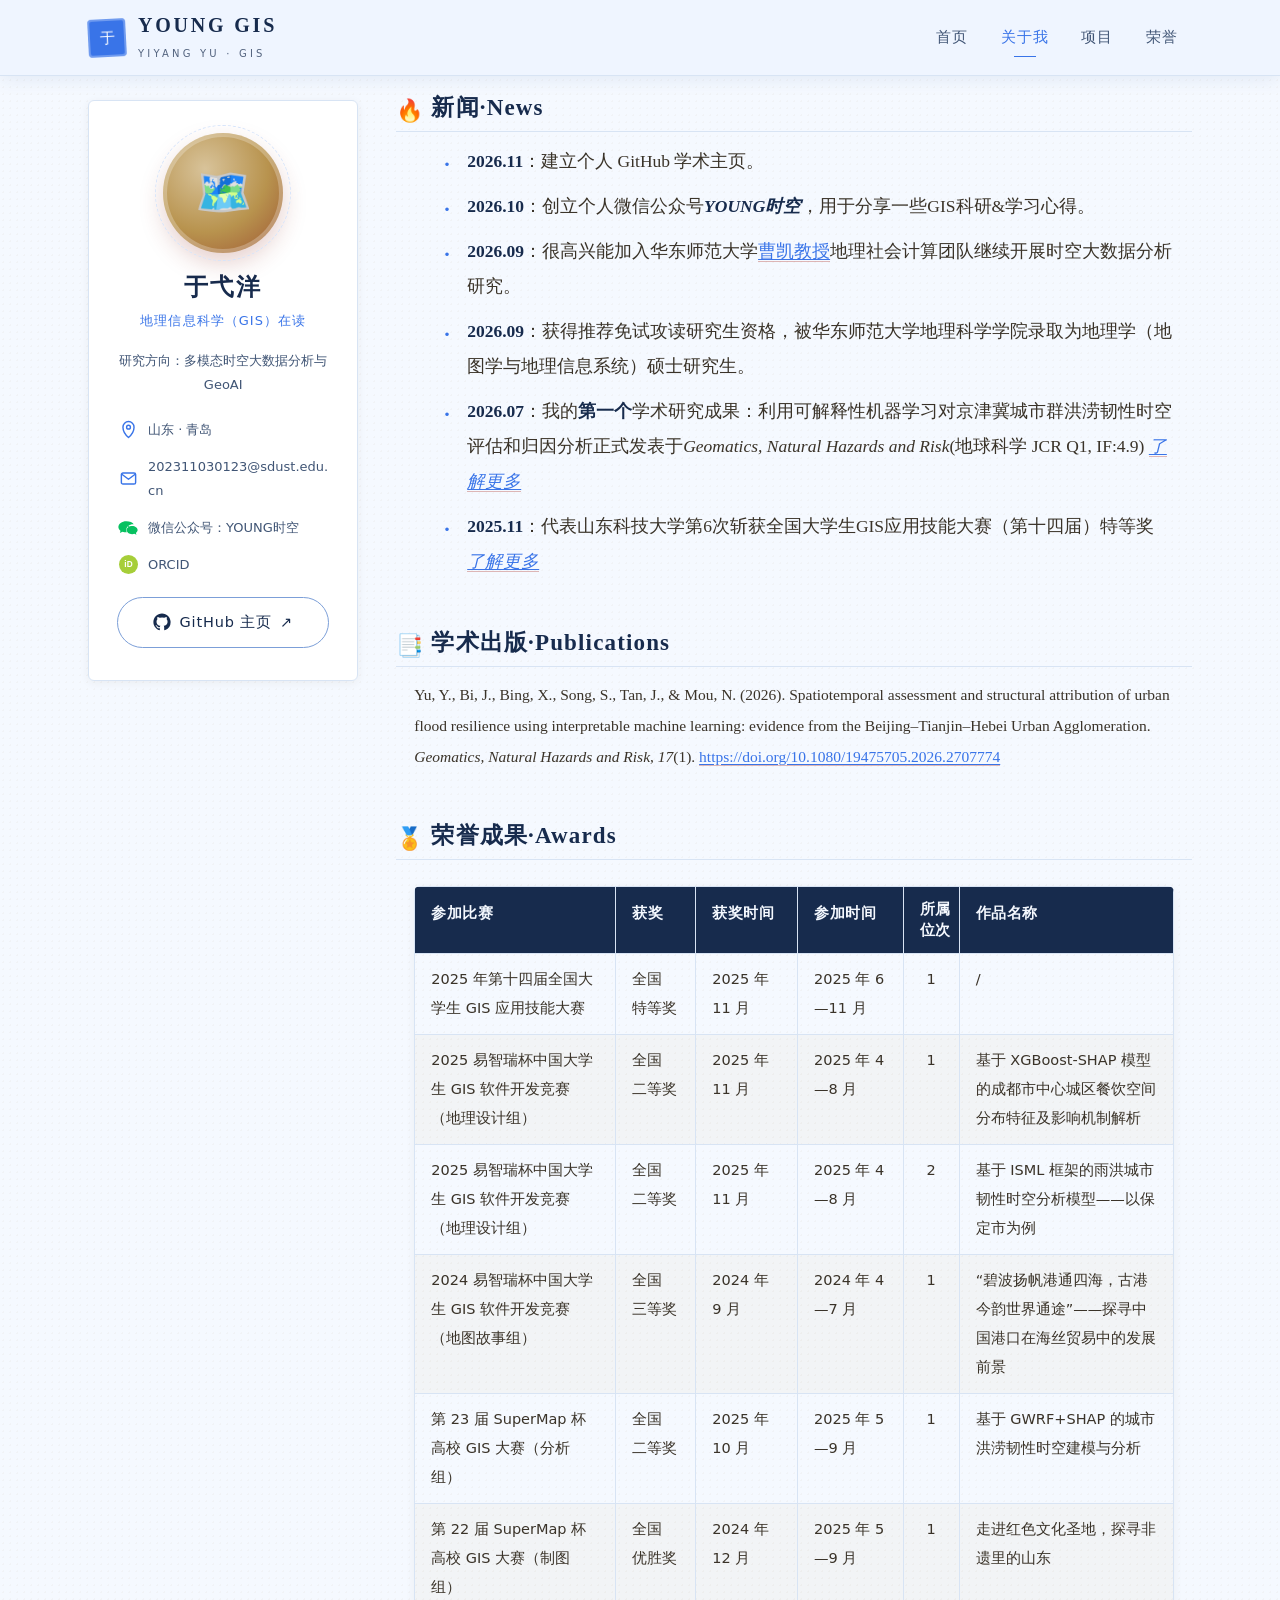
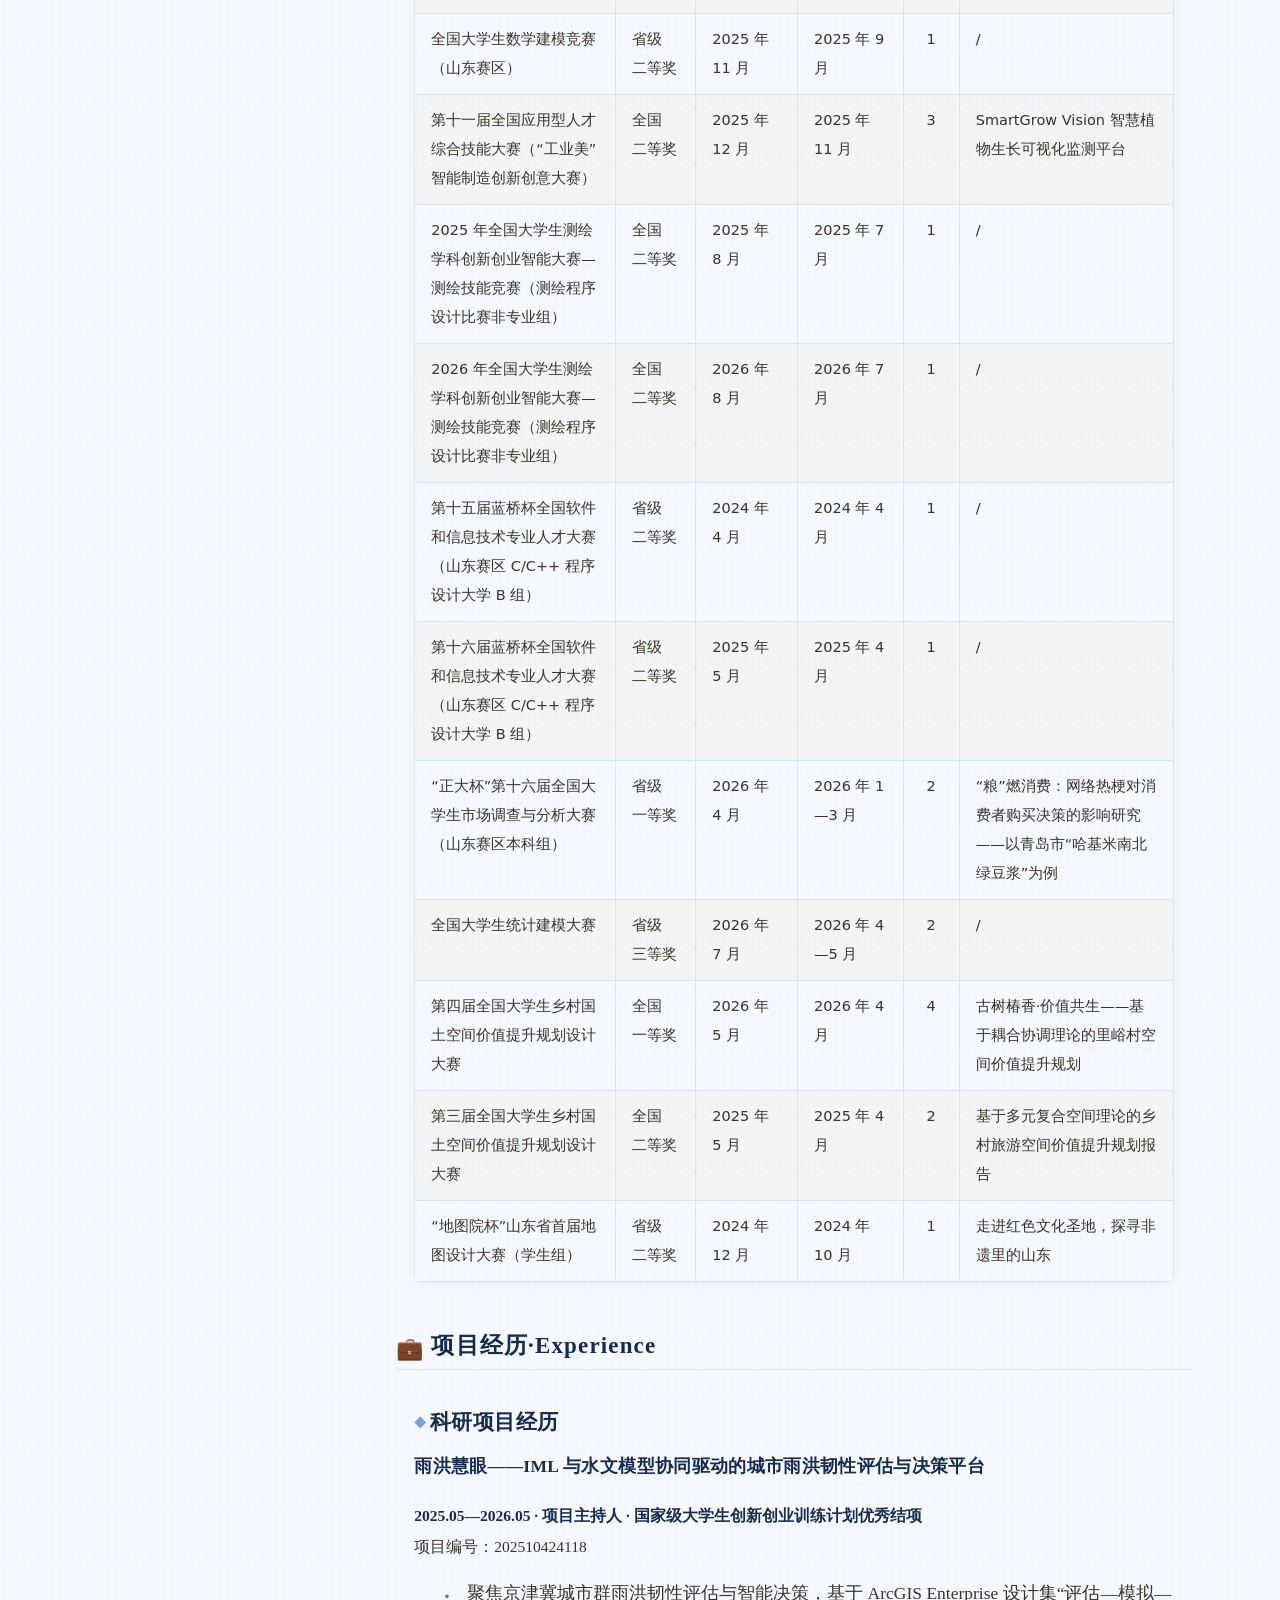
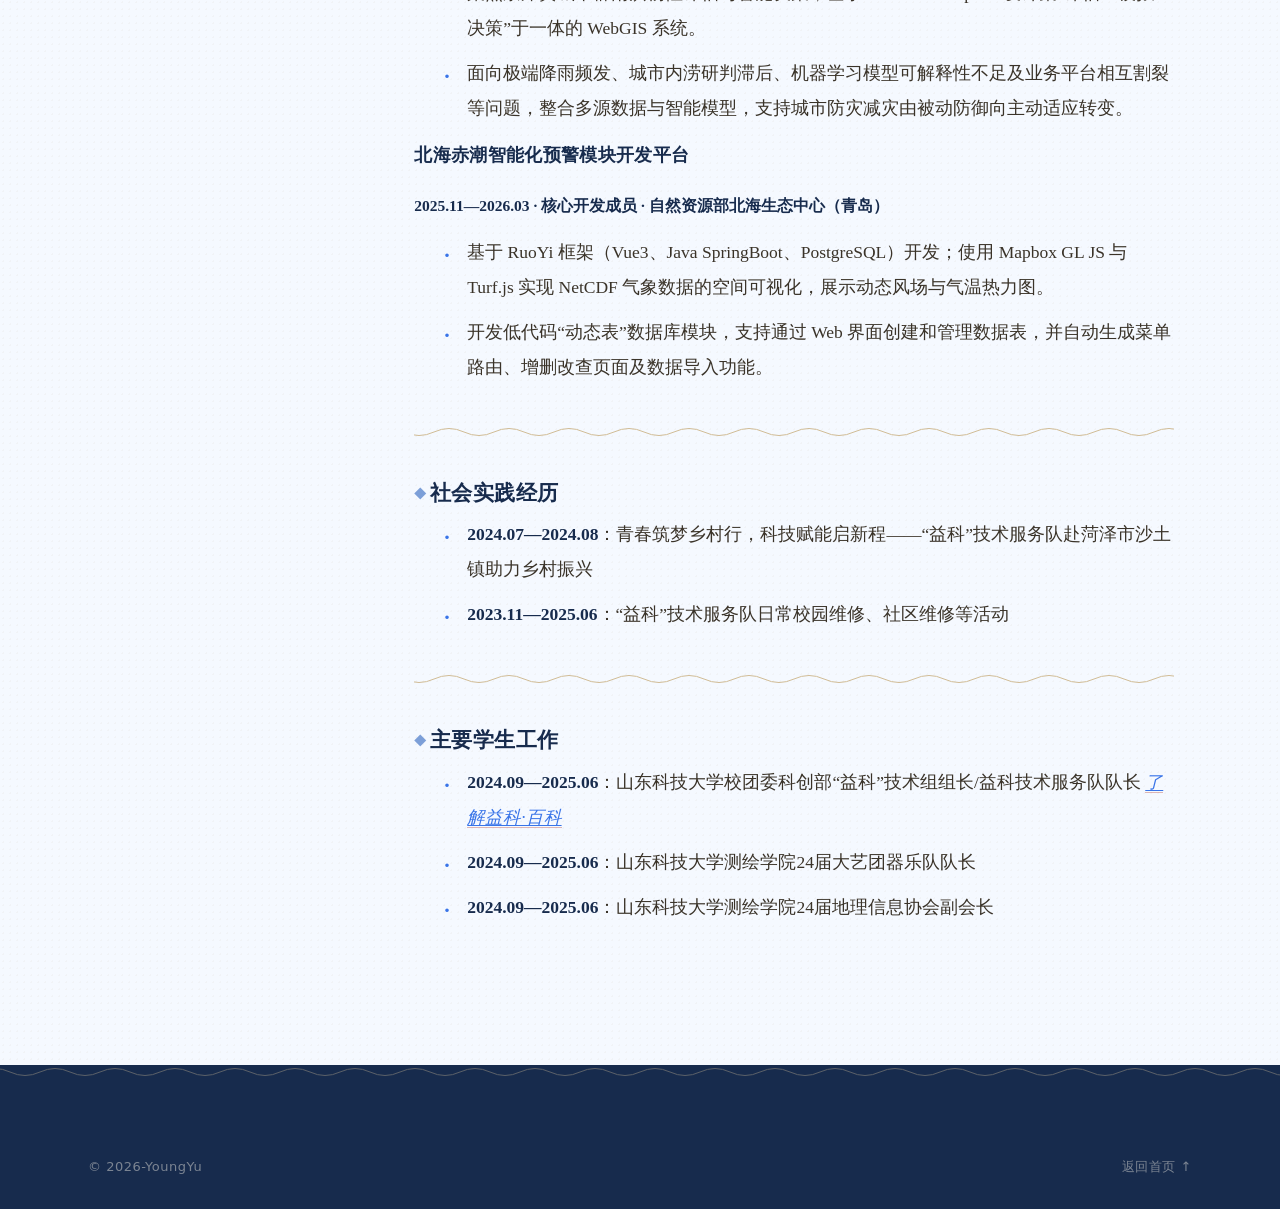
<file: about.html>
<!DOCTYPE html>
<html lang="zh-CN">
<head>
    <meta charset="UTF-8">
    <meta name="viewport" content="width=device-width, initial-scale=1.0">
    <title>关于我·About Me</title>
    <meta name="description" content="于弋洋，山东科技大学GIS专业在读大四学生">
    <link rel="stylesheet" href="css/style.css">
</head>
<body class="nav-solid">
    <nav class="nav">
        <div class="nav-wrap">
            <a class="brand" href="index.html"><span class="seal">于</span><span><span class="brand-name">YOUNG GIS</span><span class="brand-sub">Yiyang Yu · GIS</span></span></a>
            <button class="nav-toggle" aria-label="打开菜单"><span></span><span></span><span></span></button>
            <div class="nav-links"><a href="index.html">首页</a><a href="about.html" class="active">关于我</a><a href="index.html#projects">项目</a><a href="index.html#featured">荣誉</a></div>
        </div>
    </nav>
    <main class="section">
        <div class="container">
            <div class="about-grid about-public-profile">
                <aside class="profile-card reveal">
                    <div class="avatar">🗺️</div>
                    <h2>于弋洋</h2>
                    <div class="role">地理信息科学（GIS）在读</div>
                    <p class="profile-note">研究方向：多模态时空大数据分析与GeoAI</p>
                    <div class="profile-links">
                        <div><span class="profile-icon" aria-hidden="true"><svg viewBox="0 0 24 24"><path d="M12 22s7-6.1 7-13a7 7 0 1 0-14 0c0 6.9 7 13 7 13Z"/><circle cx="12" cy="9" r="2.4"/></svg></span><span>山东 · 青岛</span></div>
                        <a href="mailto:202311030123@sdust.edu.cn"><span class="profile-icon" aria-hidden="true"><svg viewBox="0 0 24 24"><rect x="3" y="5" width="18" height="14" rx="2"/><path d="m4 7 8 6 8-6"/></svg></span><span>202311030123@sdust.edu.cn</span></a>
                        <div><span class="profile-icon wechat-icon" aria-hidden="true"><svg viewBox="0 0 32 24"><path d="M13.5 2C7.2 2 2 5.8 2 10.5c0 2.1 1.2 4 3.1 5.4l-.9 3.2 3.8-1.8c1.6.6 3.5 1 5.5 1h.8a7.7 7.7 0 0 1-.8-3.4c0-4.6 4.5-8.4 10-8.4h.8C22.9 3.8 18.6 2 13.5 2Z"/><circle cx="9" cy="10" r="1"/><circle cx="17" cy="10" r="1"/><path d="M22 9c-4.4 0-8 2.7-8 6s3.6 6 8 6c1.2 0 2.3-.2 3.2-.6l3.1 1.4-.8-2.6c1.5-1.1 2.5-2.5 2.5-4.2 0-3.3-3.6-6-8-6Z"/><circle cx="19.5" cy="14.5" r=".8"/><circle cx="25" cy="14.5" r=".8"/></svg></span><span>微信公众号：YOUNG时空</span></div>
                        <a href="https://orcid.org/0009-0006-3361-9821" target="_blank" rel="noopener"><span class="profile-icon orcid-icon" aria-hidden="true"><svg viewBox="0 0 32 32"><circle cx="16" cy="16" r="16"/><text x="16" y="21" text-anchor="middle">iD</text></svg></span><span>ORCID</span></a>
                    </div>
                    <a class="btn btn--ghost profile-github" href="https://github.com/youngyu1219" target="_blank" rel="noopener"><svg class="github-icon" aria-hidden="true" viewBox="0 0 24 24"><path d="M12 .5C5.65.5.5 5.65.5 12c0 5.08 3.29 9.39 7.86 10.91.58.11.79-.25.79-.56v-2.1c-3.2.7-3.88-1.36-3.88-1.36-.52-1.33-1.28-1.69-1.28-1.69-1.05-.72.08-.71.08-.71 1.16.08 1.77 1.19 1.77 1.19 1.03 1.77 2.7 1.26 3.36.96.1-.75.4-1.26.73-1.55-2.55-.29-5.23-1.28-5.23-5.69 0-1.26.45-2.29 1.19-3.1-.12-.29-.52-1.47.11-3.06 0 0 .97-.31 3.17 1.18a11 11 0 0 1 5.77 0c2.2-1.49 3.16-1.18 3.16-1.18.63 1.59.24 2.77.12 3.06.74.81 1.18 1.84 1.18 3.1 0 4.42-2.69 5.39-5.25 5.68.41.36.77 1.06.77 2.14v3.18c0 .31.21.68.8.56A11.51 11.51 0 0 0 23.5 12C23.5 5.65 18.35.5 12 .5Z"/></svg><span>GitHub 主页</span><span aria-hidden="true">↗</span></a>
                </aside>
                <div class="about-body about-sections">
                    <section class="reveal">
                        <div class="about-section-title"><span>🔥</span><h2>新闻·News</h2></div>
                        <div class="prose content-markdown" id="news-md"></div>
                    </section>
                    <section class="reveal">
                        <div class="about-section-title"><span>📑</span><h2>学术出版·Publications</h2></div>
                        <div class="prose content-markdown" id="publications-md"></div>
                    </section>
                    <section class="reveal">
                        <div class="about-section-title"><span>🏅</span><h2>荣誉成果·Awards</h2></div>
                        <div class="prose content-markdown" id="awards-md"></div>
                    </section>
                    <section class="reveal" id="experience">
                        <div class="about-section-title"><span>💼</span><h2>项目经历·Experience </h2></div>
                        <div class="prose content-markdown" id="experience-md"></div>
                    </section>
                </div>
            </div>
        </div>
    </main>
    <footer class="footer"><div class="container"><div class="footer-bottom"><span>© 2026-YoungYu</span><a href="index.html">返回首页 ↑</a></div></div></footer>
    <script src="js/marked.min.js"></script>
    <script src="js/js-yaml.min.js"></script>
    <script src="js/main.js"></script>
    <script src="js/content-loader.js"></script>
</body>
</html>
</file>
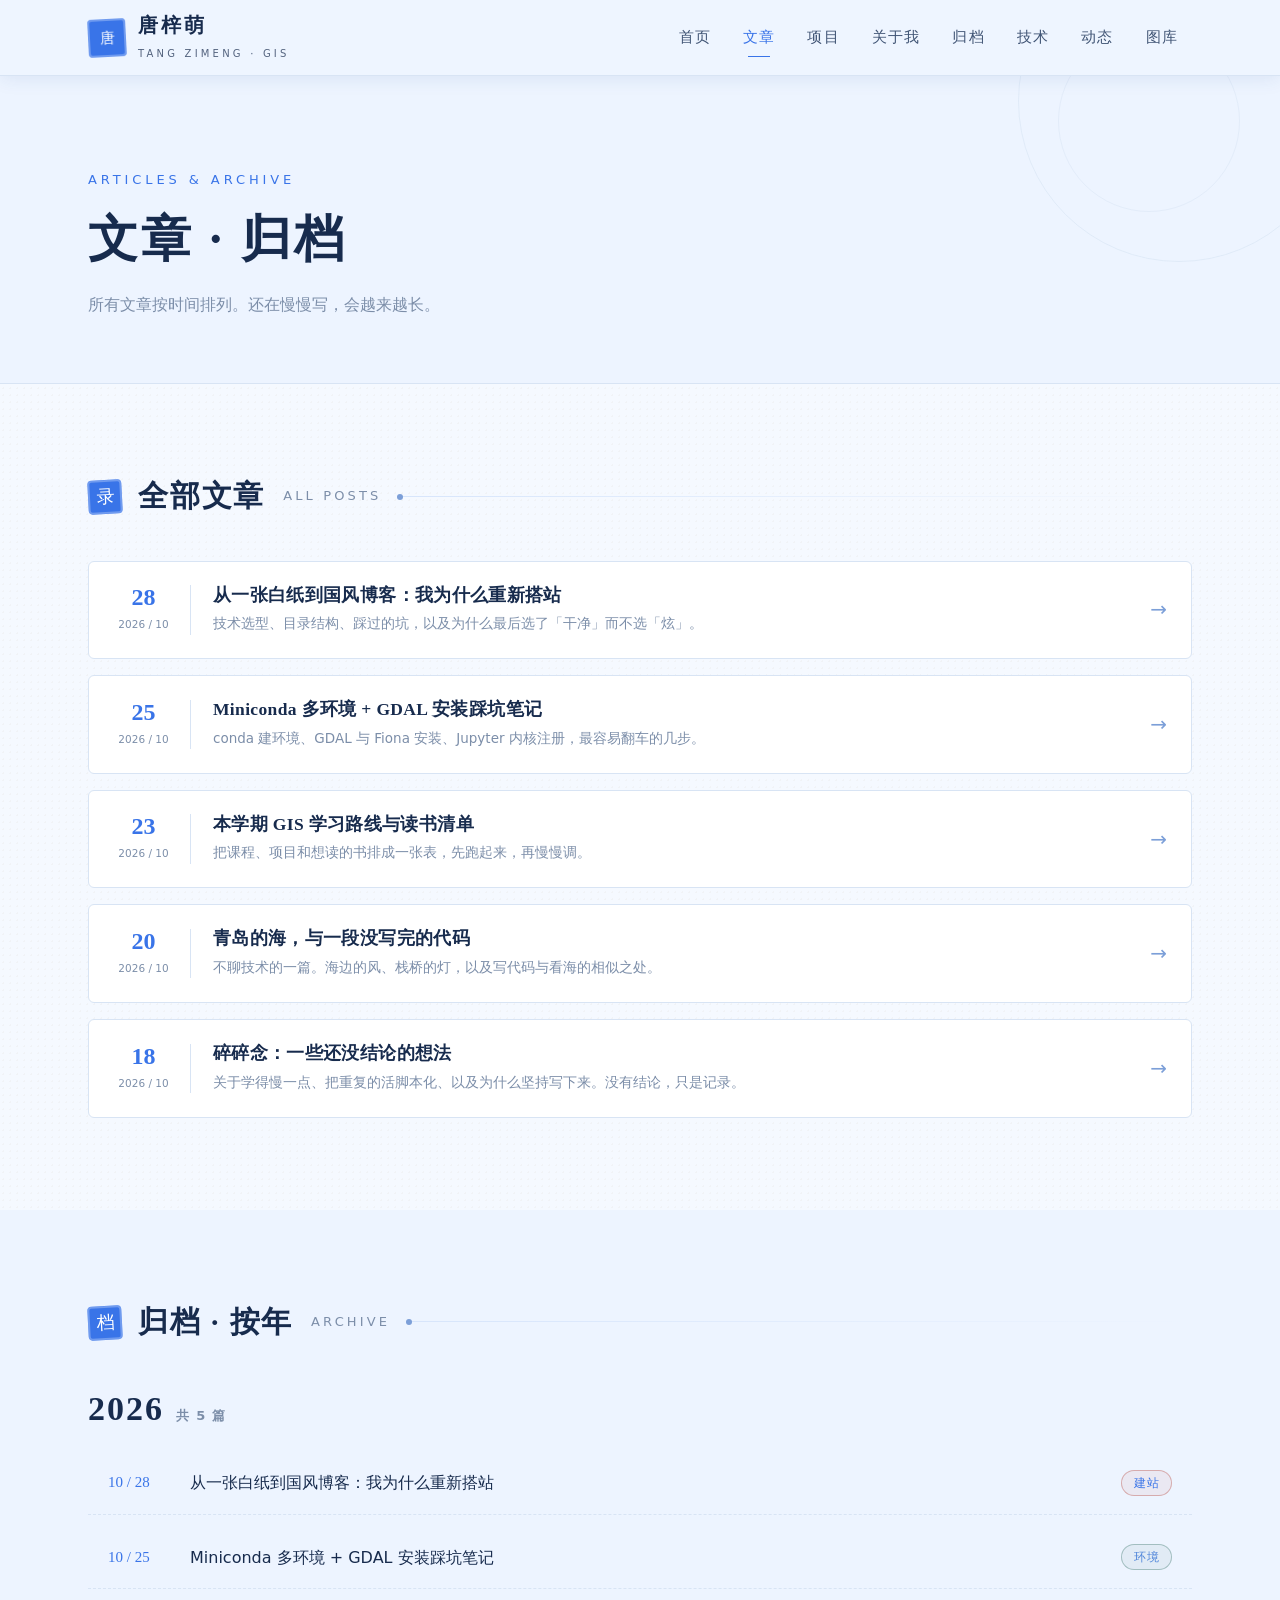
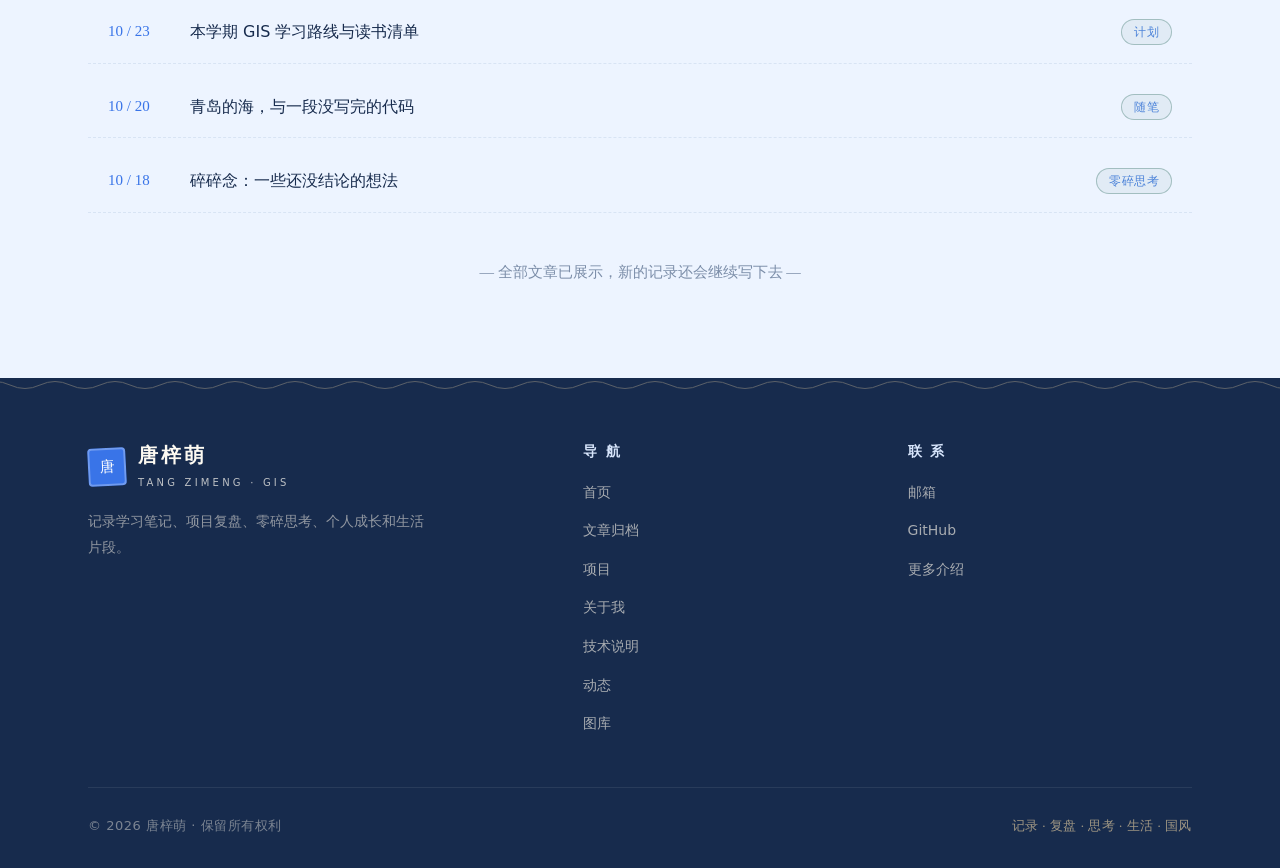
<file: archives.html>
<!DOCTYPE html>
<html lang="zh-CN">
<head>
    <meta charset="UTF-8">
    <meta name="viewport" content="width=device-width, initial-scale=1.0">
    <title>文章 · 归档 · 唐梓萌</title>
    <meta name="description" content="唐梓萌博客的全部文章与按时间归档。">
    <link rel="stylesheet" href="css/style.css">
</head>
<body class="nav-solid">

    <nav class="nav">
        <div class="nav-wrap">
            <a class="brand" href="index.html">
                <span class="seal">唐</span>
                <span>
                    <span class="brand-name">唐梓萌</span>
                    <span class="brand-sub">Tang Zimeng · GIS</span>
                </span>
            </a>
            <button class="nav-toggle" aria-label="打开菜单">
                <span></span><span></span><span></span>
            </button>
            <div class="nav-links">
                <a href="index.html">首页</a>
                <a href="archives.html">文章</a>
                <a href="projects.html">项目</a>
                <a href="about.html">关于我</a>
                <a href="archives.html#timeline">归档</a>
                <a href="tech.html">技术</a>
                <a href="moments.html">动态</a>
                <a href="gallery.html">图库</a>
            </div>
        </div>
    </nav>

    <header class="page-hero">
        <div class="container">
            <div class="eyebrow">Articles &amp; Archive</div>
            <h1>文章 · 归档</h1>
            <p>所有文章按时间排列。还在慢慢写，会越来越长。</p>
        </div>
    </header>

    <!-- 全部文章 -->
    <section class="section" id="all">
        <div class="container">
            <div class="sec-head reveal">
                <span class="seal">录</span>
                <h2>全部文章</h2>
                <span class="sec-sub">All Posts</span>
                <span class="line"></span>
            </div>

            <div class="grid" style="gap:16px">
                <a class="post-row reveal d1" href="posts/build-log.html">
                    <div class="date-box"><div class="d">28</div><div class="ym">2026 / 10</div></div>
                    <div class="info">
                        <h3>从一张白纸到国风博客：我为什么重新搭站</h3>
                        <p>技术选型、目录结构、踩过的坑，以及为什么最后选了「干净」而不选「炫」。</p>
                    </div>
                    <span class="arrow">→</span>
                </a>

                <a class="post-row reveal d2" href="posts/env-config.html">
                    <div class="date-box"><div class="d">25</div><div class="ym">2026 / 10</div></div>
                    <div class="info">
                        <h3>Miniconda 多环境 + GDAL 安装踩坑笔记</h3>
                        <p>conda 建环境、GDAL 与 Fiona 安装、Jupyter 内核注册，最容易翻车的几步。</p>
                    </div>
                    <span class="arrow">→</span>
                </a>

                <a class="post-row reveal d3" href="posts/study-plan.html">
                    <div class="date-box"><div class="d">23</div><div class="ym">2026 / 10</div></div>
                    <div class="info">
                        <h3>本学期 GIS 学习路线与读书清单</h3>
                        <p>把课程、项目和想读的书排成一张表，先跑起来，再慢慢调。</p>
                    </div>
                    <span class="arrow">→</span>
                </a>

                <a class="post-row reveal d1" href="posts/essay.html">
                    <div class="date-box"><div class="d">20</div><div class="ym">2026 / 10</div></div>
                    <div class="info">
                        <h3>青岛的海，与一段没写完的代码</h3>
                        <p>不聊技术的一篇。海边的风、栈桥的灯，以及写代码与看海的相似之处。</p>
                    </div>
                    <span class="arrow">→</span>
                </a>

                <a class="post-row reveal d2" href="posts/test.html">
                    <div class="date-box"><div class="d">18</div><div class="ym">2026 / 10</div></div>
                    <div class="info">
                        <h3>碎碎念：一些还没结论的想法</h3>
                        <p>关于学得慢一点、把重复的活脚本化、以及为什么坚持写下来。没有结论，只是记录。</p>
                    </div>
                    <span class="arrow">→</span>
                </a>
            </div>
        </div>
    </section>

    <!-- 归档时间线 -->
    <section class="section section--paper2" id="timeline">
        <div class="container">
            <div class="sec-head reveal">
                <span class="seal">档</span>
                <h2>归档 · 按年</h2>
                <span class="sec-sub">Archive</span>
                <span class="line"></span>
            </div>

            <div class="archive-year reveal">
                <h2>2026 <small>共 5 篇</small></h2>
                <div class="archive-list">
                    <a class="archive-item" href="posts/build-log.html">
                        <span class="a-date">10 / 28</span>
                        <span class="a-title">从一张白纸到国风博客：我为什么重新搭站</span>
                        <span class="a-cat tag tag--red">建站</span>
                    </a>
                    <a class="archive-item" href="posts/env-config.html">
                        <span class="a-date">10 / 25</span>
                        <span class="a-title">Miniconda 多环境 + GDAL 安装踩坑笔记</span>
                        <span class="a-cat tag">环境</span>
                    </a>
                    <a class="archive-item" href="posts/study-plan.html">
                        <span class="a-date">10 / 23</span>
                        <span class="a-title">本学期 GIS 学习路线与读书清单</span>
                        <span class="a-cat tag">计划</span>
                    </a>
                    <a class="archive-item" href="posts/essay.html">
                        <span class="a-date">10 / 20</span>
                        <span class="a-title">青岛的海，与一段没写完的代码</span>
                        <span class="a-cat tag">随笔</span>
                    </a>
                    <a class="archive-item" href="posts/test.html">
                        <span class="a-date">10 / 18</span>
                        <span class="a-title">碎碎念：一些还没结论的想法</span>
                        <span class="a-cat tag">零碎思考</span>
                    </a>
                </div>
            </div>

            <p class="reveal" style="text-align:center;color:var(--ink-faint);font-family:var(--font-serif);font-size:14.5px;margin-top:10px">
                — 全部文章已展示，新的记录还会继续写下去 —
            </p>
        </div>
    </section>

    <footer class="footer">
        <div class="container">
            <div class="footer-top">
                <div class="footer-brand">
                    <a class="brand" href="index.html">
                        <span class="seal">唐</span>
                        <span>
                            <span class="brand-name">唐梓萌</span>
                            <span class="brand-sub">Tang Zimeng · GIS</span>
                        </span>
                    </a>
                    <p>记录学习笔记、项目复盘、零碎思考、个人成长和生活片段。</p>
                </div>
                <div class="footer-col">
                    <h4>导 航</h4>
                    <ul>
                        <li><a href="index.html">首页</a></li>
                        <li><a href="archives.html">文章归档</a></li>
                        <li><a href="projects.html">项目</a></li>
                        <li><a href="about.html">关于我</a></li>
                        <li><a href="tech.html">技术说明</a></li>
                        <li><a href="moments.html">动态</a></li>
                        <li><a href="gallery.html">图库</a></li>
                    </ul>
                </div>
                <div class="footer-col">
                    <h4>联 系</h4>
                    <ul>
                        <li><a href="mailto:tangzimeng@sdust.edu.cn">邮箱</a></li>
                        <li><a href="https://github.com/" target="_blank" rel="noopener">GitHub</a></li>
                        <li><a href="about.html">更多介绍</a></li>
                    </ul>
                </div>
            </div>
            <div class="footer-bottom">
                <span>© 2026 唐梓萌 · 保留所有权利</span>
                <span class="kai">记录 · 复盘 · 思考 · 生活 · 国风</span>
            </div>
        </div>
    </footer>

    <script src="js/main.js"></script>
</body>
</html>
</file>
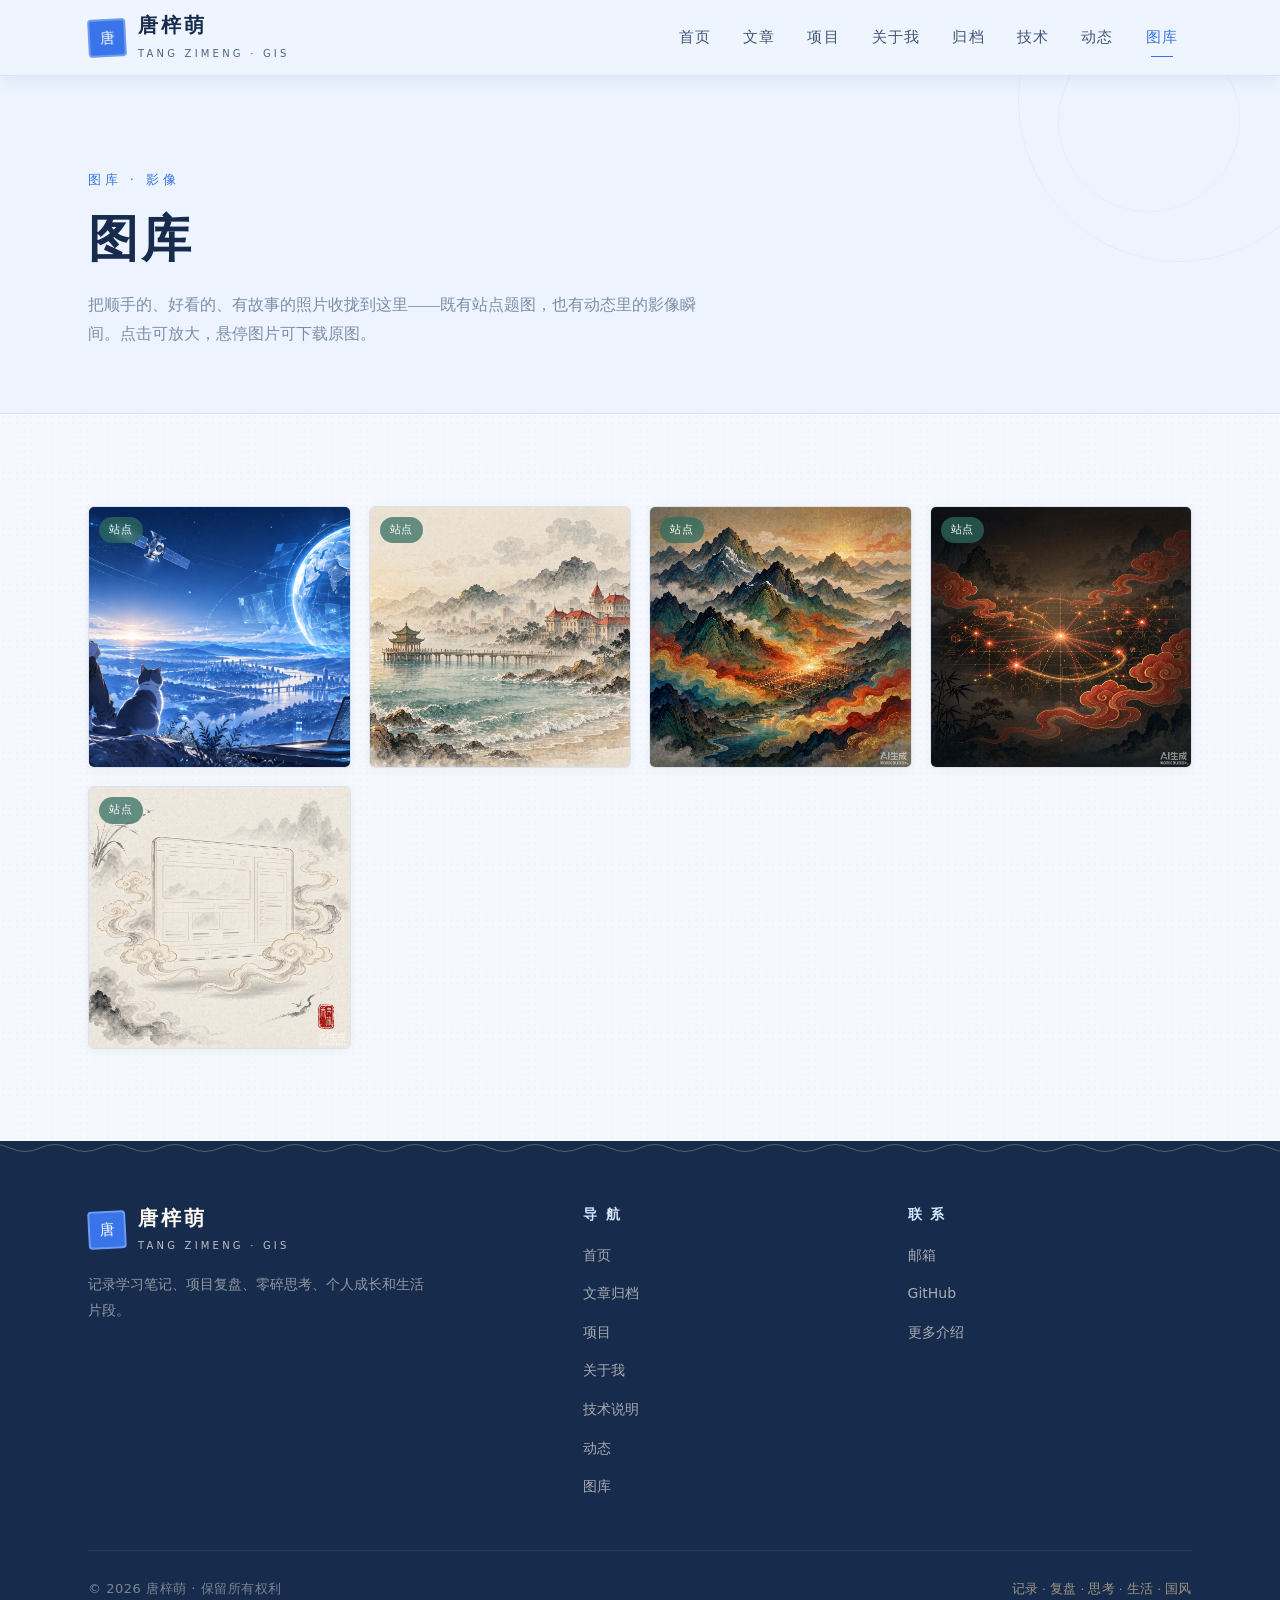
<file: gallery.html>
<!DOCTYPE html>
<html lang="zh-CN">
<head>
    <meta charset="UTF-8">
    <meta name="viewport" content="width=device-width, initial-scale=1.0">
    <title>图库 | 唐梓萌</title>
    <meta name="description" content="唐梓萌的图库：站点题图与动态里上传的影像，按网格陈列，点击可放大。">
    <link rel="stylesheet" href="css/style.css">
</head>
<body class="nav-solid">

    <!-- 导航 -->
    <nav class="nav">
        <div class="nav-wrap">
            <a class="brand" href="index.html">
                <span class="seal">唐</span>
                <span>
                    <span class="brand-name">唐梓萌</span>
                    <span class="brand-sub">Tang Zimeng · GIS</span>
                </span>
            </a>
            <button class="nav-toggle" aria-label="打开菜单">
                <span></span><span></span><span></span>
            </button>
            <div class="nav-links">
                <a href="index.html">首页</a>
                <a href="archives.html">文章</a>
                <a href="projects.html">项目</a>
                <a href="about.html">关于我</a>
                <a href="archives.html#timeline">归档</a>
                <a href="tech.html">技术</a>
                <a href="moments.html">动态</a>
                <a href="gallery.html" class="active">图库</a>
            </div>
        </div>
    </nav>

    <!-- 页头 -->
    <header class="page-hero">
        <div class="container">
            <div class="eyebrow">图库 · 影像</div>
            <h1>图库</h1>
            <p>把顺手的、好看的、有故事的照片收拢到这里——既有站点题图，也有动态里的影像瞬间。点击可放大，悬停图片可下载原图。</p>
        </div>
    </header>

    <!-- 主体 -->
    <main class="section">
        <div class="container">
            <div class="notice" id="notice" style="display:none">
                <span class="ico">⚠</span>
                <span>静态图库：图片来自站点本地资源，可直接打开浏览。</span>
            </div>
            <div class="gallery-grid" id="grid"></div>
        </div>
    </main>

    <!-- 页脚 -->
    <footer class="footer">
        <div class="container">
            <div class="footer-top">
                <div class="footer-brand">
                    <a class="brand" href="index.html">
                        <span class="seal">唐</span>
                        <span>
                            <span class="brand-name">唐梓萌</span>
                            <span class="brand-sub">Tang Zimeng · GIS</span>
                        </span>
                    </a>
                    <p>记录学习笔记、项目复盘、零碎思考、个人成长和生活片段。</p>
                </div>
                <div class="footer-col">
                    <h4>导 航</h4>
                    <ul>
                        <li><a href="index.html">首页</a></li>
                        <li><a href="archives.html">文章归档</a></li>
                        <li><a href="projects.html">项目</a></li>
                        <li><a href="about.html">关于我</a></li>
                        <li><a href="tech.html">技术说明</a></li>
                        <li><a href="moments.html">动态</a></li>
                        <li><a href="gallery.html">图库</a></li>
                    </ul>
                </div>
                <div class="footer-col">
                    <h4>联 系</h4>
                    <ul>
                        <li><a href="mailto:tangzimeng@sdust.edu.cn">邮箱</a></li>
                        <li><a href="https://github.com/" target="_blank" rel="noopener">GitHub</a></li>
                        <li><a href="about.html">更多介绍</a></li>
                    </ul>
                </div>
            </div>
            <div class="footer-bottom">
                <span>© 2026 唐梓萌 · 保留所有权利</span>
                <span class="kai">记录 · 复盘 · 思考 · 生活 · 国风</span>
            </div>
        </div>
    </footer>

    <!-- 灯箱 -->
    <div class="lightbox" id="lightbox">
        <button class="lb-close" id="lbClose" aria-label="关闭">×</button>
        <a class="lb-dl" id="lbDl" href="#" download>⬇ 下载原图</a>
        <img id="lbImg" alt="放大查看">
        <div class="lb-cap" id="lbCap"></div>
    </div>

    <script src="js/main.js"></script>
    <script>
    (function () {
        var grid = document.getElementById('grid');
        var notice = document.getElementById('notice');
        var lb = document.getElementById('lightbox');
        var lbImg = document.getElementById('lbImg');
        var lbCap = document.getElementById('lbCap');
        var lbClose = document.getElementById('lbClose');

        function esc(s) {
            return (s || '').replace(/[&<>"']/g, function (c) {
                return { '&': '&amp;', '<': '&lt;', '>': '&gt;', '"': '&quot;', "'": '&#39;' }[c];
            });
        }

        function fname(path) { return (path || 'image').split('/').pop() || 'image'; }

        Promise.resolve({ images: [
            { path: 'img/hero-home.png', title: '水墨山河 · 首页题图', source: 'site', author: '唐梓萌' },
            { path: 'img/essay-qingdao.png', title: '青岛海岸 · 随笔配图', source: 'site', author: '唐梓萌' },
            { path: 'img/project-landsat.png', title: 'Landsat 地表温度反演', source: 'site', author: '唐梓萌' },
            { path: 'img/project-postgis.png', title: 'PostGIS 空间数据库建库', source: 'site', author: '唐梓萌' },
            { path: 'img/project-blog.png', title: '个人博客搭建记录', source: 'site', author: '唐梓萌' }
        ] }).then(function (data) {
            var imgs = data.images || [];
            if (!imgs.length) {
                grid.innerHTML = '<p style="color:var(--ink-faint)">图库还是空的。</p>';
                return;
            }
            imgs.forEach(function (it) {
                var item = document.createElement('div');
                item.className = 'gallery-item reveal';
                var badge = it.source === 'site'
                    ? '<span class="src-badge site">站点</span>'
                    : '<span class="src-badge moment">动态</span>';
                item.innerHTML = badge +
                    '<img src="' + esc(it.path) + '" alt="' + esc(it.title) + '" loading="lazy">' +
                    '<a class="dl-btn" href="' + esc(it.path) + '" download="' + esc(fname(it.path)) + '">⬇ 下载</a>' +
                    '<div class="gallery-cap">' + esc(it.title) +
                        '<span class="g-author">' + esc(it.author || '') + '</span></div>';
                item.querySelector('.dl-btn').addEventListener('click', function (e) {
                    e.stopPropagation();
                });
                item.addEventListener('click', function () {
                    lbImg.src = it.path;
                    lbDl.href = it.path;
                    lbDl.setAttribute('download', fname(it.path));
                    lbCap.textContent = (it.title || '') + (it.author ? ' · ' + it.author : '');
                    lb.classList.add('show');
                });
                grid.appendChild(item);
            });
            setTimeout(function () {
                grid.querySelectorAll('.reveal').forEach(function (e) { e.classList.add('in'); });
            }, 60);
        });

        function closeLb() { lb.classList.remove('show'); lbImg.src = ''; }
        lbClose.addEventListener('click', closeLb);
        lb.addEventListener('click', function (e) { if (e.target === lb) closeLb(); });
        document.addEventListener('keydown', function (e) { if (e.key === 'Escape') closeLb(); });
    })();
    </script>
</body>
</html>
</file>
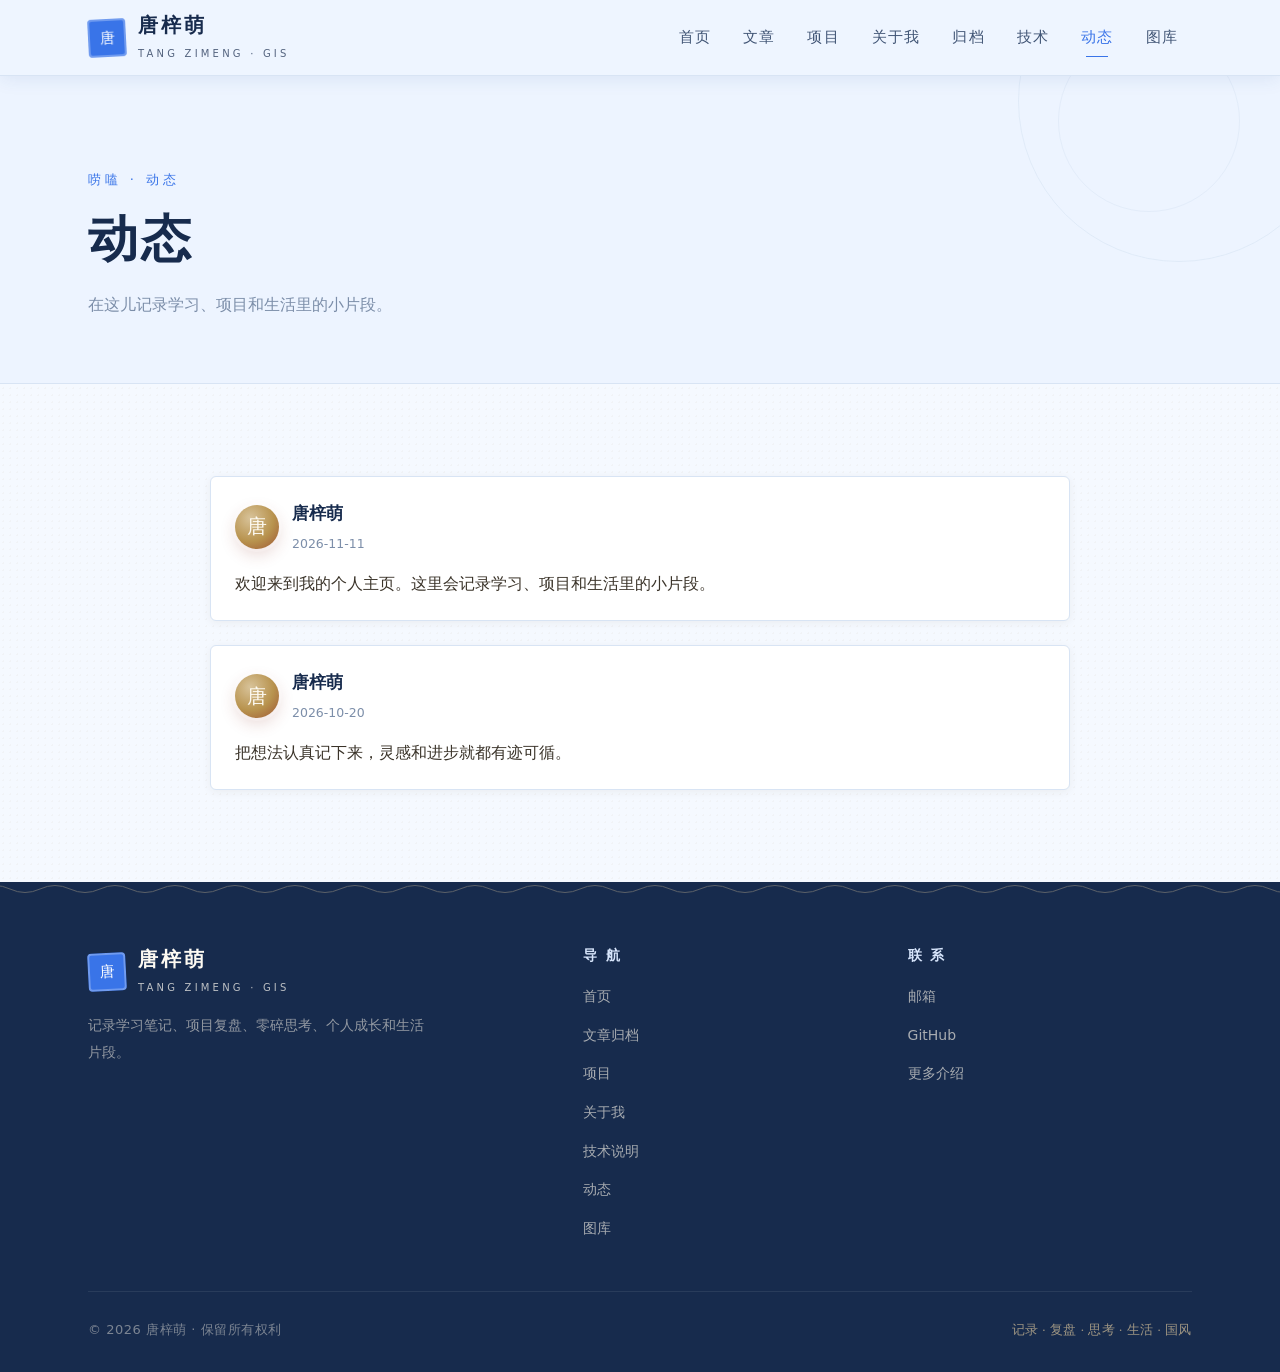
<file: moments.html>
<!DOCTYPE html>
<html lang="zh-CN">
<head>
    <meta charset="UTF-8">
    <meta name="viewport" content="width=device-width, initial-scale=1.0">
    <title>动态 · 唠嗑 | 唐梓萌</title>
    <meta name="description" content="唐梓萌的动态（朋友圈）：随手拍、零碎思考，也欢迎你留言、点赞、接话。">
    <link rel="stylesheet" href="css/style.css">
</head>
<body class="nav-solid">

    <!-- 导航 -->
    <nav class="nav">
        <div class="nav-wrap">
            <a class="brand" href="index.html">
                <span class="seal">唐</span>
                <span>
                    <span class="brand-name">唐梓萌</span>
                    <span class="brand-sub">Tang Zimeng · GIS</span>
                </span>
            </a>
            <button class="nav-toggle" aria-label="打开菜单">
                <span></span><span></span><span></span>
            </button>
            <div class="nav-links">
                <a href="index.html">首页</a>
                <a href="archives.html">文章</a>
                <a href="projects.html">项目</a>
                <a href="about.html">关于我</a>
                <a href="archives.html#timeline">归档</a>
                <a href="tech.html">技术</a>
                <a href="moments.html" class="active">动态</a>
                <a href="gallery.html">图库</a>
            </div>
        </div>
    </nav>

    <!-- 页头 -->
    <header class="page-hero">
        <div class="container">
            <div class="eyebrow">唠嗑 · 动态</div>
            <h1>动态</h1>
            <p>在这儿记录学习、项目和生活里的小片段。</p>
        </div>
    </header>

    <!-- 主体 -->
    <main class="section">
        <div class="container">
            <div class="narrow">
                <div class="notice" id="notice" style="display:none">
                    <span class="ico">⚠</span>
                    <span>这里收录个人动态与生活记录。</span>
                </div>

                <!-- 管理员操作条（未登录时显示） -->
                <div class="admin-bar" id="adminBar" style="display:none">
                    <span class="admin-tip">✍️ 动态仅博主可发布，访客可以评论和点赞。</span>
                    <button class="admin-login-btn" id="loginBtn" type="button">管理员登录</button>
                </div>

                <!-- 发布框（仅管理员登录后可见） -->
                <div class="composer reveal" id="composer" style="display:none">
                    <div class="composer-top">
                        <div class="m-avatar" id="meAvatar">唐</div>
                        <div class="composer-main">
                            <textarea id="momentText" placeholder="此刻在想什么？写点什么吧……"></textarea>
                            <div class="img-preview" id="imgPreview">
                                <button class="rm" id="imgRemove" type="button" aria-label="移除图片">×</button>
                                <img id="imgPreviewImg" alt="预览">
                            </div>
                        </div>
                    </div>
                    <div class="composer-foot">
                        <label class="img-btn">🖼 图片<input type="file" id="imgInput" accept="image/*"></label>
                        <div class="nick">昵称 <input type="text" id="nick" maxlength="20" placeholder="匿名"></div>
                        <button class="publish" id="publishBtn" type="button">发 布</button>
                        <button class="logout-btn" id="logoutBtn" type="button">退出登录</button>
                    </div>
                </div>

                <!-- 信息流 -->
                <div class="feed" id="feed"></div>
            </div>
        </div>
    </main>

    <!-- 管理员登录弹窗 -->
    <div class="modal-mask" id="loginModal">
        <div class="modal-box">
            <h3>管理员登录</h3>
            <p>动态仅博主本人可发布，请输入管理密码。</p>
            <input type="password" id="loginPw" placeholder="管理密码" autocomplete="current-password">
            <div class="modal-err" id="loginErr"></div>
            <div class="modal-btns">
                <button type="button" class="mb-cancel" id="loginCancel">取消</button>
                <button type="button" class="mb-ok" id="loginOk">登 录</button>
            </div>
        </div>
    </div>

    <!-- 页脚 -->
    <footer class="footer">
        <div class="container">
            <div class="footer-top">
                <div class="footer-brand">
                    <a class="brand" href="index.html">
                        <span class="seal">唐</span>
                        <span>
                            <span class="brand-name">唐梓萌</span>
                            <span class="brand-sub">Tang Zimeng · GIS</span>
                        </span>
                    </a>
                    <p>记录学习笔记、项目复盘、零碎思考、个人成长和生活片段。</p>
                </div>
                <div class="footer-col">
                    <h4>导 航</h4>
                    <ul>
                        <li><a href="index.html">首页</a></li>
                        <li><a href="archives.html">文章归档</a></li>
                        <li><a href="projects.html">项目</a></li>
                        <li><a href="about.html">关于我</a></li>
                        <li><a href="tech.html">技术说明</a></li>
                        <li><a href="moments.html">动态</a></li>
                        <li><a href="gallery.html">图库</a></li>
                    </ul>
                </div>
                <div class="footer-col">
                    <h4>联 系</h4>
                    <ul>
                        <li><a href="mailto:tangzimeng@sdust.edu.cn">邮箱</a></li>
                        <li><a href="https://github.com/" target="_blank" rel="noopener">GitHub</a></li>
                        <li><a href="about.html">更多介绍</a></li>
                    </ul>
                </div>
            </div>
            <div class="footer-bottom">
                <span>© 2026 唐梓萌 · 保留所有权利</span>
                <span class="kai">记录 · 复盘 · 思考 · 生活 · 国风</span>
            </div>
        </div>
    </footer>

    <script src="js/main.js"></script>
    <script src="js/moments-static.js"></script>
</body>
</html>
</file>
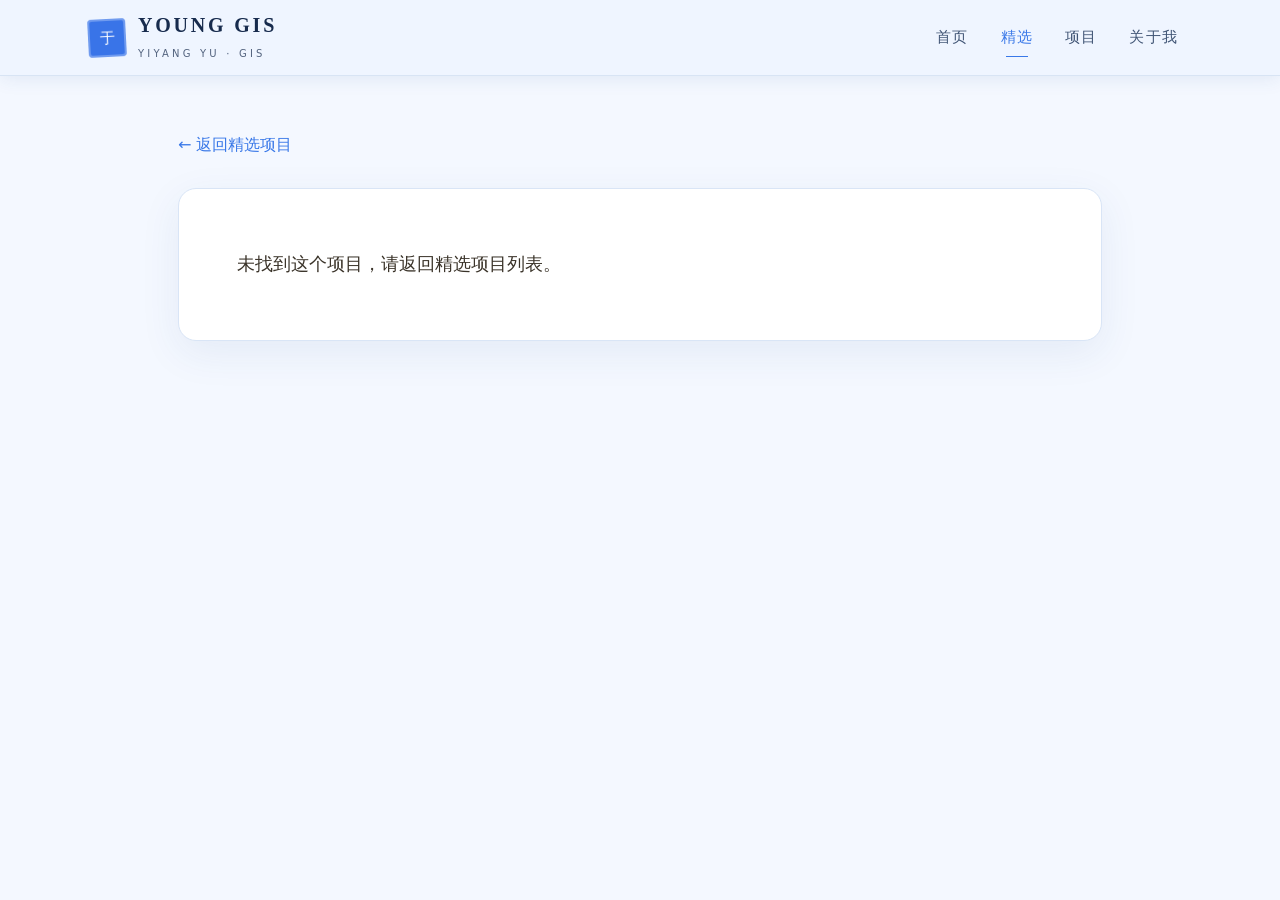
<file: project.html>
<!DOCTYPE html>
<html lang="zh-CN">
<head>
  <meta charset="UTF-8"><meta name="viewport" content="width=device-width, initial-scale=1.0">
  <meta name="description" content="于弋洋的项目介绍"><title>项目详情 · YOUNG GIS</title>
  <link rel="stylesheet" href="css/style.css">
  <style>
    .project-detail { min-height:100vh; padding:130px 0 90px; background:var(--paper2,#f4f8ff); }
    .project-detail .container { max-width:980px; }
    .project-back { display:inline-flex; margin-bottom:28px; color:var(--blue,#3978e8); text-decoration:none; }
    .project-article { padding:clamp(24px,5vw,58px); background:#fff; border:1px solid #d9e5f6; border-radius:18px; box-shadow:0 12px 40px rgba(37,82,145,.08); }
    .project-article .prose { max-width:none; }
    .project-error { color:#667085; }
    .project-article img { max-width:100%; height:auto; border-radius:12px; }
    .project-cover { width:100%; max-height:430px; object-fit:cover; border-radius:14px; margin-bottom:30px; }
    .nav.solid .nav-links a.active, .nav.solid .nav-links a:hover { color:#3978e8; }
    .nav.solid .nav-links a::after { background:#3978e8; }
  </style>
</head>
<body class="nav-solid">
  <nav class="nav solid"><div class="nav-wrap">
    <a class="brand" href="index.html"><span class="seal">于</span><span><span class="brand-name">YOUNG GIS</span><span class="brand-sub">Yiyang Yu · GIS</span></span></a>
    <button class="nav-toggle" aria-label="打开菜单"><span></span><span></span><span></span></button>
    <div class="nav-links"><a href="index.html">首页</a><a href="index.html#featured" class="active">精选</a><a href="index.html#projects">项目</a><a href="about.html">关于我</a></div>
  </div></nav>
  <main class="project-detail"><div class="container">
    <a class="project-back" href="index.html#featured">← 返回精选项目</a>
    <article class="project-article"><div id="project-content" class="prose"><p class="project-error">正在读取项目内容…</p></div></article>
  </div></main>
  <script src="js/marked.min.js"></script><script src="js/project-detail.js"></script>
</body>
</html>
</file>
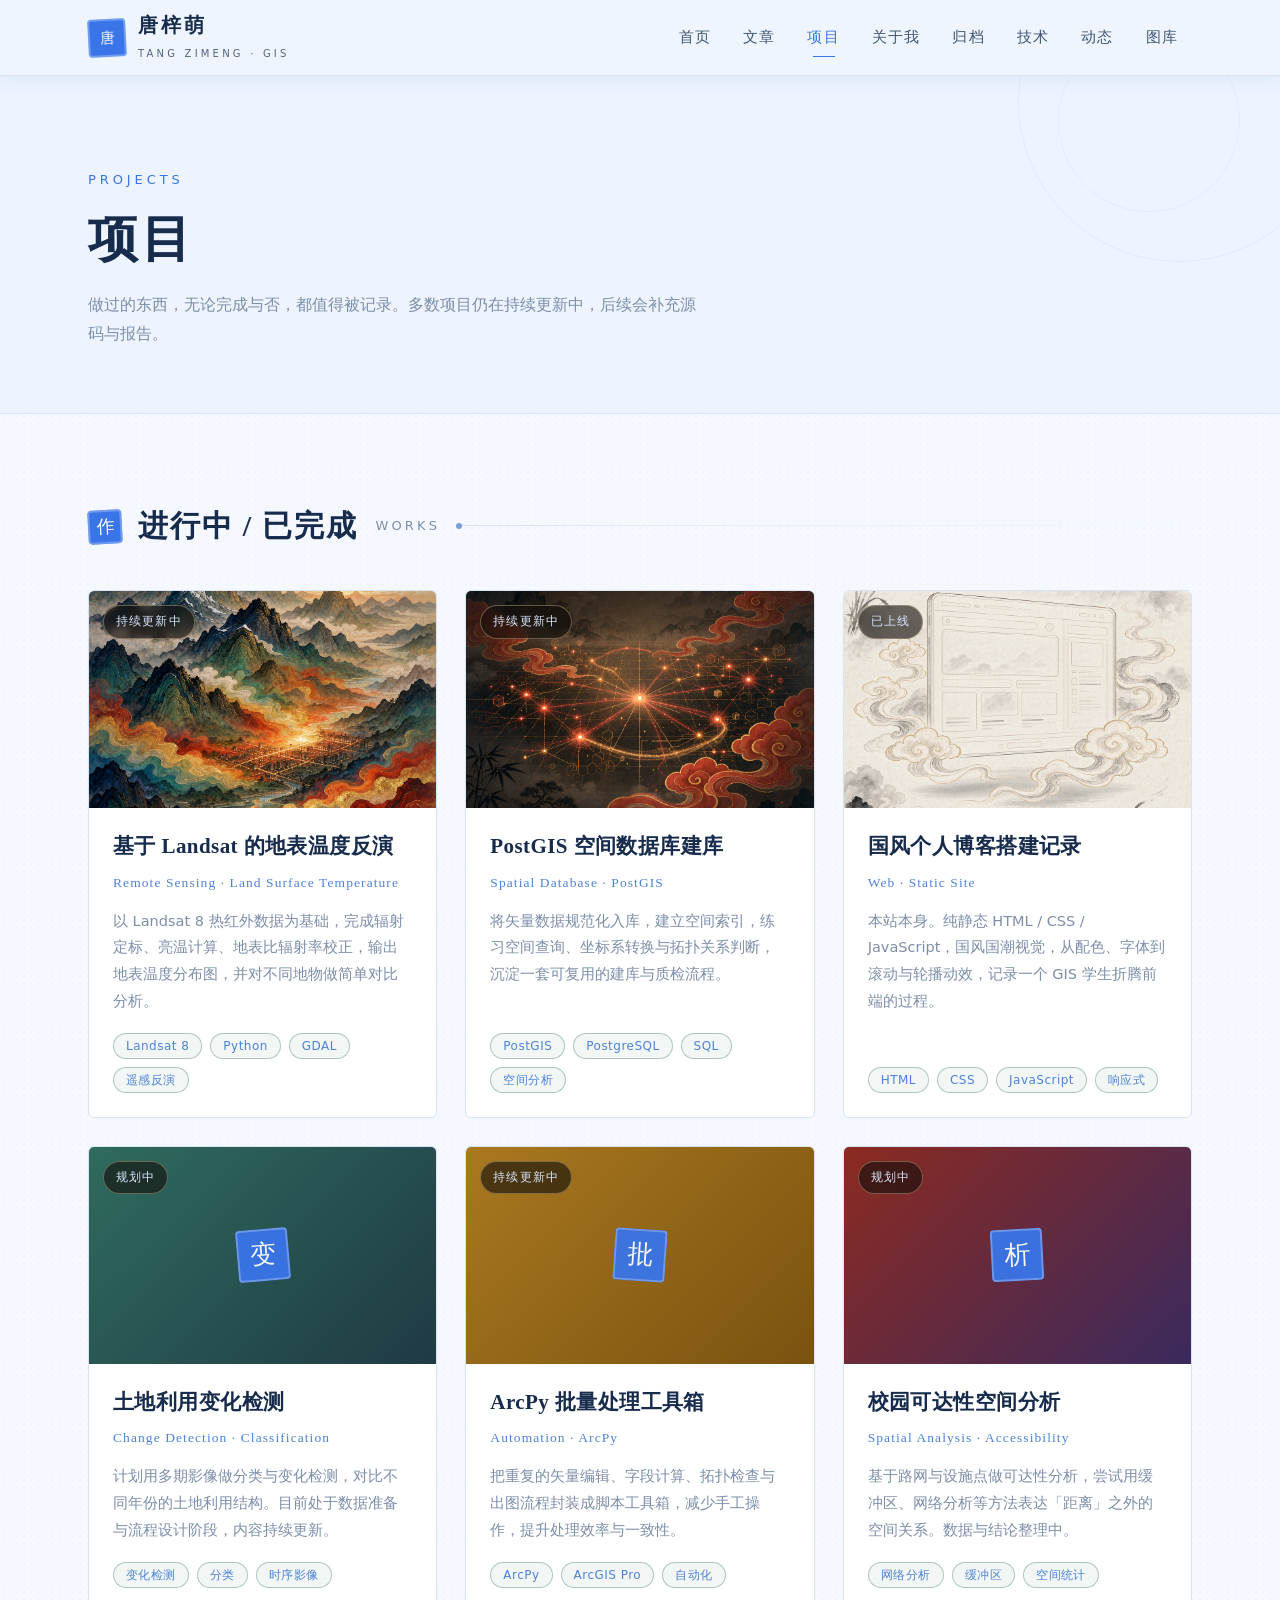
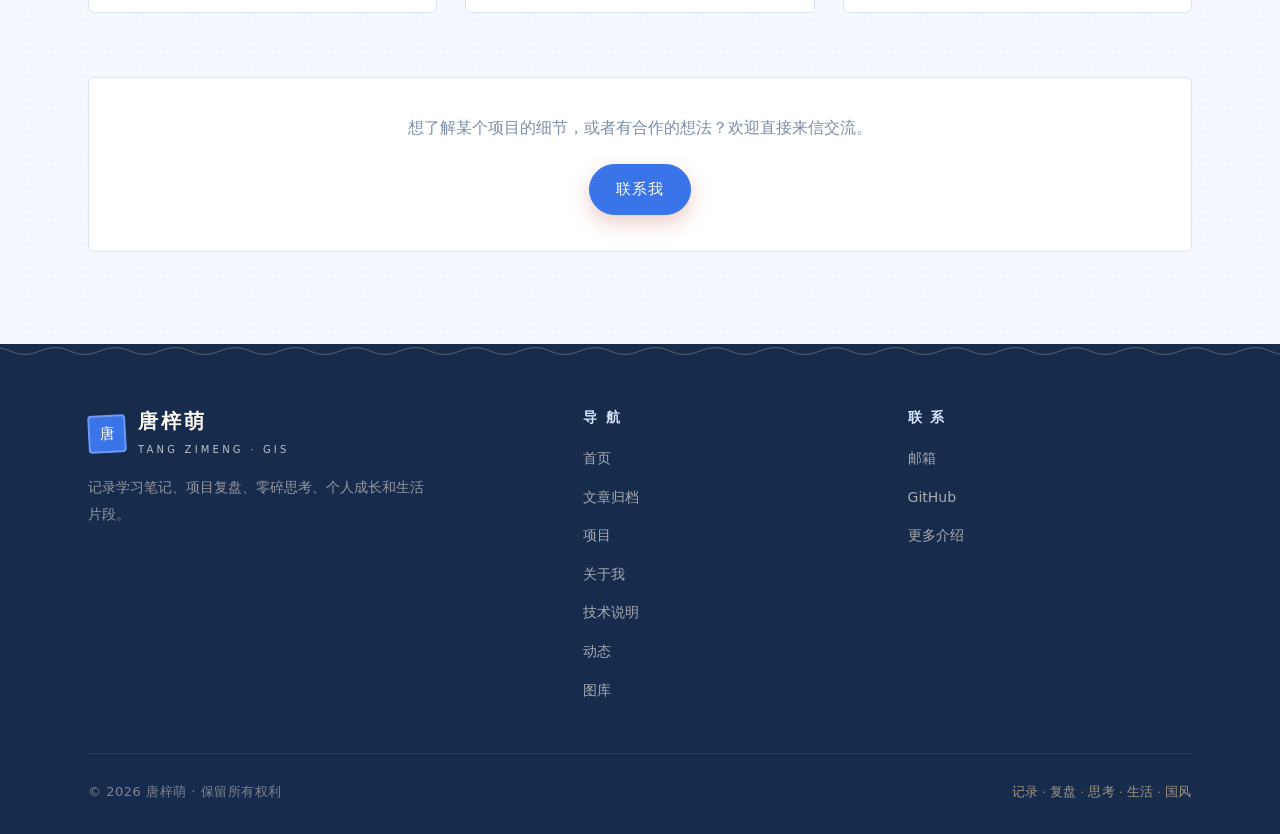
<file: projects.html>
<!DOCTYPE html>
<html lang="zh-CN" data-page-node-id="lMAQrRIO9D1bVtE2Qoz2Xy">
<head data-page-node-id="Nqu3et9rD1vjoGaO1psxK8">
    <meta charset="UTF-8" data-page-node-id="QFoMB6bCb78rGeDHqVZJxA">
    <meta name="viewport" content="width=device-width, initial-scale=1.0" data-page-node-id="FxHIqtbd3ZifWCb0ZA369m">
    <title>项目 · 唐梓萌</title>
    <meta name="description" content="唐梓萌的 GIS / 遥感 / 开发项目记录：地表温度反演、PostGIS 建库、个人博客等，持续更新。" data-page-node-id="UhQlVNdPvVADmz8iz325oz">
    <link rel="stylesheet" href="css/style.css" data-page-node-id="07tgXbJSzNFkKRJLEko8Yj">
</head>
<body class="nav-solid" data-page-node-id="JV3tdqc7Unjl3ALFX8n7qb">

    <nav class="nav" data-page-node-id="o9IrLfDkmQxY3unsevHqmZ">
        <div class="nav-wrap" data-page-node-id="6KFCCH4mlgPyyjwdkTLkCH">
            <a class="brand" href="index.html" data-page-node-id="B3OtTz0w4FxWGvUgR9o4gy">
                <span class="seal" data-page-node-id="0oQHKBIgmeVGBdAIiBCMzJ">唐</span>
                <span data-page-node-id="DQcw0UxJ305k9GMxDD240C">
                    <span class="brand-name" data-page-node-id="xoWVg4xpgYKL2zHzZFgwud">唐梓萌</span>
                    <span class="brand-sub" data-page-node-id="UlOy1c6VN07wlP0N5Bjo5a">Tang Zimeng · GIS</span>
                </span>
            </a>
            <button class="nav-toggle" aria-label="打开菜单" data-page-node-id="dvIaUG5noIHtOHKwArbPG9">
                <span data-page-node-id="p7mOvP9urkfEypOfGG3Nq8"></span><span data-page-node-id="yXCW4jAOqsaFTwpoGJ7QxS"></span><span data-page-node-id="buH8BpjXeQGsXqwjwWEaZA"></span>
            </button>
            <div class="nav-links" data-page-node-id="otbjDQhcGyKzR0RIDIkkAt">
                <a href="index.html" data-page-node-id="SoANc10Usxt7v8meHrPPRz">首页</a>
                <a href="archives.html" data-page-node-id="GJCYjACdiD9FA93YEVulVJ">文章</a>
                <a href="projects.html" data-page-node-id="u6k0Rk8AjD1fIiH4JDrpCd">项目</a>
                <a href="about.html" data-page-node-id="mlBeNrF3dnAz73MDgENzyQ">关于我</a>
                <a href="archives.html#timeline" data-page-node-id="Rv8ZA5vyxYH2dDiJhO5tTi">归档</a>
                <a href="tech.html" data-page-node-id="rZwy6s1ipy2q1gjW6oHC3W">技术</a>
                <a href="moments.html">动态</a>
                <a href="gallery.html">图库</a>
            </div>
        </div>
    </nav>

    <header class="page-hero" data-page-node-id="aR92zKxNd5ZOHsDUuvYiqE">
        <div class="container" data-page-node-id="ILizX3McQ6W645Cw1kbIDX">
            <div class="eyebrow" data-page-node-id="E5AW9OgYzkPbAZsLNM3Q5H">Projects</div>
            <h1 data-page-node-id="ElRwJYA4YOOcTN19kXdG84">项目</h1>
            <p data-page-node-id="d6s6GJEY9C54SLeqbNG5HT">做过的东西，无论完成与否，都值得被记录。多数项目仍在持续更新中，后续会补充源码与报告。</p>
        </div>
    </header>

    <main class="section" data-page-node-id="Bd5BwYthCtCo1E6gfKsM69">
        <div class="container" data-page-node-id="UU7rhF8JqSZNgekfKKWeAX">

            <div class="sec-head reveal" data-page-node-id="vfvwUuwod1BAx9U68QfoFn">
                <span class="seal" data-page-node-id="SezGRyEb45P4bisUq6reDJ">作</span>
                <h2 data-page-node-id="dLWqehxHmC71VbEOAJ3Uar">进行中 / 已完成</h2>
                <span class="sec-sub" data-page-node-id="QxPR2ajUhkTSGr7XLyGHT3">Works</span>
                <span class="line" data-page-node-id="FiAzK5Q5mZbOVBSOFTqu9C"></span>
            </div>

            <div class="grid grid--3" data-page-node-id="6s2uhESaPzBcjIu7ucFm53">

                <!-- 1 -->
                <article class="project-card reveal d1" data-page-node-id="z2vird0pYypoVnDYfVTcIS">
                    <div class="project-media" data-page-node-id="GzCwZDAP6WJfWA9PYgjgCF">
                        <img src="img/project-landsat.png" alt="地表温度反演" data-page-node-id="PcVLGopACxTYuwDtTWrDQu">
                        <span class="status" data-page-node-id="XGf7h3DgD2OqHL1pbqDdXn">持续更新中</span>
                    </div>
                    <div class="project-body" data-page-node-id="CzBAehmWhB59IDzqHyq2xT">
                        <h3 data-page-node-id="KO4ULNEnekked9V7zNttNt">基于 Landsat 的地表温度反演</h3>
                        <div class="sub" data-page-node-id="5sJLWhvKpkPHBlEClR3gtB">Remote Sensing · Land Surface Temperature</div>
                        <p data-page-node-id="pdQ2GsdG1WUBIyCbvdYtwK">以 Landsat 8 热红外数据为基础，完成辐射定标、亮温计算、地表比辐射率校正，输出地表温度分布图，并对不同地物做简单对比分析。</p>
                        <div class="project-tags" data-page-node-id="p2IoJEvfAW7LLMRdqIhSU4">
                            <span class="tag" data-page-node-id="wNpHHnjMlhkMUImaLFzBbl">Landsat 8</span>
                            <span class="tag" data-page-node-id="SDiARza0TDDdxW1ia6FyU7">Python</span>
                            <span class="tag" data-page-node-id="we6LGQmmndz3TVFNAwHgcQ">GDAL</span>
                            <span class="tag" data-page-node-id="t4wiEAZnHyqu32sNCAao1u">遥感反演</span>
                        </div>
                    </div>
                </article>

                <!-- 2 -->
                <article class="project-card reveal d2" data-page-node-id="TH9ex3aF3zkJiFukVS7DiG">
                    <div class="project-media" data-page-node-id="DDO9uZHEBC19pn9kxm3BUP">
                        <img src="img/project-postgis.png" alt="PostGIS 建库" data-page-node-id="RCzLNcJpEJTRj71njj4eTf">
                        <span class="status" data-page-node-id="rbHtxNjkH5ZQDBzNW0s8XC">持续更新中</span>
                    </div>
                    <div class="project-body" data-page-node-id="6OjJhm43j5yBCDkBEBcYr3">
                        <h3 data-page-node-id="bLOiQyC4ZuNO1BZ5W28e2A">PostGIS 空间数据库建库</h3>
                        <div class="sub" data-page-node-id="VvpWXas0U7v4d8nMG6dFwY">Spatial Database · PostGIS</div>
                        <p data-page-node-id="iB3zDSHEQFtWiqMMdDFCEj">将矢量数据规范化入库，建立空间索引，练习空间查询、坐标系转换与拓扑关系判断，沉淀一套可复用的建库与质检流程。</p>
                        <div class="project-tags" data-page-node-id="sQ2oISLqRlQHKGXmakSftN">
                            <span class="tag" data-page-node-id="jTh0NErbZULLVCl5782Lgs">PostGIS</span>
                            <span class="tag" data-page-node-id="OUZPVOm80Bd5O4iHAgtAhs">PostgreSQL</span>
                            <span class="tag" data-page-node-id="4ccYnWKnsheD7DGwcR04Rx">SQL</span>
                            <span class="tag" data-page-node-id="Y9rOHVvkRDJ6dqj3DDdFSO">空间分析</span>
                        </div>
                    </div>
                </article>

                <!-- 3 -->
                <article class="project-card reveal d3" data-page-node-id="W7PzgV2jwZHC6JWWfGuBMM">
                    <div class="project-media" data-page-node-id="4ZVTmLsTDAbFFrSd1v1xa8">
                        <img src="img/project-blog.png" alt="个人博客" data-page-node-id="d2PPjY5TqwYCwEqTw2JPj3">
                        <span class="status" data-page-node-id="y41V3i8oEcw9XuWuyozDWG">已上线</span>
                    </div>
                    <div class="project-body" data-page-node-id="1JlHuSeLqoANtxIxcVOdEh">
                        <h3 data-page-node-id="n1DKf5lGA2lCyH4jjoax5s">国风个人博客搭建记录</h3>
                        <div class="sub" data-page-node-id="XKSUyFM1lYLaVFwthm341l">Web · Static Site</div>
                        <p data-page-node-id="5eB1JmPhCz5bOFRFCxB0RK">本站本身。纯静态 HTML / CSS / JavaScript，国风国潮视觉，从配色、字体到滚动与轮播动效，记录一个 GIS 学生折腾前端的过程。</p>
                        <div class="project-tags" data-page-node-id="KuPAUDxlQIvOWHWArKmZGh">
                            <span class="tag" data-page-node-id="vHXd4CXL8RwvrOdBEzjbqF">HTML</span>
                            <span class="tag" data-page-node-id="BsKzEicQCJ3YGHcjnd9Ho8">CSS</span>
                            <span class="tag" data-page-node-id="ttydbFLZFVbtxTiqHGv4Rl">JavaScript</span>
                            <span class="tag" data-page-node-id="wZjEvPZEFu4YsJl2Jkm73K">响应式</span>
                        </div>
                    </div>
                </article>

                <!-- 4 -->
                <article class="project-card reveal d1" data-page-node-id="RbCd4KhDLhkYl8H41FkzjL">
                    <div class="project-media" style="background:linear-gradient(135deg,#2f6b5e,#1f3a44);display:flex;align-items:center;justify-content:center" data-page-node-id="0tDxP1ERA7UC80rrDcMIXc">
                        <span class="seal seal--lg" style="position:absolute;top:50%;left:50%;transform:translate(-50%,-50%) rotate(-5deg);opacity:.95" data-page-node-id="Qb1UTxIRv6t2njLelGmEdE">变</span>
                        <span class="status" data-page-node-id="7OP3sCngGB5rNHnU5ts5H2">规划中</span>
                    </div>
                    <div class="project-body" data-page-node-id="z46MsIc8gSfg4XIZGEg8Fr">
                        <h3 data-page-node-id="HzRRNz1Bt94pflZTmx5MHu">土地利用变化检测</h3>
                        <div class="sub" data-page-node-id="38WqblIBuU5vSb0mAYEgNQ">Change Detection · Classification</div>
                        <p data-page-node-id="gaoE1olxhYLZXhCI01xfWv">计划用多期影像做分类与变化检测，对比不同年份的土地利用结构。目前处于数据准备与流程设计阶段，内容持续更新。</p>
                        <div class="project-tags" data-page-node-id="CBOd0SuKAABPRXNjsYzx20">
                            <span class="tag" data-page-node-id="pKh5CM1ACHg4gkjdIYAxn5">变化检测</span>
                            <span class="tag" data-page-node-id="c1f2Rkq9D3URF5FsZBOKaa">分类</span>
                            <span class="tag" data-page-node-id="ZmidSWEXq0tOeEDtRGwwHI">时序影像</span>
                        </div>
                    </div>
                </article>

                <!-- 5 -->
                <article class="project-card reveal d2" data-page-node-id="g7XLwPfCNvb5yLzeAf4QW9">
                    <div class="project-media" style="background:linear-gradient(135deg,#a9791f,#7a5210);display:flex;align-items:center;justify-content:center" data-page-node-id="KGbU0hURBEnSxP10YrnJEw">
                        <span class="seal seal--lg" style="position:absolute;top:50%;left:50%;transform:translate(-50%,-50%) rotate(4deg);opacity:.95" data-page-node-id="Yk9lFgZOD4mVAyhWIG6kRO">批</span>
                        <span class="status" data-page-node-id="PZJ8wrMf4Epyw07UfFwYnY">持续更新中</span>
                    </div>
                    <div class="project-body" data-page-node-id="0c1rxie2xERqpSPfIBlExJ">
                        <h3 data-page-node-id="Qhnx9RteEM6CE773cXWS2m">ArcPy 批量处理工具箱</h3>
                        <div class="sub" data-page-node-id="I95xZu5WqqTziQh47mWGth">Automation · ArcPy</div>
                        <p data-page-node-id="zwQQbMLyPyPLAjIS3rFBEe">把重复的矢量编辑、字段计算、拓扑检查与出图流程封装成脚本工具箱，减少手工操作，提升处理效率与一致性。</p>
                        <div class="project-tags" data-page-node-id="qBR30laOhmKNiTbFg4PPf3">
                            <span class="tag" data-page-node-id="DkwYLN5iWFWQR5efBwTXWd">ArcPy</span>
                            <span class="tag" data-page-node-id="FlHp6KNBvvFjOwpdHFwxPL">ArcGIS Pro</span>
                            <span class="tag" data-page-node-id="jPRodjIDRNeOSFD6CEj8fV">自动化</span>
                        </div>
                    </div>
                </article>

                <!-- 6 -->
                <article class="project-card reveal d3" data-page-node-id="eaRJiZairlgDXypXCCBDlZ">
                    <div class="project-media" style="background:linear-gradient(135deg,#8c2a20,#3a2a5e);display:flex;align-items:center;justify-content:center" data-page-node-id="k54YfgJSjOOD62J7Wtk4wr">
                        <span class="seal seal--lg" style="position:absolute;top:50%;left:50%;transform:translate(-50%,-50%) rotate(-3deg);opacity:.95" data-page-node-id="Dwl6qZSPX93kYlo7wvpQFn">析</span>
                        <span class="status" data-page-node-id="wOAYFmmw0Zhywi2SCfE8Ur">规划中</span>
                    </div>
                    <div class="project-body" data-page-node-id="gSn0VdnAlS3QNgrFAizHa1">
                        <h3 data-page-node-id="ZS02srY5LvSHfFeFqppLNc">校园可达性空间分析</h3>
                        <div class="sub" data-page-node-id="2D8zn0Mp2RPut99xPhhSTS">Spatial Analysis · Accessibility</div>
                        <p data-page-node-id="usapYz1F9lYo6EcXN9Q8Kl">基于路网与设施点做可达性分析，尝试用缓冲区、网络分析等方法表达「距离」之外的空间关系。数据与结论整理中。</p>
                        <div class="project-tags" data-page-node-id="YrPzpoFdU1GacsYfKuzTjI">
                            <span class="tag" data-page-node-id="19AetbTKscyCazk8os5bog">网络分析</span>
                            <span class="tag" data-page-node-id="q2MfzLqa8qHKph4FagcJ2A">缓冲区</span>
                            <span class="tag" data-page-node-id="0UXHyvZsixHFuVqjY9870h">空间统计</span>
                        </div>
                    </div>
                </article>

            </div>

            <div class="reveal" style="margin-top:64px;padding:36px;background:var(--card);border:1px solid var(--line);border-radius:var(--radius);text-align:center" data-page-node-id="igLDJCBJUHXwyPu1rLCqge">
                <p style="font-family:var(--font-serif);color:var(--ink-faint);font-size:15.5px;max-width:640px;margin:0 auto 22px" data-page-node-id="ToHE2JGCEnMwovtLv9Y56W">想了解某个项目的细节，或者有合作的想法？欢迎直接来信交流。</p>
                <a class="btn btn--solid" href="mailto:tangzimeng@sdust.edu.cn" data-page-node-id="uwLf64TgCZQVlDJrSX4u9Q">联系我</a>
            </div>

        </div>
    </main>

    <footer class="footer" data-page-node-id="aXL4kl5wsTaNlZPaYo7Irg">
        <div class="container" data-page-node-id="UXLF8IZzhVHn6slNQ54b1j">
            <div class="footer-top" data-page-node-id="02w1D0Jy2fF1KUJxr2Z3mr">
                <div class="footer-brand" data-page-node-id="n8KuhEEET06IP4AQu65PJD">
                    <a class="brand" href="index.html" data-page-node-id="MznQsrSTvfHM6b87oW4qlQ">
                        <span class="seal" data-page-node-id="0xLCCQxq49xtdVOGNmC3K5">唐</span>
                        <span data-page-node-id="tezw7I0fSKTHDHVLSbm2ku">
                            <span class="brand-name" data-page-node-id="bfgTh2QHwxRlNBeZjAB4h2">唐梓萌</span>
                            <span class="brand-sub" data-page-node-id="PrIXvMFyMOpqNHF58Ik949">Tang Zimeng · GIS</span>
                        </span>
                    </a>
                    <p data-page-node-id="2WYlNZHW4lJbChveYO8JKa">记录学习笔记、项目复盘、零碎思考、个人成长和生活片段。</p>
                </div>
                <div class="footer-col" data-page-node-id="r0ZzTE6QHDvRsNHJ7g08ya">
                    <h4 data-page-node-id="PBERV349vOvlCVAk9XPFn1">导 航</h4>
                    <ul data-page-node-id="E6EEkmdLriVlskrmNlshVc">
                        <li data-page-node-id="roCCcdHy27y6TVOb7aHAEv"><a href="index.html" data-page-node-id="94FEez5pU8T00vo2BrN5oD">首页</a></li>
                        <li data-page-node-id="D83qZaWNjHLpqU7kH9R03s"><a href="archives.html" data-page-node-id="vZB0VZGOGiyRdL4iP9JT7t">文章归档</a></li>
                        <li data-page-node-id="oKYvjCoNGV0vyXRbFDpsFw"><a href="projects.html" data-page-node-id="dyeoeKwd1rqeXK4A9xaHvv">项目</a></li>
                        <li data-page-node-id="IRl6ym9WQoB2BefbLt2jgI"><a href="about.html" data-page-node-id="jIGSCuRurCxPgXgrM5tMRD">关于我</a></li>
                        <li data-page-node-id="KKzyBOOmp5aYxjOe7bp4td"><a href="tech.html" data-page-node-id="nOkJWsJ4cFze6IlK9miFP5">技术说明</a></li>
                        <li><a href="moments.html">动态</a></li>
                        <li><a href="gallery.html">图库</a></li>
                    </ul>
                </div>
                <div class="footer-col" data-page-node-id="aN3FaWoi0ZMMJDUrbKnA8B">
                    <h4 data-page-node-id="L8orJq3C6Zxh1879ccvTiw">联 系</h4>
                    <ul data-page-node-id="vHWUlz6VXBkkKMA1zw1o1v">
                        <li data-page-node-id="jMNKfu0kFCc4N3tu0r2X4j"><a href="mailto:tangzimeng@sdust.edu.cn" data-page-node-id="ulzlupDixCzf3WFe0GGxUv">邮箱</a></li>
                        <li data-page-node-id="N6FGDXJZiX3ALXaEo04Fmn"><a href="https://github.com/" target="_blank" rel="noopener" data-page-node-id="rfS5L1lRa7haaG6equqluN">GitHub</a></li>
                        <li data-page-node-id="TjvOhzpvFtGGIji4TREBQQ"><a href="about.html" data-page-node-id="w6Gc74To8cwj2h2CZX8egW">更多介绍</a></li>
                    </ul>
                </div>
            </div>
            <div class="footer-bottom" data-page-node-id="1ebcmM2epcSmEJSAs5kAzQ">
                <span data-page-node-id="iA0AG2SEFy9wn4tiphrZXF">© 2026 唐梓萌 · 保留所有权利</span>
                <span class="kai" data-page-node-id="UUdLtd3DrFu5svlScX8Sdo">记录 · 复盘 · 思考 · 生活 · 国风</span>
            </div>
        </div>
    </footer>

    <script src="js/main.js"></script>
</body>
</html>
</file>
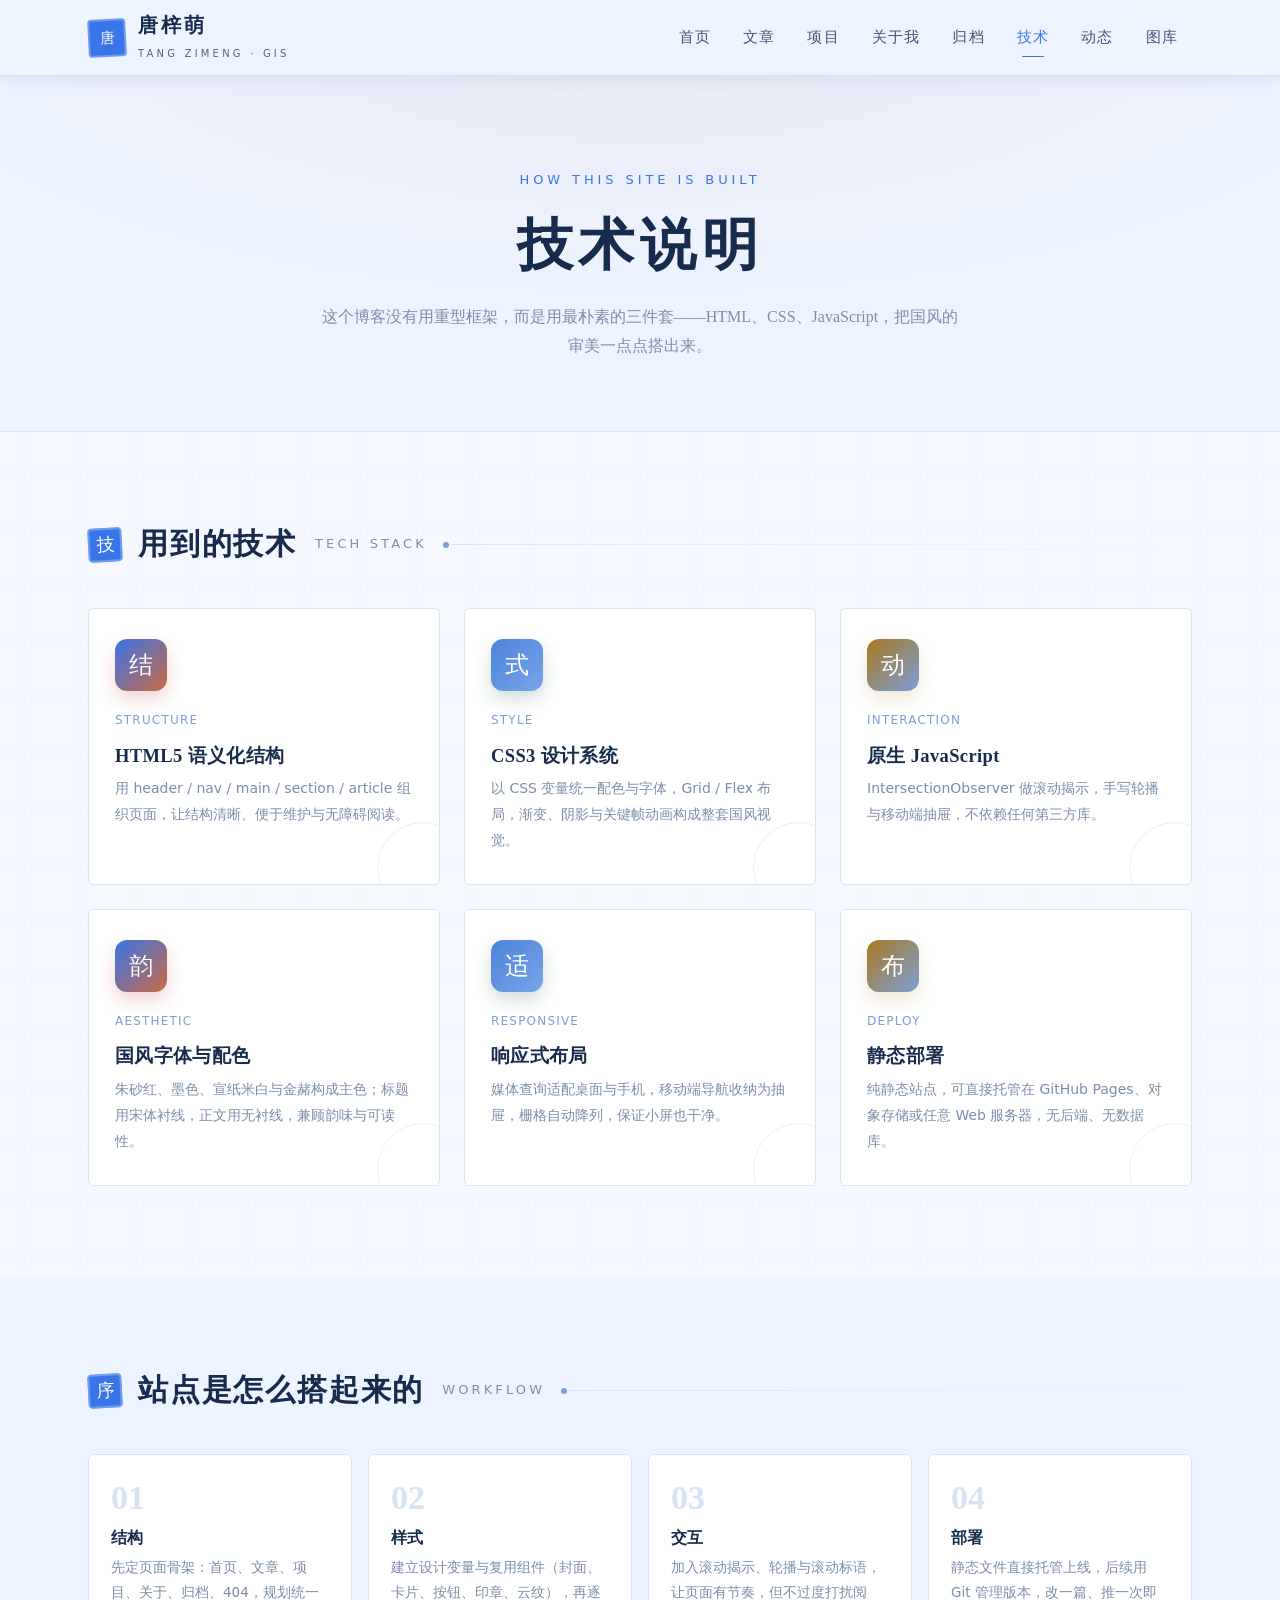
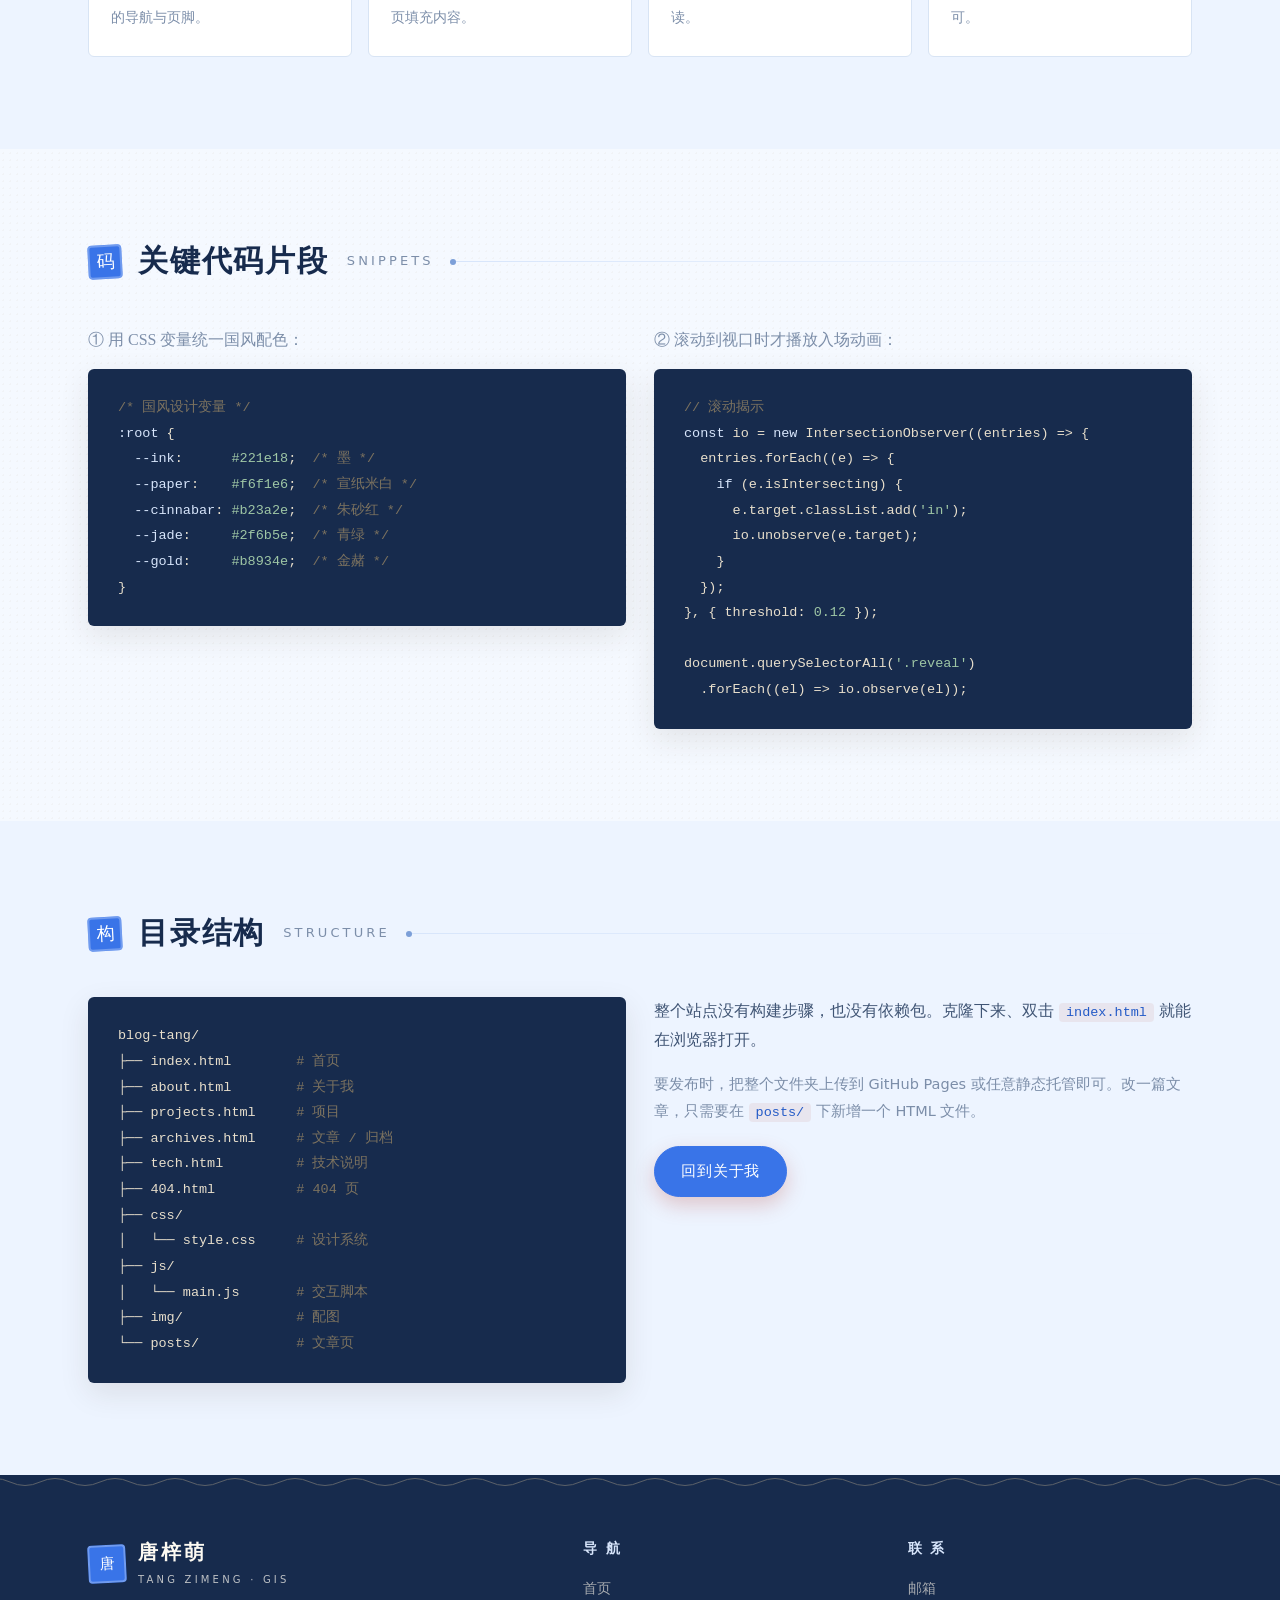
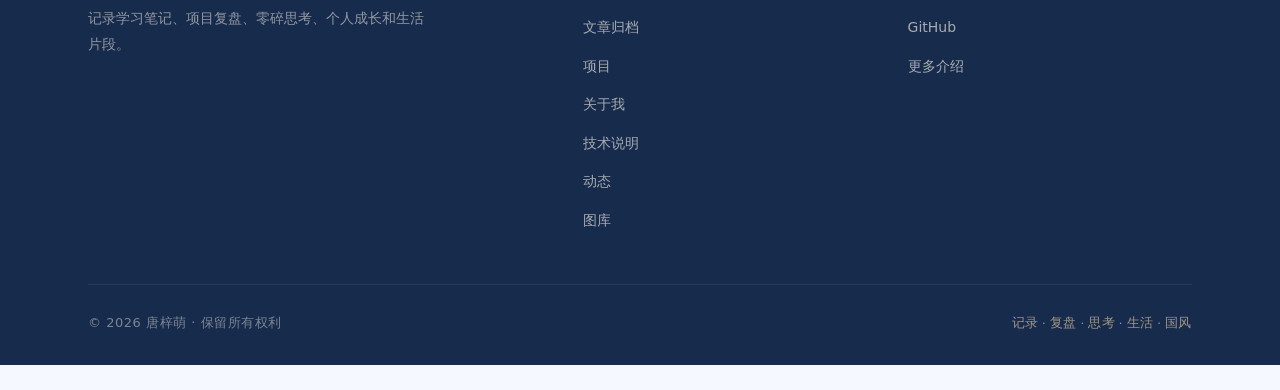
<file: tech.html>
<!DOCTYPE html>
<html lang="zh-CN">
<head>
    <meta charset="UTF-8">
    <meta name="viewport" content="width=device-width, initial-scale=1.0">
    <title>技术说明 · 唐梓萌</title>
    <meta name="description" content="这个国风个人博客用到的技术：HTML5、CSS3、原生 JavaScript、响应式布局与静态部署。">
    <link rel="stylesheet" href="css/style.css">
</head>
<body class="nav-solid">

    <nav class="nav">
        <div class="nav-wrap">
            <a class="brand" href="index.html">
                <span class="seal">唐</span>
                <span>
                    <span class="brand-name">唐梓萌</span>
                    <span class="brand-sub">Tang Zimeng · GIS</span>
                </span>
            </a>
            <button class="nav-toggle" aria-label="打开菜单">
                <span></span><span></span><span></span>
            </button>
            <div class="nav-links">
                <a href="index.html">首页</a>
                <a href="archives.html">文章</a>
                <a href="projects.html">项目</a>
                <a href="about.html">关于我</a>
                <a href="archives.html#timeline">归档</a>
                <a href="tech.html">技术</a>
                <a href="moments.html">动态</a>
                <a href="gallery.html">图库</a>
            </div>
        </div>
    </nav>

    <header class="tech-hero">
        <div class="container">
            <div class="eyebrow" style="font-size:13px;letter-spacing:.3em;text-transform:uppercase;color:var(--cinnabar);margin-bottom:16px">How This Site Is Built</div>
            <h1>技术说明</h1>
            <p>这个博客没有用重型框架，而是用最朴素的三件套——HTML、CSS、JavaScript，把国风的审美一点点搭出来。</p>
        </div>
    </header>

    <!-- 技术栈 -->
    <section class="section">
        <div class="container">
            <div class="sec-head reveal">
                <span class="seal">技</span>
                <h2>用到的技术</h2>
                <span class="sec-sub">Tech Stack</span>
                <span class="line"></span>
            </div>

            <div class="stack-grid">
                <div class="stack-card reveal d1">
                    <div class="stack-icon">结</div>
                    <div class="stack-tag">STRUCTURE</div>
                    <h3>HTML5 语义化结构</h3>
                    <p>用 header / nav / main / section / article 组织页面，让结构清晰、便于维护与无障碍阅读。</p>
                </div>
                <div class="stack-card reveal d2">
                    <div class="stack-icon">式</div>
                    <div class="stack-tag">STYLE</div>
                    <h3>CSS3 设计系统</h3>
                    <p>以 CSS 变量统一配色与字体，Grid / Flex 布局，渐变、阴影与关键帧动画构成整套国风视觉。</p>
                </div>
                <div class="stack-card reveal d3">
                    <div class="stack-icon">动</div>
                    <div class="stack-tag">INTERACTION</div>
                    <h3>原生 JavaScript</h3>
                    <p>IntersectionObserver 做滚动揭示，手写轮播与移动端抽屉，不依赖任何第三方库。</p>
                </div>
                <div class="stack-card reveal d1">
                    <div class="stack-icon">韵</div>
                    <div class="stack-tag">AESTHETIC</div>
                    <h3>国风字体与配色</h3>
                    <p>朱砂红、墨色、宣纸米白与金赭构成主色；标题用宋体衬线，正文用无衬线，兼顾韵味与可读性。</p>
                </div>
                <div class="stack-card reveal d2">
                    <div class="stack-icon">适</div>
                    <div class="stack-tag">RESPONSIVE</div>
                    <h3>响应式布局</h3>
                    <p>媒体查询适配桌面与手机，移动端导航收纳为抽屉，栅格自动降列，保证小屏也干净。</p>
                </div>
                <div class="stack-card reveal d3">
                    <div class="stack-icon">布</div>
                    <div class="stack-tag">DEPLOY</div>
                    <h3>静态部署</h3>
                    <p>纯静态站点，可直接托管在 GitHub Pages、对象存储或任意 Web 服务器，无后端、无数据库。</p>
                </div>
            </div>
        </div>
    </section>

    <!-- 搭建流程 -->
    <section class="section section--paper2">
        <div class="container">
            <div class="sec-head reveal">
                <span class="seal">序</span>
                <h2>站点是怎么搭起来的</h2>
                <span class="sec-sub">Workflow</span>
                <span class="line"></span>
            </div>

            <div class="flow">
                <div class="flow-step reveal d1">
                    <div class="num">01</div>
                    <h4>结构</h4>
                    <p>先定页面骨架：首页、文章、项目、关于、归档、404，规划统一的导航与页脚。</p>
                </div>
                <div class="flow-step reveal d2">
                    <div class="num">02</div>
                    <h4>样式</h4>
                    <p>建立设计变量与复用组件（封面、卡片、按钮、印章、云纹），再逐页填充内容。</p>
                </div>
                <div class="flow-step reveal d3">
                    <div class="num">03</div>
                    <h4>交互</h4>
                    <p>加入滚动揭示、轮播与滚动标语，让页面有节奏，但不过度打扰阅读。</p>
                </div>
                <div class="flow-step reveal d4">
                    <div class="num">04</div>
                    <h4>部署</h4>
                    <p>静态文件直接托管上线，后续用 Git 管理版本，改一篇、推一次即可。</p>
                </div>
            </div>
        </div>
    </section>

    <!-- 关键代码 -->
    <section class="section">
        <div class="container">
            <div class="sec-head reveal">
                <span class="seal">码</span>
                <h2>关键代码片段</h2>
                <span class="sec-sub">Snippets</span>
                <span class="line"></span>
            </div>

            <div class="grid grid--2" style="align-items:start">
                <div class="reveal d1">
                    <p style="margin-bottom:14px;color:var(--ink-faint);font-family:var(--font-serif)">① 用 CSS 变量统一国风配色：</p>
                    <pre class="code-note"><code><span class="c-com">/* 国风设计变量 */</span>
<span class="c-key">:root</span> {
  <span class="c-key">--ink</span>:      <span class="c-str">#221e18</span>;  <span class="c-com">/* 墨 */</span>
  <span class="c-key">--paper</span>:    <span class="c-str">#f6f1e6</span>;  <span class="c-com">/* 宣纸米白 */</span>
  <span class="c-key">--cinnabar</span>: <span class="c-str">#b23a2e</span>;  <span class="c-com">/* 朱砂红 */</span>
  <span class="c-key">--jade</span>:     <span class="c-str">#2f6b5e</span>;  <span class="c-com">/* 青绿 */</span>
  <span class="c-key">--gold</span>:     <span class="c-str">#b8934e</span>;  <span class="c-com">/* 金赭 */</span>
}</code></pre>
                </div>

                <div class="reveal d2">
                    <p style="margin-bottom:14px;color:var(--ink-faint);font-family:var(--font-serif)">② 滚动到视口时才播放入场动画：</p>
                    <pre class="code-note"><code><span class="c-com">// 滚动揭示</span>
<span class="c-key">const</span> io = <span class="c-key">new</span> IntersectionObserver((entries) =&gt; {
  entries.forEach((e) =&gt; {
    <span class="c-key">if</span> (e.isIntersecting) {
      e.target.classList.add(<span class="c-str">'in'</span>);
      io.unobserve(e.target);
    }
  });
}, { threshold: <span class="c-str">0.12</span> });

document.querySelectorAll(<span class="c-str">'.reveal'</span>)
  .forEach((el) =&gt; io.observe(el));</code></pre>
                </div>
            </div>
        </div>
    </section>

    <!-- 目录结构 -->
    <section class="section section--paper2">
        <div class="container">
            <div class="sec-head reveal">
                <span class="seal">构</span>
                <h2>目录结构</h2>
                <span class="sec-sub">Structure</span>
                <span class="line"></span>
            </div>

            <div class="grid grid--2" style="align-items:start">
                <pre class="code-note reveal d1"><code>blog-tang/
├── index.html        <span class="c-com"># 首页</span>
├── about.html        <span class="c-com"># 关于我</span>
├── projects.html     <span class="c-com"># 项目</span>
├── archives.html     <span class="c-com"># 文章 / 归档</span>
├── tech.html         <span class="c-com"># 技术说明</span>
├── 404.html          <span class="c-com"># 404 页</span>
├── css/
│   └── style.css     <span class="c-com"># 设计系统</span>
├── js/
│   └── main.js       <span class="c-com"># 交互脚本</span>
├── img/              <span class="c-com"># 配图</span>
└── posts/            <span class="c-com"># 文章页</span></code></pre>
                <div class="reveal d2">
                    <p style="color:var(--ink-soft);font-size:15.5px;margin-bottom:16px">整个站点没有构建步骤，也没有依赖包。克隆下来、双击 <code style="background:rgba(178,58,46,.08);color:var(--cinnabar-d);padding:2px 7px;border-radius:4px;font-family:var(--font-mono);font-size:13.5px">index.html</code> 就能在浏览器打开。</p>
                    <p style="color:var(--ink-faint);font-size:14.5px;margin-bottom:20px">要发布时，把整个文件夹上传到 GitHub Pages 或任意静态托管即可。改一篇文章，只需要在 <code style="background:rgba(178,58,46,.08);color:var(--cinnabar-d);padding:2px 7px;border-radius:4px;font-family:var(--font-mono);font-size:13.5px">posts/</code> 下新增一个 HTML 文件。</p>
                    <a class="btn btn--solid" href="about.html">回到关于我</a>
                </div>
            </div>
        </div>
    </section>

    <footer class="footer">
        <div class="container">
            <div class="footer-top">
                <div class="footer-brand">
                    <a class="brand" href="index.html">
                        <span class="seal">唐</span>
                        <span>
                            <span class="brand-name">唐梓萌</span>
                            <span class="brand-sub">Tang Zimeng · GIS</span>
                        </span>
                    </a>
                    <p>记录学习笔记、项目复盘、零碎思考、个人成长和生活片段。</p>
                </div>
                <div class="footer-col">
                    <h4>导 航</h4>
                    <ul>
                        <li><a href="index.html">首页</a></li>
                        <li><a href="archives.html">文章归档</a></li>
                        <li><a href="projects.html">项目</a></li>
                        <li><a href="about.html">关于我</a></li>
                        <li><a href="tech.html">技术说明</a></li>
                        <li><a href="moments.html">动态</a></li>
                        <li><a href="gallery.html">图库</a></li>
                    </ul>
                </div>
                <div class="footer-col">
                    <h4>联 系</h4>
                    <ul>
                        <li><a href="mailto:tangzimeng@sdust.edu.cn">邮箱</a></li>
                        <li><a href="https://github.com/" target="_blank" rel="noopener">GitHub</a></li>
                        <li><a href="about.html">更多介绍</a></li>
                    </ul>
                </div>
            </div>
            <div class="footer-bottom">
                <span>© 2026 唐梓萌 · 保留所有权利</span>
                <span class="kai">记录 · 复盘 · 思考 · 生活 · 国风</span>
            </div>
        </div>
    </footer>

    <script src="js/main.js"></script>
</body>
</html>
</file>
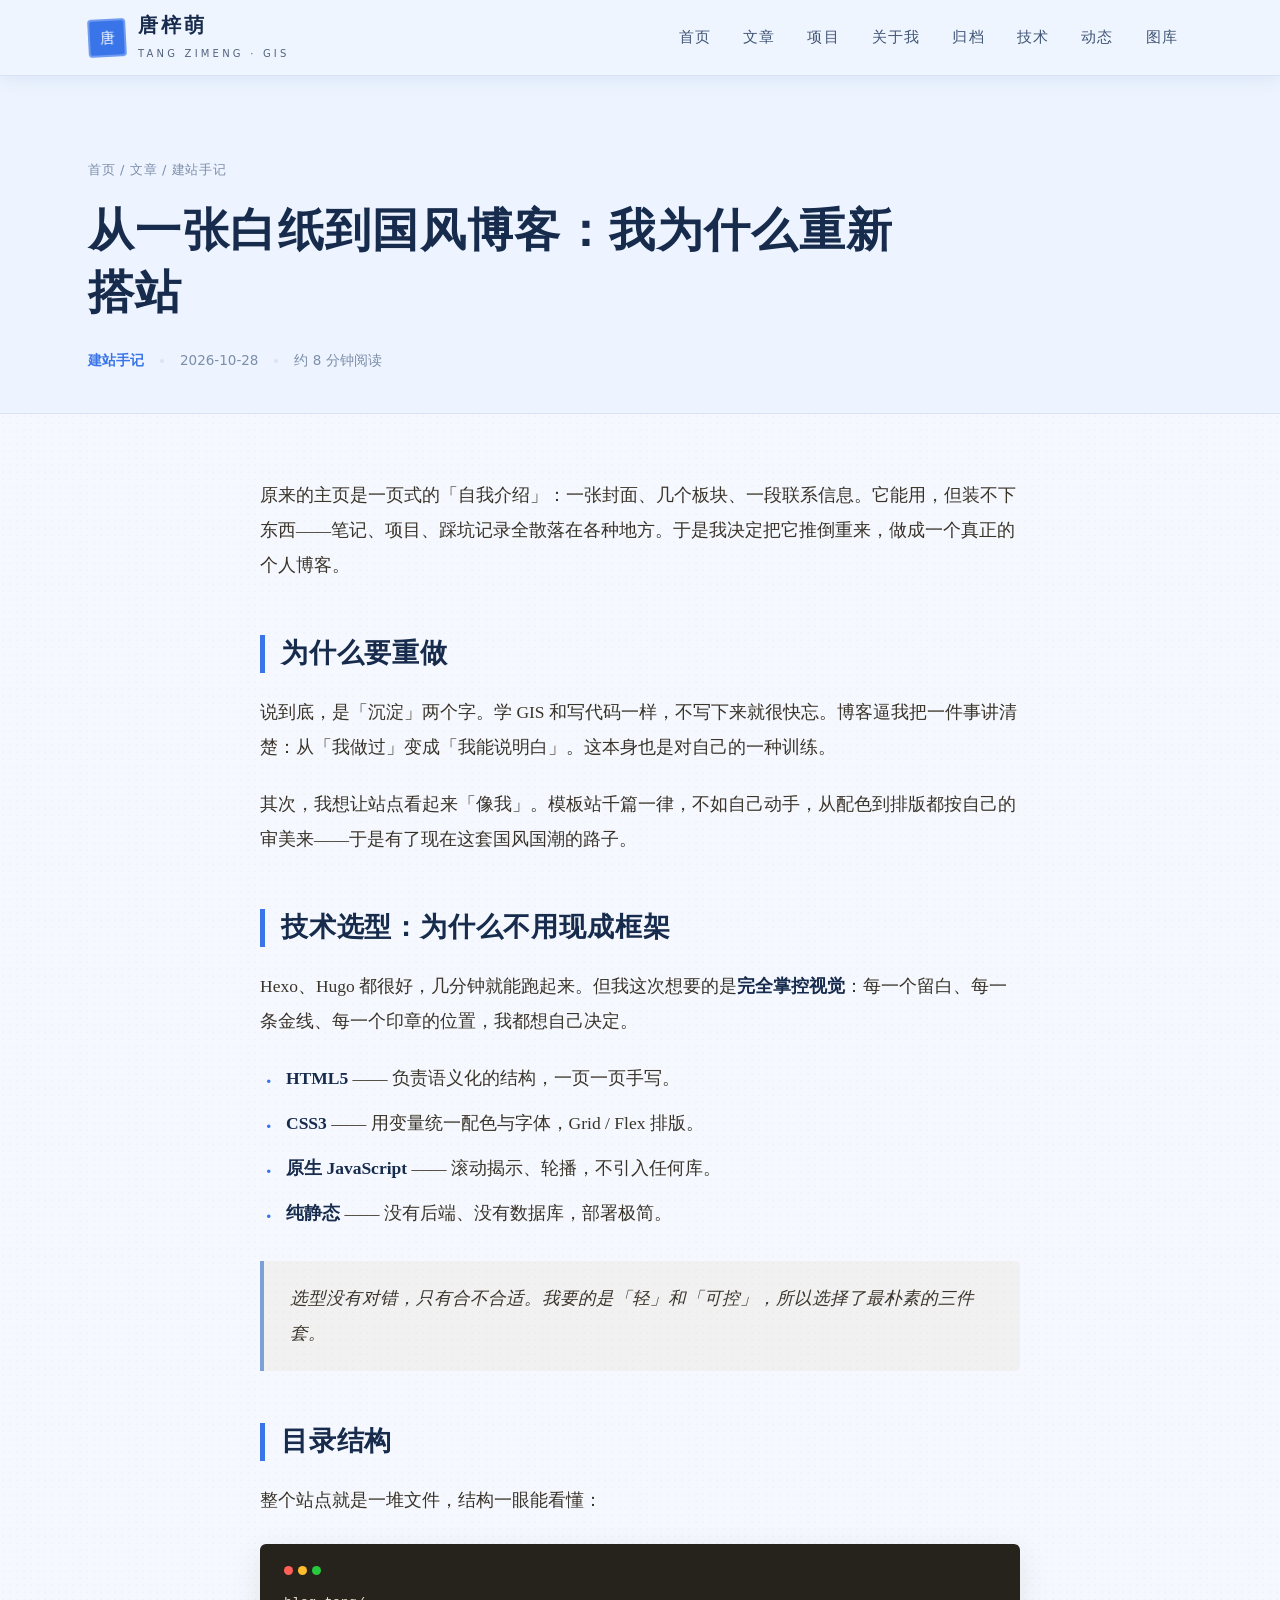
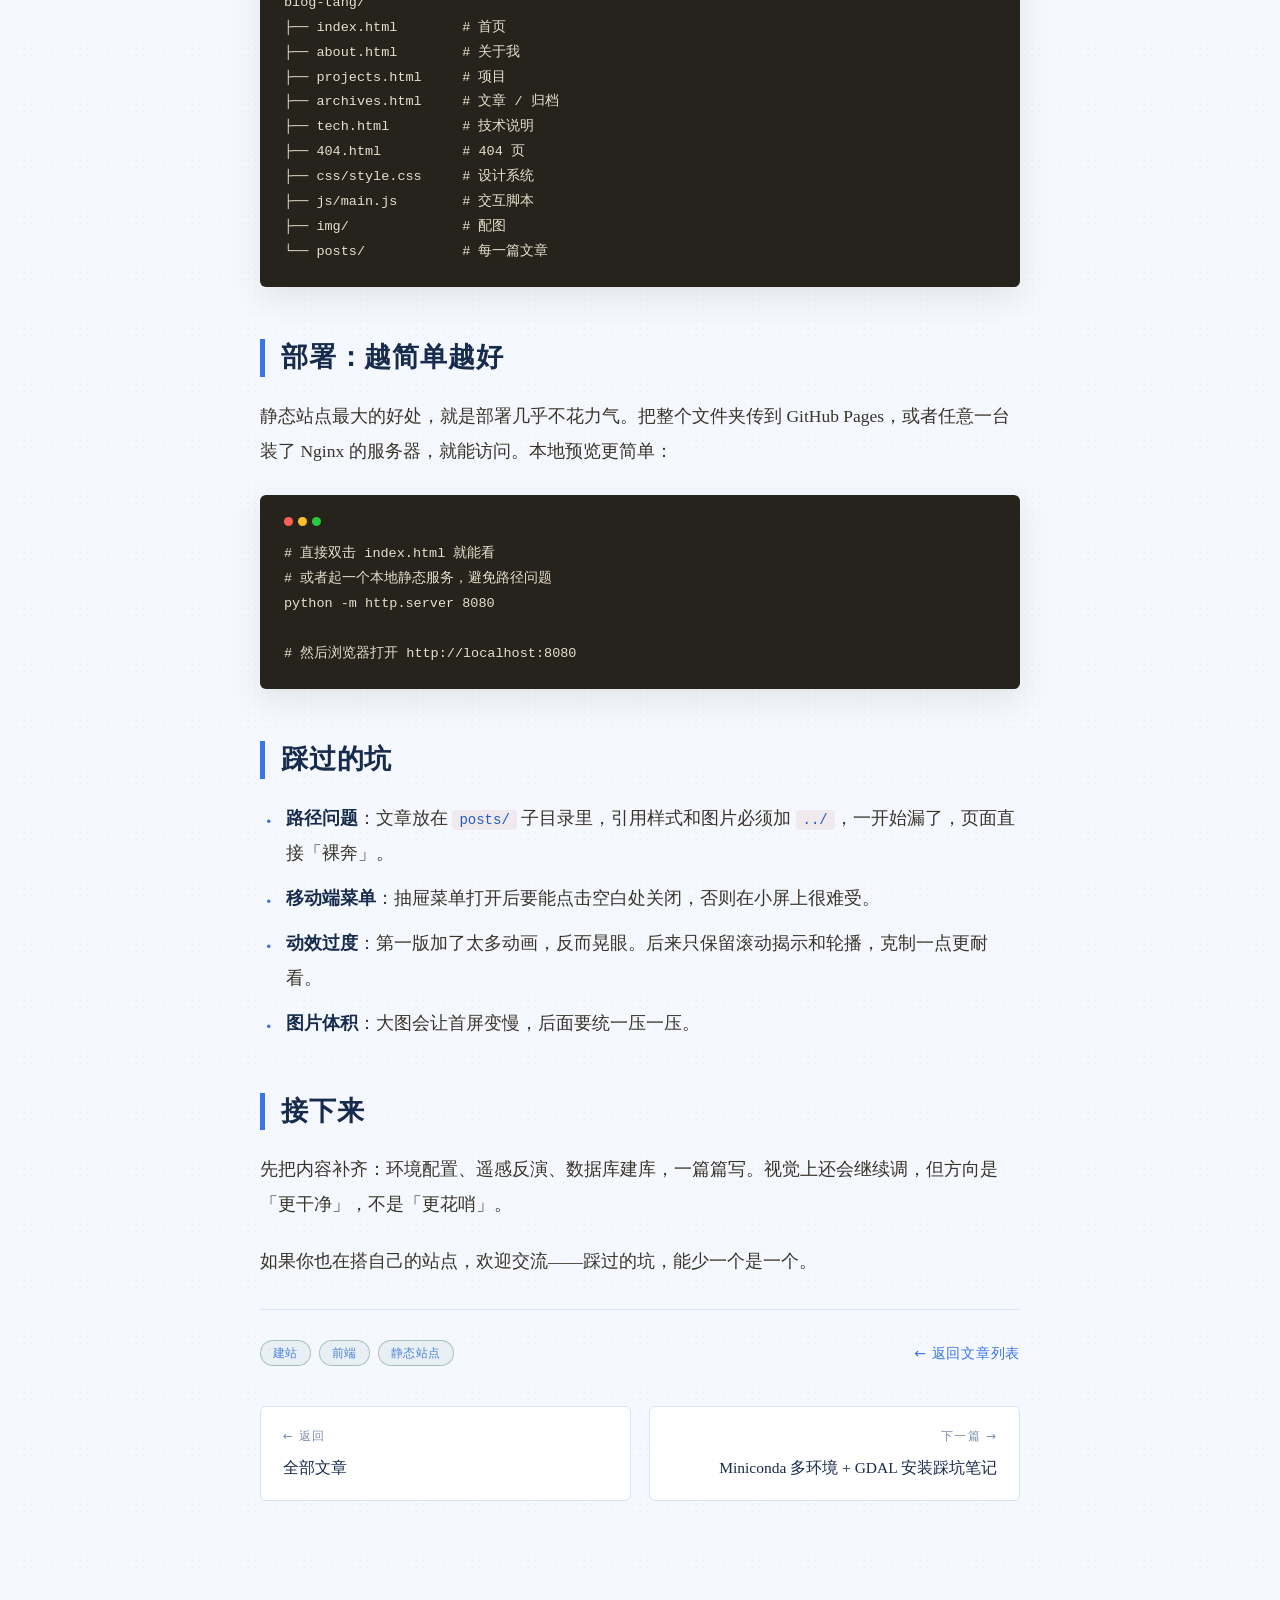
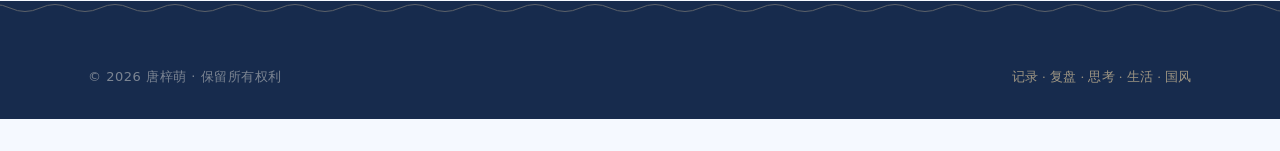
<file: posts/build-log.html>
<!DOCTYPE html>
<html lang="zh-CN">
<head>
    <meta charset="UTF-8">
    <meta name="viewport" content="width=device-width, initial-scale=1.0">
    <title>从一张白纸到国风博客：我为什么重新搭站 · 唐梓萌</title>
    <meta name="description" content="记录把旧主页改造成国风个人博客的全过程：技术选型、目录结构、踩过的坑。">
    <link rel="stylesheet" href="../css/style.css">
</head>
<body class="nav-solid">

    <nav class="nav">
        <div class="nav-wrap">
            <a class="brand" href="../index.html">
                <span class="seal">唐</span>
                <span>
                    <span class="brand-name">唐梓萌</span>
                    <span class="brand-sub">Tang Zimeng · GIS</span>
                </span>
            </a>
            <button class="nav-toggle" aria-label="打开菜单">
                <span></span><span></span><span></span>
            </button>
            <div class="nav-links">
                <a href="../index.html">首页</a>
                <a href="../archives.html">文章</a>
                <a href="../projects.html">项目</a>
                <a href="../about.html">关于我</a>
                <a href="../archives.html#timeline">归档</a>
                <a href="../tech.html">技术</a>
                <a href="../moments.html">动态</a>
                <a href="../gallery.html">图库</a>
            </div>
        </div>
    </nav>

    <header class="article-hero">
        <div class="container">
            <div class="breadcrumb"><a href="../index.html">首页</a> / <a href="../archives.html">文章</a> / 建站手记</div>
            <h1>从一张白纸到国风博客：我为什么重新搭站</h1>
            <div class="article-meta">
                <span class="cat">建站手记</span>
                <span class="dot"></span>
                <span>2026-10-28</span>
                <span class="dot"></span>
                <span>约 8 分钟阅读</span>
            </div>
        </div>
    </header>

    <main class="prose-wrap">
        <div class="container">
            <article class="prose">

                <p>原来的主页是一页式的「自我介绍」：一张封面、几个板块、一段联系信息。它能用，但装不下东西——笔记、项目、踩坑记录全散落在各种地方。于是我决定把它推倒重来，做成一个真正的个人博客。</p>

                <h2>为什么要重做</h2>
                <p>说到底，是「沉淀」两个字。学 GIS 和写代码一样，不写下来就很快忘。博客逼我把一件事讲清楚：从「我做过」变成「我能说明白」。这本身也是对自己的一种训练。</p>
                <p>其次，我想让站点看起来「像我」。模板站千篇一律，不如自己动手，从配色到排版都按自己的审美来——于是有了现在这套国风国潮的路子。</p>

                <h2>技术选型：为什么不用现成框架</h2>
                <p>Hexo、Hugo 都很好，几分钟就能跑起来。但我这次想要的是<strong>完全掌控视觉</strong>：每一个留白、每一条金线、每一个印章的位置，我都想自己决定。</p>
                <ul>
                    <li><strong>HTML5</strong> —— 负责语义化的结构，一页一页手写。</li>
                    <li><strong>CSS3</strong> —— 用变量统一配色与字体，Grid / Flex 排版。</li>
                    <li><strong>原生 JavaScript</strong> —— 滚动揭示、轮播，不引入任何库。</li>
                    <li><strong>纯静态</strong> —— 没有后端、没有数据库，部署极简。</li>
                </ul>
                <blockquote>
                    <p>选型没有对错，只有合不合适。我要的是「轻」和「可控」，所以选择了最朴素的三件套。</p>
                </blockquote>

                <h2>目录结构</h2>
                <p>整个站点就是一堆文件，结构一眼能看懂：</p>
                <pre><code>blog-tang/
├── index.html        # 首页
├── about.html        # 关于我
├── projects.html     # 项目
├── archives.html     # 文章 / 归档
├── tech.html         # 技术说明
├── 404.html          # 404 页
├── css/style.css     # 设计系统
├── js/main.js        # 交互脚本
├── img/              # 配图
└── posts/            # 每一篇文章</code></pre>

                <h2>部署：越简单越好</h2>
                <p>静态站点最大的好处，就是部署几乎不花力气。把整个文件夹传到 GitHub Pages，或者任意一台装了 Nginx 的服务器，就能访问。本地预览更简单：</p>
                <pre><code># 直接双击 index.html 就能看
# 或者起一个本地静态服务，避免路径问题
python -m http.server 8080

# 然后浏览器打开 http://localhost:8080</code></pre>

                <h2>踩过的坑</h2>
                <ul>
                    <li><strong>路径问题</strong>：文章放在 <code>posts/</code> 子目录里，引用样式和图片必须加 <code>../</code>，一开始漏了，页面直接「裸奔」。</li>
                    <li><strong>移动端菜单</strong>：抽屉菜单打开后要能点击空白处关闭，否则在小屏上很难受。</li>
                    <li><strong>动效过度</strong>：第一版加了太多动画，反而晃眼。后来只保留滚动揭示和轮播，克制一点更耐看。</li>
                    <li><strong>图片体积</strong>：大图会让首屏变慢，后面要统一压一压。</li>
                </ul>

                <h2>接下来</h2>
                <p>先把内容补齐：环境配置、遥感反演、数据库建库，一篇篇写。视觉上还会继续调，但方向是「更干净」，不是「更花哨」。</p>
                <p>如果你也在搭自己的站点，欢迎交流——踩过的坑，能少一个是一个。</p>

            </article>

            <div class="post-end">
                <div class="tags">
                    <span class="tag">建站</span>
                    <span class="tag">前端</span>
                    <span class="tag">静态站点</span>
                </div>
                <a class="back" href="../archives.html">← 返回文章列表</a>
            </div>

            <div class="post-nav">
                <a href="../archives.html">
                    <div class="dir">← 返回</div>
                    <div class="t">全部文章</div>
                </a>
                <a class="next" href="env-config.html">
                    <div class="dir">下一篇 →</div>
                    <div class="t">Miniconda 多环境 + GDAL 安装踩坑笔记</div>
                </a>
            </div>
        </div>
    </main>

    <footer class="footer">
        <div class="container">
            <div class="footer-bottom" style="border:none;padding-top:0">
                <span>© 2026 唐梓萌 · 保留所有权利</span>
                <span class="kai">记录 · 复盘 · 思考 · 生活 · 国风</span>
            </div>
        </div>
    </footer>

    <script src="../js/main.js"></script>
</body>
</html>
</file>
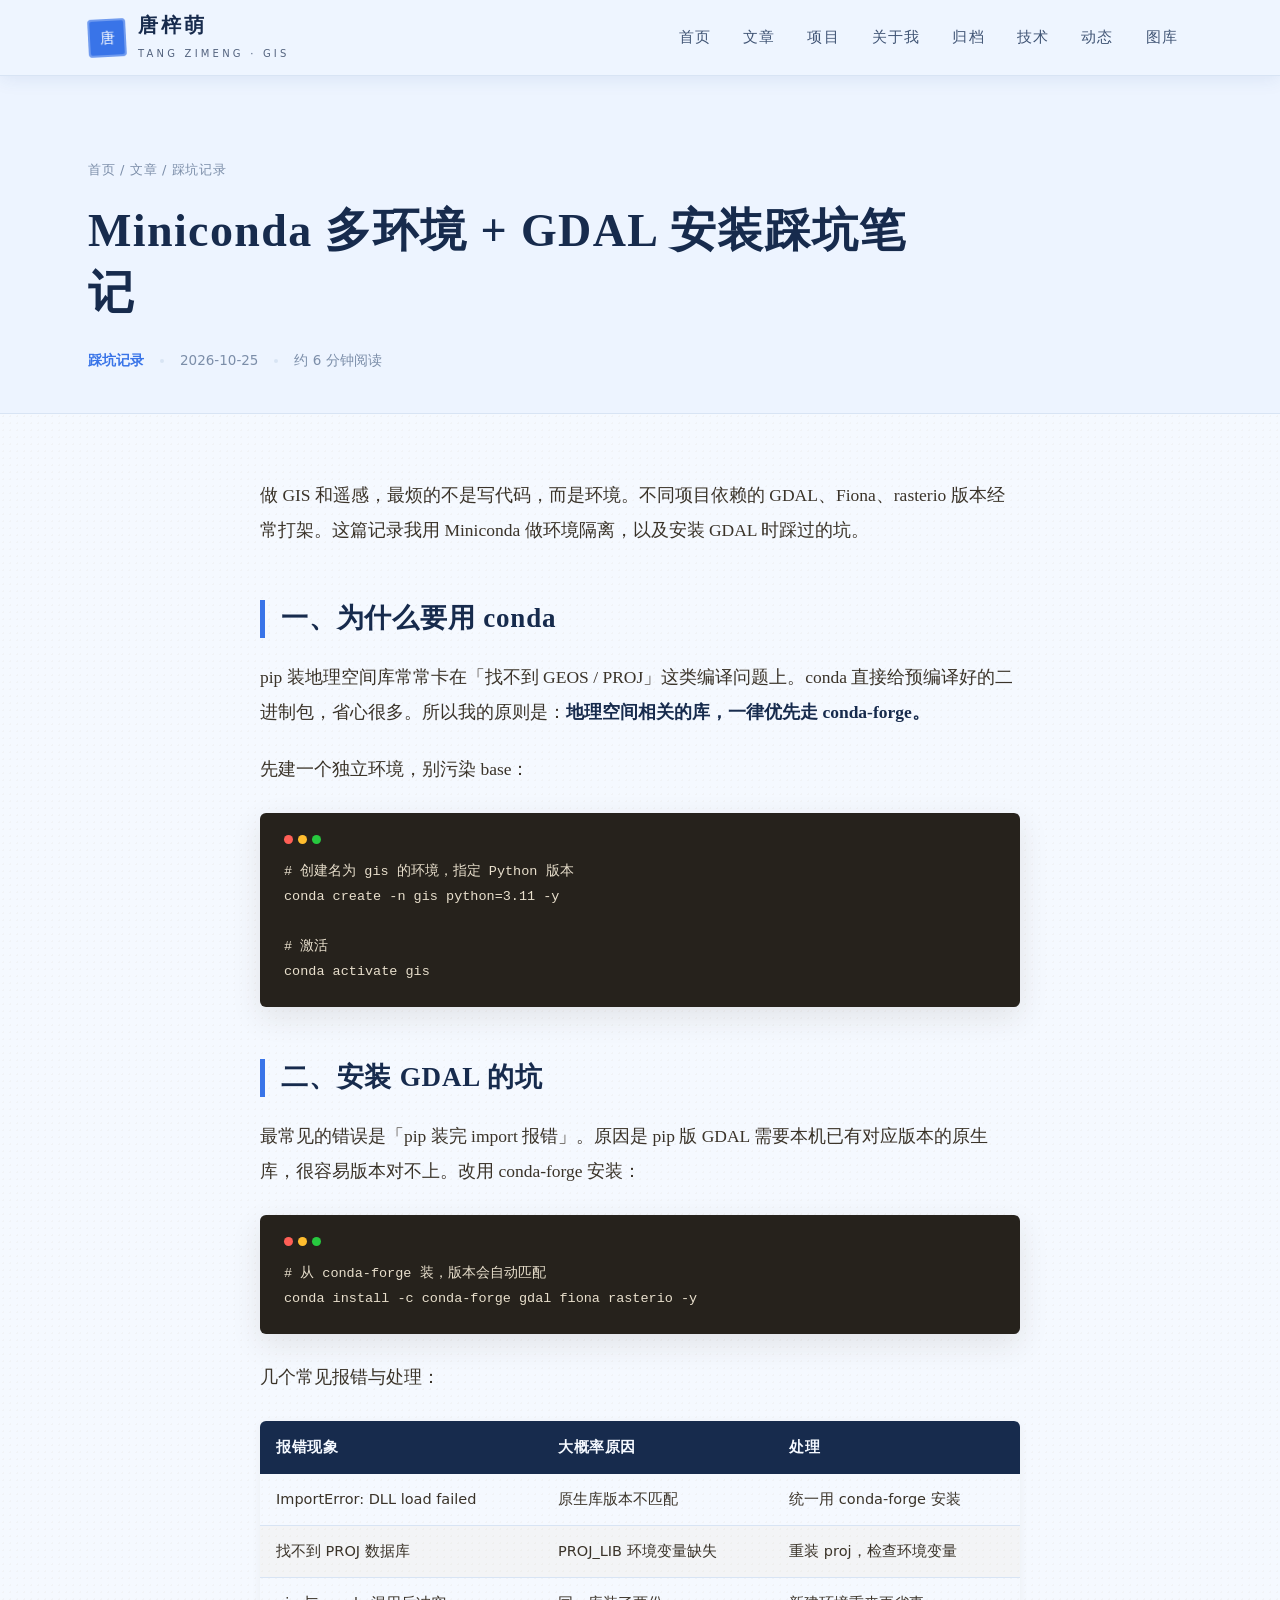
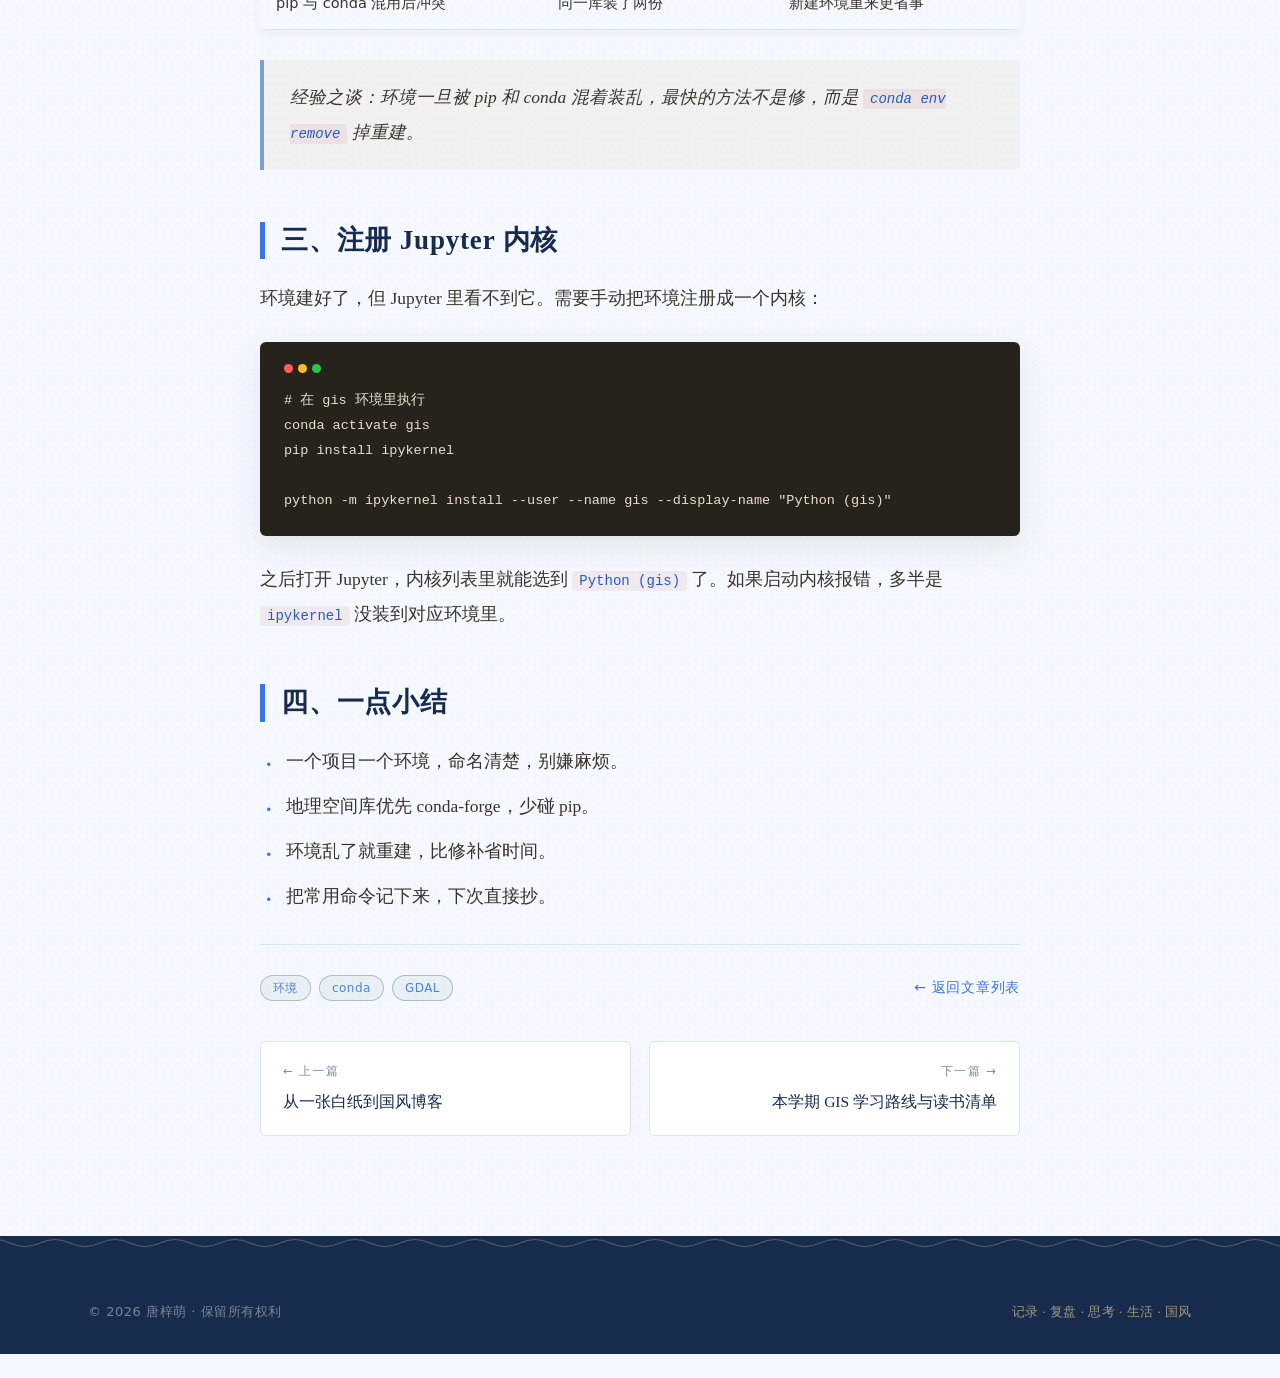
<file: posts/env-config.html>
<!DOCTYPE html>
<html lang="zh-CN">
<head>
    <meta charset="UTF-8">
    <meta name="viewport" content="width=device-width, initial-scale=1.0">
    <title>Miniconda 多环境 + GDAL 安装踩坑笔记 · 唐梓萌</title>
    <meta name="description" content="GIS / 遥感环境隔离实践：conda 建环境、GDAL 与 Fiona 安装、Jupyter 内核注册。">
    <link rel="stylesheet" href="../css/style.css">
</head>
<body class="nav-solid">

    <nav class="nav">
        <div class="nav-wrap">
            <a class="brand" href="../index.html">
                <span class="seal">唐</span>
                <span>
                    <span class="brand-name">唐梓萌</span>
                    <span class="brand-sub">Tang Zimeng · GIS</span>
                </span>
            </a>
            <button class="nav-toggle" aria-label="打开菜单">
                <span></span><span></span><span></span>
            </button>
            <div class="nav-links">
                <a href="../index.html">首页</a>
                <a href="../archives.html">文章</a>
                <a href="../projects.html">项目</a>
                <a href="../about.html">关于我</a>
                <a href="../archives.html#timeline">归档</a>
                <a href="../tech.html">技术</a>
                <a href="../moments.html">动态</a>
                <a href="../gallery.html">图库</a>
            </div>
        </div>
    </nav>

    <header class="article-hero">
        <div class="container">
            <div class="breadcrumb"><a href="../index.html">首页</a> / <a href="../archives.html">文章</a> / 踩坑记录</div>
            <h1>Miniconda 多环境 + GDAL 安装踩坑笔记</h1>
            <div class="article-meta">
                <span class="cat">踩坑记录</span>
                <span class="dot"></span>
                <span>2026-10-25</span>
                <span class="dot"></span>
                <span>约 6 分钟阅读</span>
            </div>
        </div>
    </header>

    <main class="prose-wrap">
        <div class="container">
            <article class="prose">

                <p>做 GIS 和遥感，最烦的不是写代码，而是环境。不同项目依赖的 GDAL、Fiona、rasterio 版本经常打架。这篇记录我用 Miniconda 做环境隔离，以及安装 GDAL 时踩过的坑。</p>

                <h2>一、为什么要用 conda</h2>
                <p>pip 装地理空间库常常卡在「找不到 GEOS / PROJ」这类编译问题上。conda 直接给预编译好的二进制包，省心很多。所以我的原则是：<strong>地理空间相关的库，一律优先走 conda-forge。</strong></p>
                <p>先建一个独立环境，别污染 base：</p>
                <pre><code># 创建名为 gis 的环境，指定 Python 版本
conda create -n gis python=3.11 -y

# 激活
conda activate gis</code></pre>

                <h2>二、安装 GDAL 的坑</h2>
                <p>最常见的错误是「pip 装完 import 报错」。原因是 pip 版 GDAL 需要本机已有对应版本的原生库，很容易版本对不上。改用 conda-forge 安装：</p>
                <pre><code># 从 conda-forge 装，版本会自动匹配
conda install -c conda-forge gdal fiona rasterio -y</code></pre>
                <p>几个常见报错与处理：</p>
                <table>
                    <thead>
                        <tr><th>报错现象</th><th>大概率原因</th><th>处理</th></tr>
                    </thead>
                    <tbody>
                        <tr><td>ImportError: DLL load failed</td><td>原生库版本不匹配</td><td>统一用 conda-forge 安装</td></tr>
                        <tr><td>找不到 PROJ 数据库</td><td>PROJ_LIB 环境变量缺失</td><td>重装 proj，检查环境变量</td></tr>
                        <tr><td>pip 与 conda 混用后冲突</td><td>同一库装了两份</td><td>新建环境重来更省事</td></tr>
                    </tbody>
                </table>
                <blockquote>
                    <p>经验之谈：环境一旦被 pip 和 conda 混着装乱，最快的方法不是修，而是 <code>conda env remove</code> 掉重建。</p>
                </blockquote>

                <h2>三、注册 Jupyter 内核</h2>
                <p>环境建好了，但 Jupyter 里看不到它。需要手动把环境注册成一个内核：</p>
                <pre><code># 在 gis 环境里执行
conda activate gis
pip install ipykernel

python -m ipykernel install --user --name gis --display-name "Python (gis)"</code></pre>
                <p>之后打开 Jupyter，内核列表里就能选到 <code>Python (gis)</code> 了。如果启动内核报错，多半是 <code>ipykernel</code> 没装到对应环境里。</p>

                <h2>四、一点小结</h2>
                <ul>
                    <li>一个项目一个环境，命名清楚，别嫌麻烦。</li>
                    <li>地理空间库优先 conda-forge，少碰 pip。</li>
                    <li>环境乱了就重建，比修补省时间。</li>
                    <li>把常用命令记下来，下次直接抄。</li>
                </ul>

            </article>

            <div class="post-end">
                <div class="tags">
                    <span class="tag">环境</span>
                    <span class="tag">conda</span>
                    <span class="tag">GDAL</span>
                </div>
                <a class="back" href="../archives.html">← 返回文章列表</a>
            </div>

            <div class="post-nav">
                <a href="build-log.html">
                    <div class="dir">← 上一篇</div>
                    <div class="t">从一张白纸到国风博客</div>
                </a>
                <a class="next" href="study-plan.html">
                    <div class="dir">下一篇 →</div>
                    <div class="t">本学期 GIS 学习路线与读书清单</div>
                </a>
            </div>
        </div>
    </main>

    <footer class="footer">
        <div class="container">
            <div class="footer-bottom" style="border:none;padding-top:0">
                <span>© 2026 唐梓萌 · 保留所有权利</span>
                <span class="kai">记录 · 复盘 · 思考 · 生活 · 国风</span>
            </div>
        </div>
    </footer>

    <script src="../js/main.js"></script>
</body>
</html>
</file>
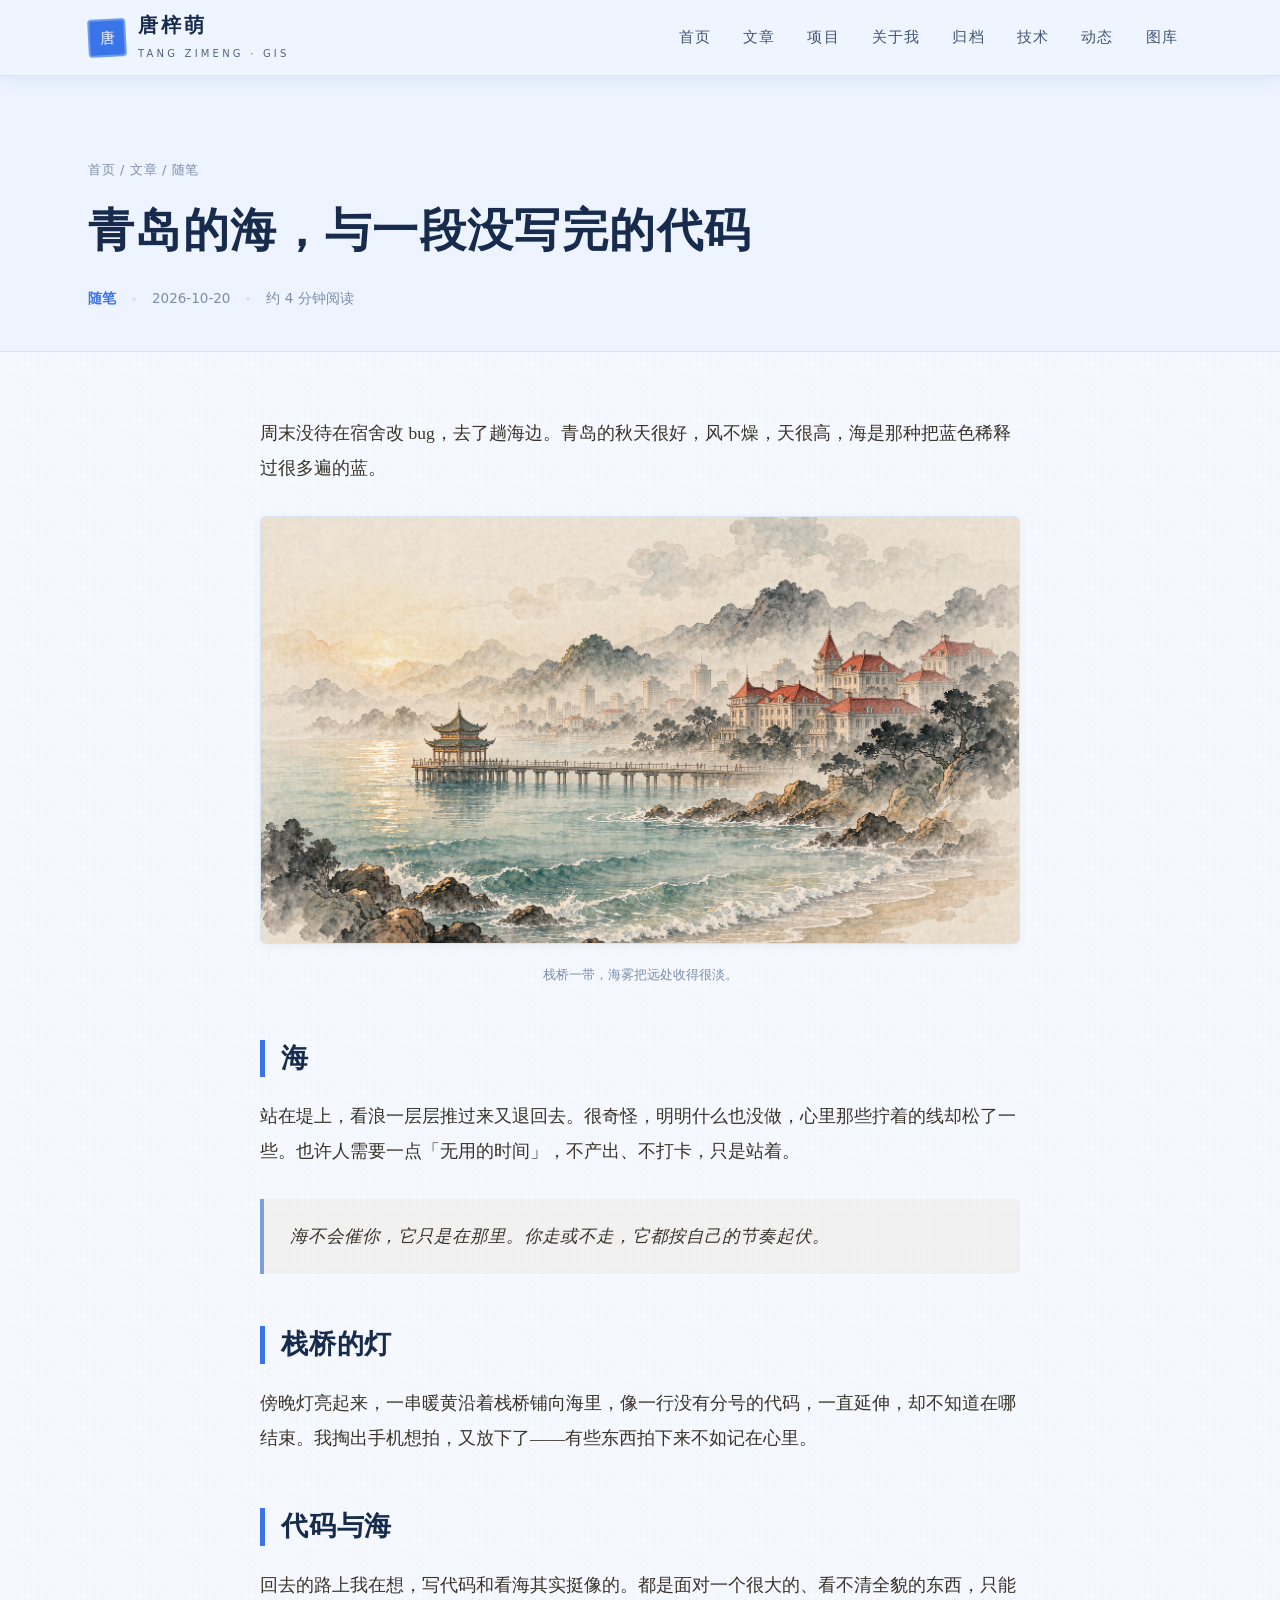
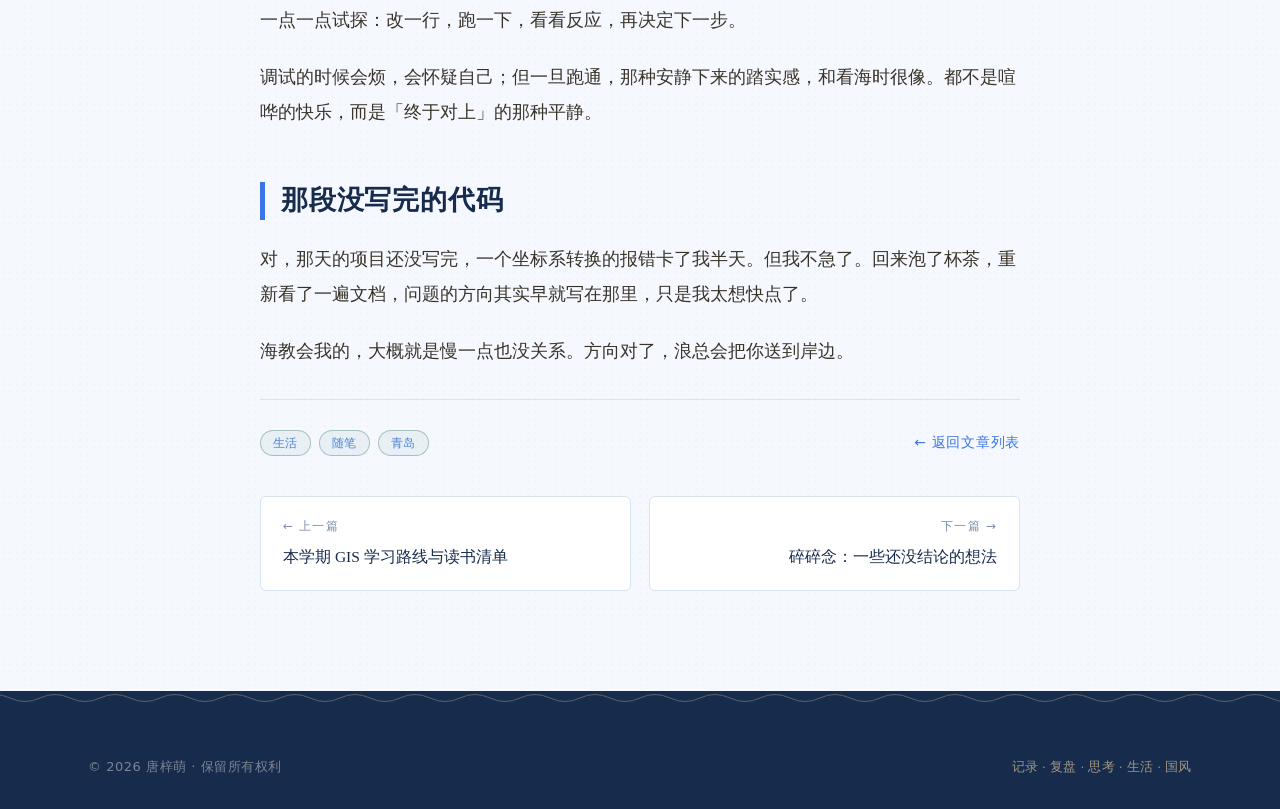
<file: posts/essay.html>
<!DOCTYPE html>
<html lang="zh-CN">
<head>
    <meta charset="UTF-8">
    <meta name="viewport" content="width=device-width, initial-scale=1.0">
    <title>青岛的海，与一段没写完的代码 · 唐梓萌</title>
    <meta name="description" content="一篇不聊技术的随笔：海边的风、栈桥的灯，以及写代码与看海的相似之处。">
    <link rel="stylesheet" href="../css/style.css">
</head>
<body class="nav-solid">

    <nav class="nav">
        <div class="nav-wrap">
            <a class="brand" href="../index.html">
                <span class="seal">唐</span>
                <span>
                    <span class="brand-name">唐梓萌</span>
                    <span class="brand-sub">Tang Zimeng · GIS</span>
                </span>
            </a>
            <button class="nav-toggle" aria-label="打开菜单">
                <span></span><span></span><span></span>
            </button>
            <div class="nav-links">
                <a href="../index.html">首页</a>
                <a href="../archives.html">文章</a>
                <a href="../projects.html">项目</a>
                <a href="../about.html">关于我</a>
                <a href="../archives.html#timeline">归档</a>
                <a href="../tech.html">技术</a>
                <a href="../moments.html">动态</a>
                <a href="../gallery.html">图库</a>
            </div>
        </div>
    </nav>

    <header class="article-hero">
        <div class="container">
            <div class="breadcrumb"><a href="../index.html">首页</a> / <a href="../archives.html">文章</a> / 随笔</div>
            <h1>青岛的海，与一段没写完的代码</h1>
            <div class="article-meta">
                <span class="cat">随笔</span>
                <span class="dot"></span>
                <span>2026-10-20</span>
                <span class="dot"></span>
                <span>约 4 分钟阅读</span>
            </div>
        </div>
    </header>

    <main class="prose-wrap">
        <div class="container">
            <article class="prose">

                <p>周末没待在宿舍改 bug，去了趟海边。青岛的秋天很好，风不燥，天很高，海是那种把蓝色稀释过很多遍的蓝。</p>

                <figure class="fig"><img src="../img/essay-qingdao.png" alt="青岛海岸的水墨意象"></figure>
                <p class="cap">栈桥一带，海雾把远处收得很淡。</p>

                <h2>海</h2>
                <p>站在堤上，看浪一层层推过来又退回去。很奇怪，明明什么也没做，心里那些拧着的线却松了一些。也许人需要一点「无用的时间」，不产出、不打卡，只是站着。</p>

                <blockquote>
                    <p>海不会催你，它只是在那里。你走或不走，它都按自己的节奏起伏。</p>
                </blockquote>

                <h2>栈桥的灯</h2>
                <p>傍晚灯亮起来，一串暖黄沿着栈桥铺向海里，像一行没有分号的代码，一直延伸，却不知道在哪结束。我掏出手机想拍，又放下了——有些东西拍下来不如记在心里。</p>

                <h2>代码与海</h2>
                <p>回去的路上我在想，写代码和看海其实挺像的。都是面对一个很大的、看不清全貌的东西，只能一点一点试探：改一行，跑一下，看看反应，再决定下一步。</p>
                <p>调试的时候会烦，会怀疑自己；但一旦跑通，那种安静下来的踏实感，和看海时很像。都不是喧哗的快乐，而是「终于对上」的那种平静。</p>

                <h2>那段没写完的代码</h2>
                <p>对，那天的项目还没写完，一个坐标系转换的报错卡了我半天。但我不急了。回来泡了杯茶，重新看了一遍文档，问题的方向其实早就写在那里，只是我太想快点了。</p>
                <p>海教会我的，大概就是慢一点也没关系。方向对了，浪总会把你送到岸边。</p>

            </article>

            <div class="post-end">
                <div class="tags">
                    <span class="tag">生活</span>
                    <span class="tag">随笔</span>
                    <span class="tag">青岛</span>
                </div>
                <a class="back" href="../archives.html">← 返回文章列表</a>
            </div>

            <div class="post-nav">
                <a href="study-plan.html">
                    <div class="dir">← 上一篇</div>
                    <div class="t">本学期 GIS 学习路线与读书清单</div>
                </a>
                <a class="next" href="test.html">
                    <div class="dir">下一篇 →</div>
                    <div class="t">碎碎念：一些还没结论的想法</div>
                </a>
            </div>
        </div>
    </main>

    <footer class="footer">
        <div class="container">
            <div class="footer-bottom" style="border:none;padding-top:0">
                <span>© 2026 唐梓萌 · 保留所有权利</span>
                <span class="kai">记录 · 复盘 · 思考 · 生活 · 国风</span>
            </div>
        </div>
    </footer>

    <script src="../js/main.js"></script>
</body>
</html>
</file>
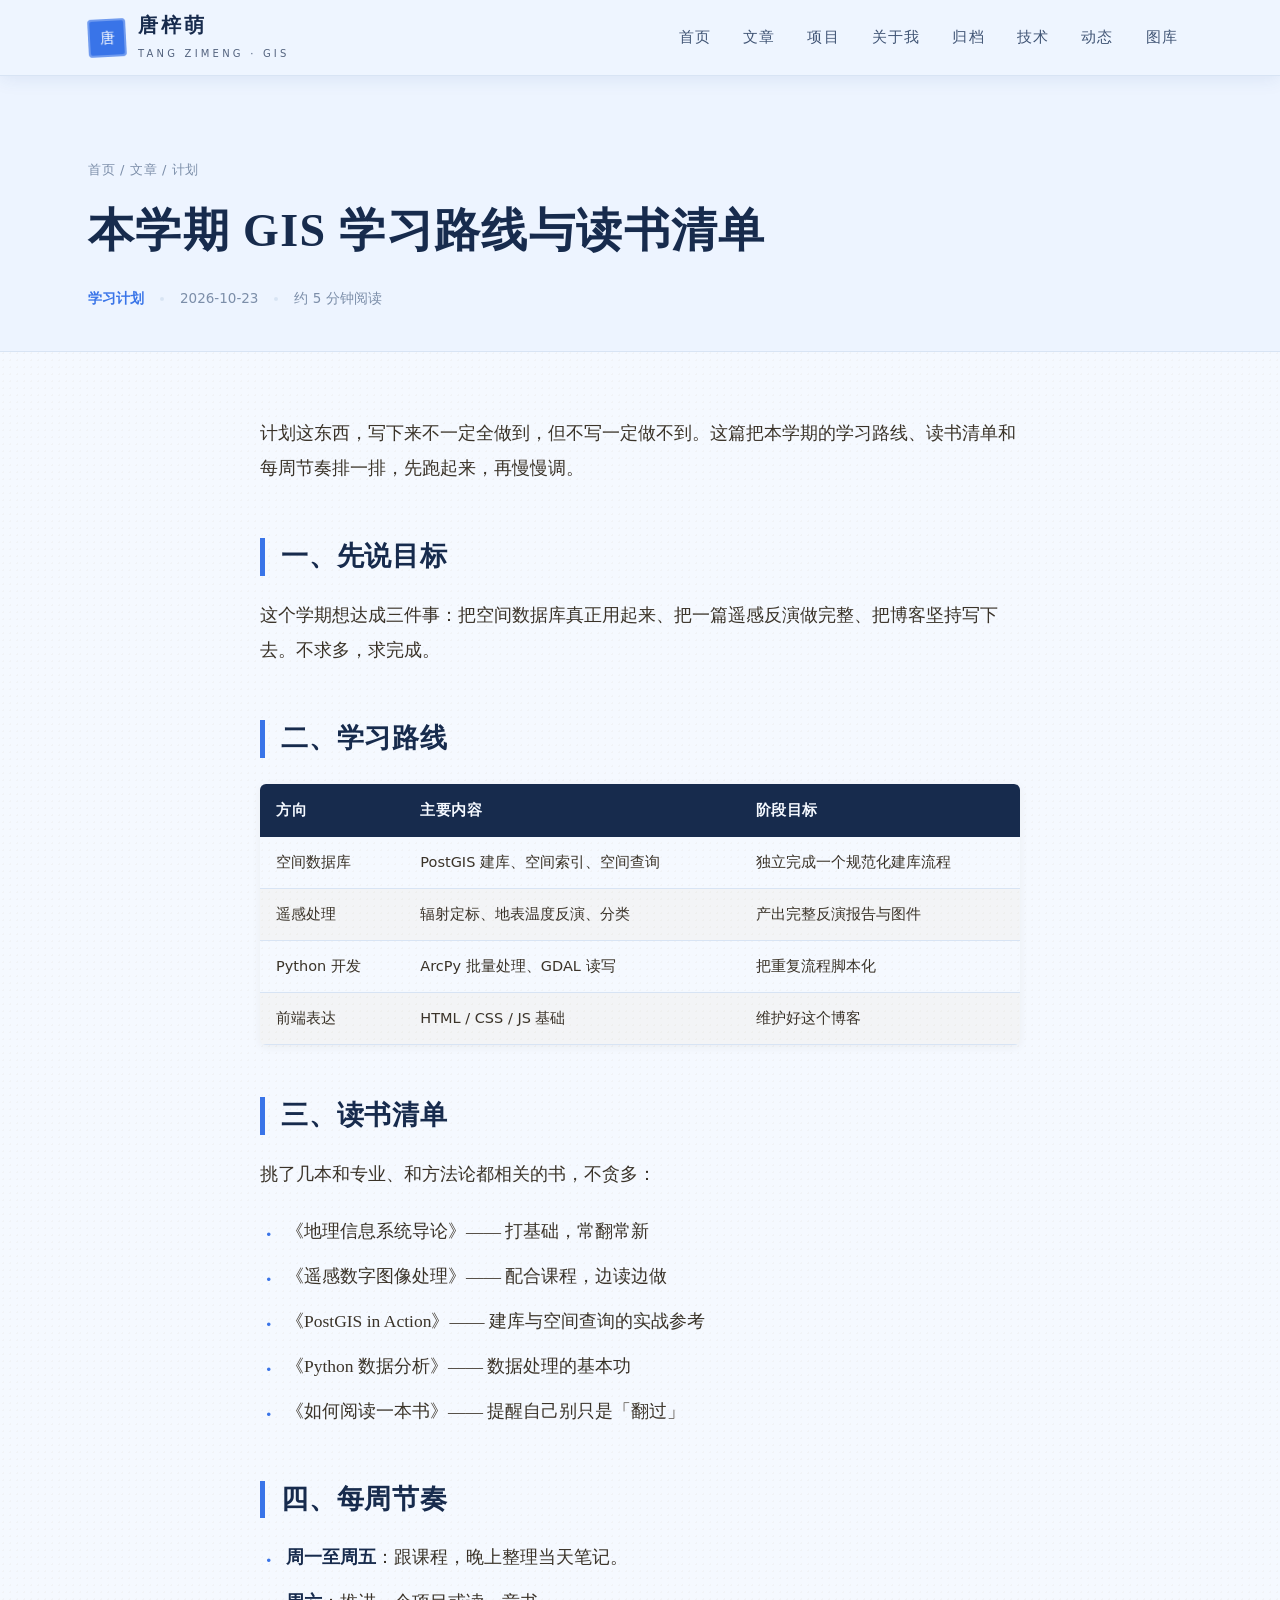
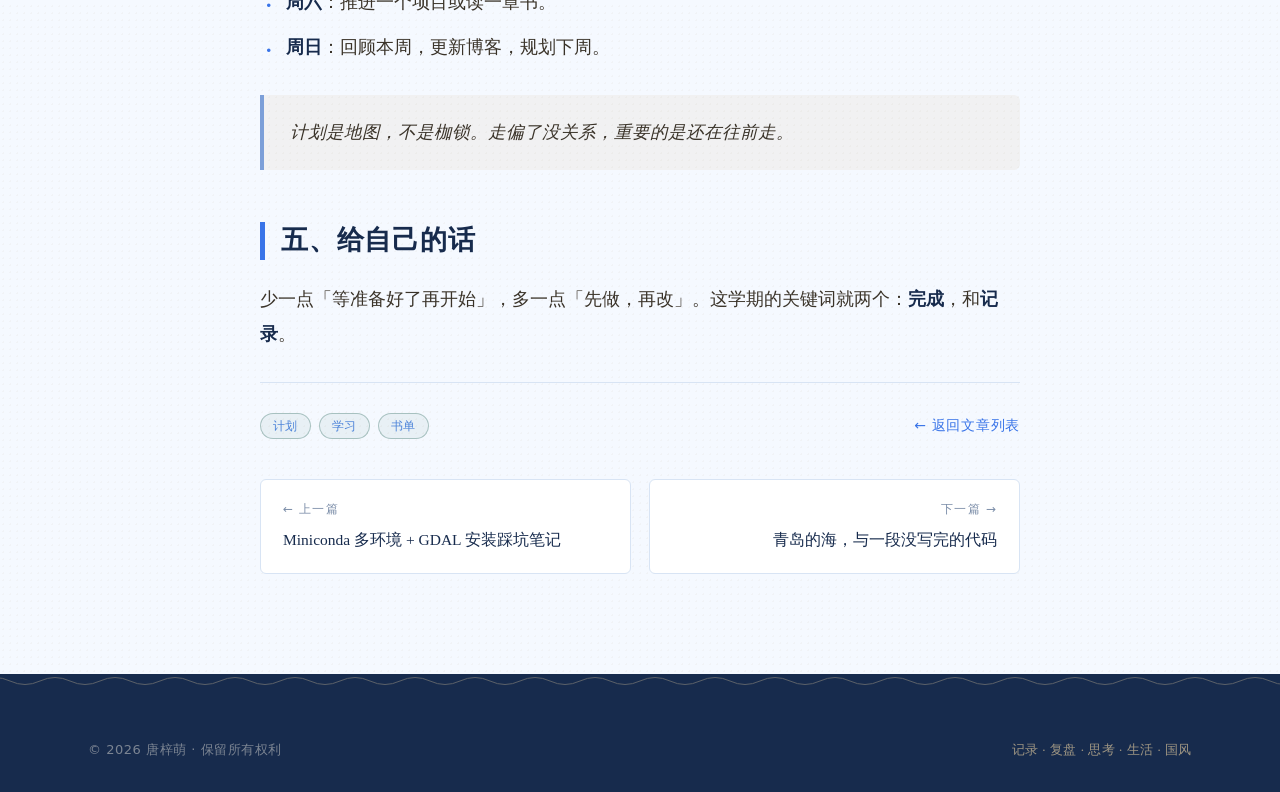
<file: posts/study-plan.html>
<!DOCTYPE html>
<html lang="zh-CN">
<head>
    <meta charset="UTF-8">
    <meta name="viewport" content="width=device-width, initial-scale=1.0">
    <title>本学期 GIS 学习路线与读书清单 · 唐梓萌</title>
    <meta name="description" content="把课程、项目和想读的书排成一张表，先跑起来，再慢慢调。">
    <link rel="stylesheet" href="../css/style.css">
</head>
<body class="nav-solid">

    <nav class="nav">
        <div class="nav-wrap">
            <a class="brand" href="../index.html">
                <span class="seal">唐</span>
                <span>
                    <span class="brand-name">唐梓萌</span>
                    <span class="brand-sub">Tang Zimeng · GIS</span>
                </span>
            </a>
            <button class="nav-toggle" aria-label="打开菜单">
                <span></span><span></span><span></span>
            </button>
            <div class="nav-links">
                <a href="../index.html">首页</a>
                <a href="../archives.html">文章</a>
                <a href="../projects.html">项目</a>
                <a href="../about.html">关于我</a>
                <a href="../archives.html#timeline">归档</a>
                <a href="../tech.html">技术</a>
                <a href="../moments.html">动态</a>
                <a href="../gallery.html">图库</a>
            </div>
        </div>
    </nav>

    <header class="article-hero">
        <div class="container">
            <div class="breadcrumb"><a href="../index.html">首页</a> / <a href="../archives.html">文章</a> / 计划</div>
            <h1>本学期 GIS 学习路线与读书清单</h1>
            <div class="article-meta">
                <span class="cat">学习计划</span>
                <span class="dot"></span>
                <span>2026-10-23</span>
                <span class="dot"></span>
                <span>约 5 分钟阅读</span>
            </div>
        </div>
    </header>

    <main class="prose-wrap">
        <div class="container">
            <article class="prose">

                <p>计划这东西，写下来不一定全做到，但不写一定做不到。这篇把本学期的学习路线、读书清单和每周节奏排一排，先跑起来，再慢慢调。</p>

                <h2>一、先说目标</h2>
                <p>这个学期想达成三件事：把空间数据库真正用起来、把一篇遥感反演做完整、把博客坚持写下去。不求多，求完成。</p>

                <h2>二、学习路线</h2>
                <table>
                    <thead>
                        <tr><th>方向</th><th>主要内容</th><th>阶段目标</th></tr>
                    </thead>
                    <tbody>
                        <tr><td>空间数据库</td><td>PostGIS 建库、空间索引、空间查询</td><td>独立完成一个规范化建库流程</td></tr>
                        <tr><td>遥感处理</td><td>辐射定标、地表温度反演、分类</td><td>产出完整反演报告与图件</td></tr>
                        <tr><td>Python 开发</td><td>ArcPy 批量处理、GDAL 读写</td><td>把重复流程脚本化</td></tr>
                        <tr><td>前端表达</td><td>HTML / CSS / JS 基础</td><td>维护好这个博客</td></tr>
                    </tbody>
                </table>

                <h2>三、读书清单</h2>
                <p>挑了几本和专业、和方法论都相关的书，不贪多：</p>
                <ul>
                    <li>《地理信息系统导论》—— 打基础，常翻常新</li>
                    <li>《遥感数字图像处理》—— 配合课程，边读边做</li>
                    <li>《PostGIS in Action》—— 建库与空间查询的实战参考</li>
                    <li>《Python 数据分析》—— 数据处理的基本功</li>
                    <li>《如何阅读一本书》—— 提醒自己别只是「翻过」</li>
                </ul>

                <h2>四、每周节奏</h2>
                <ul>
                    <li><strong>周一至周五</strong>：跟课程，晚上整理当天笔记。</li>
                    <li><strong>周六</strong>：推进一个项目或读一章书。</li>
                    <li><strong>周日</strong>：回顾本周，更新博客，规划下周。</li>
                </ul>

                <blockquote>
                    <p>计划是地图，不是枷锁。走偏了没关系，重要的是还在往前走。</p>
                </blockquote>

                <h2>五、给自己的话</h2>
                <p>少一点「等准备好了再开始」，多一点「先做，再改」。这学期的关键词就两个：<strong>完成</strong>，和<strong>记录</strong>。</p>

            </article>

            <div class="post-end">
                <div class="tags">
                    <span class="tag">计划</span>
                    <span class="tag">学习</span>
                    <span class="tag">书单</span>
                </div>
                <a class="back" href="../archives.html">← 返回文章列表</a>
            </div>

            <div class="post-nav">
                <a href="env-config.html">
                    <div class="dir">← 上一篇</div>
                    <div class="t">Miniconda 多环境 + GDAL 安装踩坑笔记</div>
                </a>
                <a class="next" href="essay.html">
                    <div class="dir">下一篇 →</div>
                    <div class="t">青岛的海，与一段没写完的代码</div>
                </a>
            </div>
        </div>
    </main>

    <footer class="footer">
        <div class="container">
            <div class="footer-bottom" style="border:none;padding-top:0">
                <span>© 2026 唐梓萌 · 保留所有权利</span>
                <span class="kai">记录 · 复盘 · 思考 · 生活 · 国风</span>
            </div>
        </div>
    </footer>

    <script src="../js/main.js"></script>
</body>
</html>
</file>
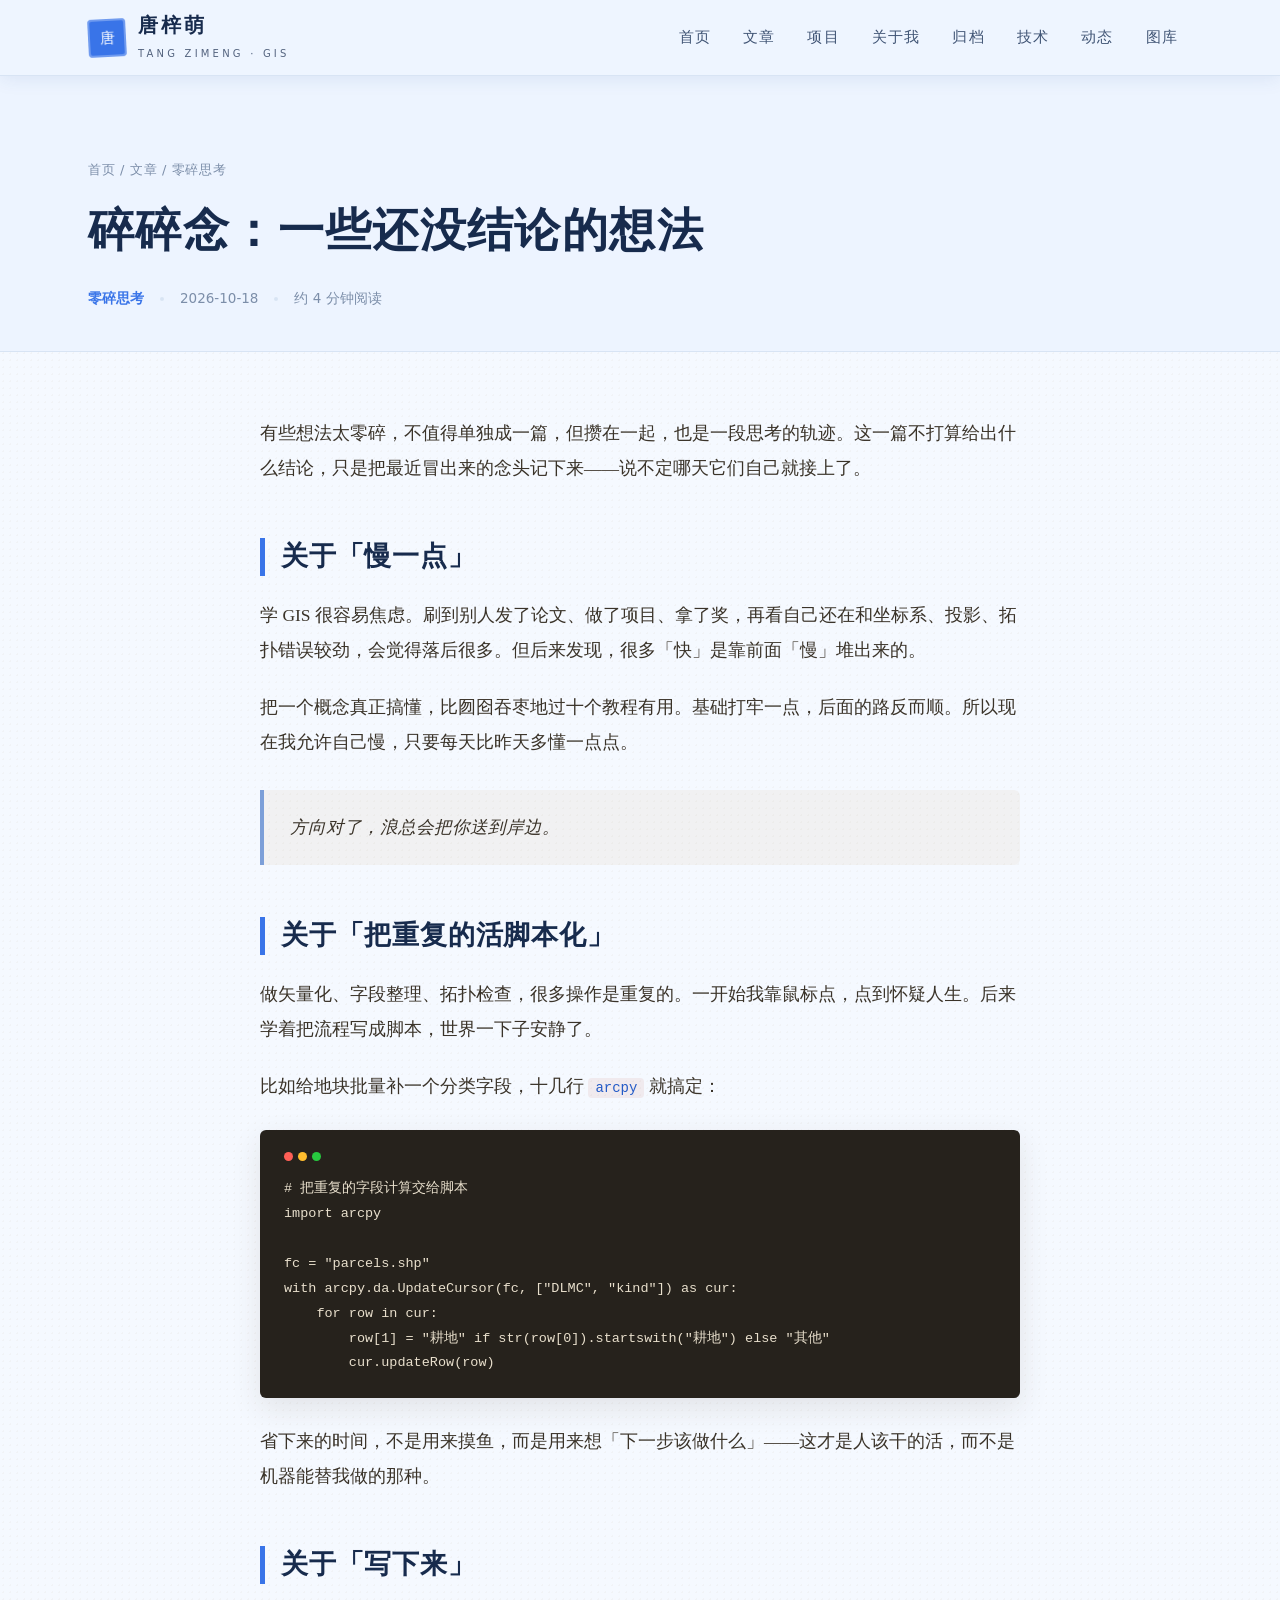
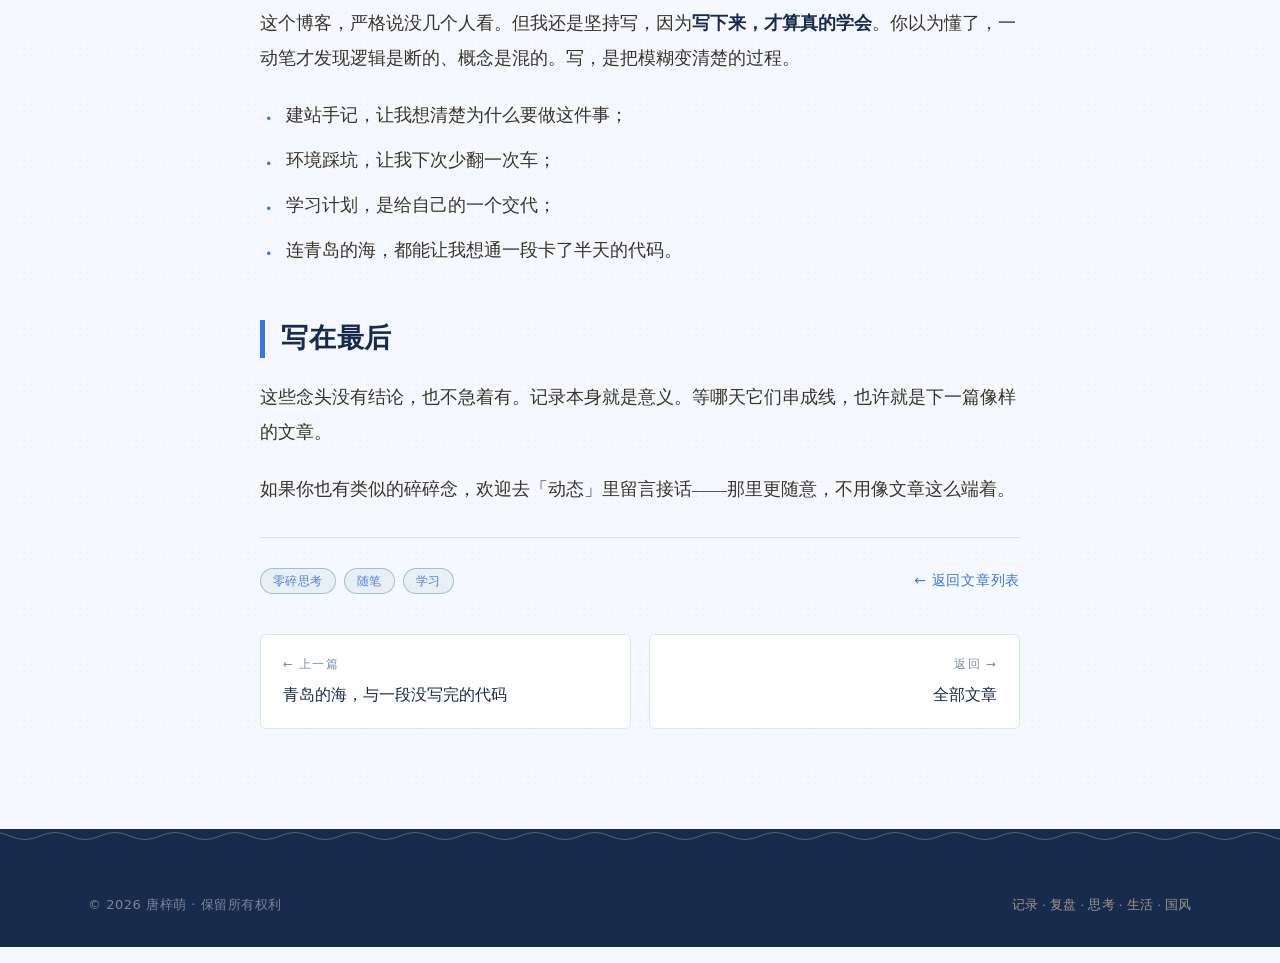
<file: posts/test.html>
<!DOCTYPE html>
<html lang="zh-CN">
<head>
    <meta charset="UTF-8">
    <meta name="viewport" content="width=device-width, initial-scale=1.0">
    <title>碎碎念：一些还没结论的想法 · 唐梓萌</title>
    <meta name="description" content="零碎思考：关于学得慢一点、把重复的活脚本化、以及为什么坚持写下来。没有结论，只是记录。">
    <link rel="stylesheet" href="../css/style.css">
</head>
<body class="nav-solid">

    <nav class="nav">
        <div class="nav-wrap">
            <a class="brand" href="../index.html">
                <span class="seal">唐</span>
                <span>
                    <span class="brand-name">唐梓萌</span>
                    <span class="brand-sub">Tang Zimeng · GIS</span>
                </span>
            </a>
            <button class="nav-toggle" aria-label="打开菜单">
                <span></span><span></span><span></span>
            </button>
            <div class="nav-links">
                <a href="../index.html">首页</a>
                <a href="../archives.html">文章</a>
                <a href="../projects.html">项目</a>
                <a href="../about.html">关于我</a>
                <a href="../archives.html#timeline">归档</a>
                <a href="../tech.html">技术</a>
                <a href="../moments.html">动态</a>
                <a href="../gallery.html">图库</a>
            </div>
        </div>
    </nav>

    <header class="article-hero">
        <div class="container">
            <div class="breadcrumb"><a href="../index.html">首页</a> / <a href="../archives.html">文章</a> / 零碎思考</div>
            <h1>碎碎念：一些还没结论的想法</h1>
            <div class="article-meta">
                <span class="cat">零碎思考</span>
                <span class="dot"></span>
                <span>2026-10-18</span>
                <span class="dot"></span>
                <span>约 4 分钟阅读</span>
            </div>
        </div>
    </header>

    <main class="prose-wrap">
        <div class="container">
            <article class="prose">

                <p>有些想法太零碎，不值得单独成一篇，但攒在一起，也是一段思考的轨迹。这一篇不打算给出什么结论，只是把最近冒出来的念头记下来——说不定哪天它们自己就接上了。</p>

                <h2>关于「慢一点」</h2>
                <p>学 GIS 很容易焦虑。刷到别人发了论文、做了项目、拿了奖，再看自己还在和坐标系、投影、拓扑错误较劲，会觉得落后很多。但后来发现，很多「快」是靠前面「慢」堆出来的。</p>
                <p>把一个概念真正搞懂，比囫囵吞枣地过十个教程有用。基础打牢一点，后面的路反而顺。所以现在我允许自己慢，只要每天比昨天多懂一点点。</p>
                <blockquote>
                    <p>方向对了，浪总会把你送到岸边。</p>
                </blockquote>

                <h2>关于「把重复的活脚本化」</h2>
                <p>做矢量化、字段整理、拓扑检查，很多操作是重复的。一开始我靠鼠标点，点到怀疑人生。后来学着把流程写成脚本，世界一下子安静了。</p>
                <p>比如给地块批量补一个分类字段，十几行 <code>arcpy</code> 就搞定：</p>
                <pre><code># 把重复的字段计算交给脚本
import arcpy

fc = "parcels.shp"
with arcpy.da.UpdateCursor(fc, ["DLMC", "kind"]) as cur:
    for row in cur:
        row[1] = "耕地" if str(row[0]).startswith("耕地") else "其他"
        cur.updateRow(row)</code></pre>
                <p>省下来的时间，不是用来摸鱼，而是用来想「下一步该做什么」——这才是人该干的活，而不是机器能替我做的那种。</p>

                <h2>关于「写下来」</h2>
                <p>这个博客，严格说没几个人看。但我还是坚持写，因为<strong>写下来，才算真的学会</strong>。你以为懂了，一动笔才发现逻辑是断的、概念是混的。写，是把模糊变清楚的过程。</p>
                <ul>
                    <li>建站手记，让我想清楚为什么要做这件事；</li>
                    <li>环境踩坑，让我下次少翻一次车；</li>
                    <li>学习计划，是给自己的一个交代；</li>
                    <li>连青岛的海，都能让我想通一段卡了半天的代码。</li>
                </ul>

                <h2>写在最后</h2>
                <p>这些念头没有结论，也不急着有。记录本身就是意义。等哪天它们串成线，也许就是下一篇像样的文章。</p>
                <p>如果你也有类似的碎碎念，欢迎去「动态」里留言接话——那里更随意，不用像文章这么端着。</p>

            </article>

            <div class="post-end">
                <div class="tags">
                    <span class="tag">零碎思考</span>
                    <span class="tag">随笔</span>
                    <span class="tag">学习</span>
                </div>
                <a class="back" href="../archives.html">← 返回文章列表</a>
            </div>

            <div class="post-nav">
                <a href="essay.html">
                    <div class="dir">← 上一篇</div>
                    <div class="t">青岛的海，与一段没写完的代码</div>
                </a>
                <a class="next" href="../archives.html">
                    <div class="dir">返回 →</div>
                    <div class="t">全部文章</div>
                </a>
            </div>
        </div>
    </main>

    <footer class="footer">
        <div class="container">
            <div class="footer-bottom" style="border:none;padding-top:0">
                <span>© 2026 唐梓萌 · 保留所有权利</span>
                <span class="kai">记录 · 复盘 · 思考 · 生活 · 国风</span>
            </div>
        </div>
    </footer>

    <script src="../js/main.js"></script>
</body>
</html>
</file>
<file: css/style.css>
/* =========================================================
   致谢：感谢@唐梓萌同学提供点个人站模板
   ========================================================= */

/* ---------- 1. 设计变量 ---------- */
:root {
    --ink:        #172b4d;
    --ink-soft:   #405575;
    --ink-faint:  #7c8ea9;
    --paper:      #f5f9ff;
    --paper-2:    #edf4ff;
    --card:       #ffffff;
    --cinnabar:   #3974e8;
    --cinnabar-d: #245bc7;
    --jade:       #4c83d9;
    --jade-soft:  #79a5eb;
    --gold:       #7c9fd8;
    --gold-soft:  #d7e5fb;
    --line:       #d8e4f4;
    --line-soft:  #e7effa;

    --font-serif: "Songti SC", "STSong", "SimSun", "Noto Serif CJK SC", "Noto Serif SC", serif;
    --font-kai:   "STKaiti", "KaiTi", "Kaiti SC", "Songti SC", "Noto Serif SC", serif;
    --font-sans:  "PingFang SC", "Hiragino Sans GB", "Microsoft YaHei", "Noto Sans SC", system-ui, -apple-system, sans-serif;
    --font-mono:  "JetBrains Mono", "Cascadia Code", "SFMono-Regular", Consolas, "Liberation Mono", monospace;

    --shadow-sm: 0 2px 10px rgba(60, 44, 22, 0.06);
    --shadow-md: 0 10px 30px rgba(60, 44, 22, 0.10);
    --shadow-lg: 0 24px 60px rgba(50, 36, 16, 0.16);

    --maxw: 1160px;
    --radius: 6px;
    --ease: cubic-bezier(.22, .61, .36, 1);
}

/* ---------- 2. 基础重置 / 排版 ---------- */
* { margin: 0; padding: 0; box-sizing: border-box; }

html { scroll-behavior: smooth; -webkit-text-size-adjust: 100%; }

body {
    font-family: var(--font-sans);
    color: var(--ink-soft);
    background-color: var(--paper);
    /* 细密纸纹 */
    background-image:
        radial-gradient(rgba(150, 120, 60, 0.045) 1px, transparent 1px);
    background-size: 7px 7px;
    line-height: 1.85;
    font-size: 16px;
    -webkit-font-smoothing: antialiased;
    text-rendering: optimizeLegibility;
    overflow-x: hidden;
}

h1, h2, h3, h4, h5 {
    font-family: var(--font-serif);
    color: var(--ink);
    font-weight: 700;
    line-height: 1.35;
    letter-spacing: 0.02em;
}

a { color: inherit; text-decoration: none; }
img { max-width: 100%; display: block; }
ul, ol { list-style: none; }
::selection { background: var(--cinnabar); color: #fff; }

/* 滚动条 */
::-webkit-scrollbar { width: 11px; height: 11px; }
::-webkit-scrollbar-track { background: var(--paper-2); }
::-webkit-scrollbar-thumb {
    background: #c6b48d;
    border-radius: 8px;
    border: 3px solid var(--paper-2);
}
::-webkit-scrollbar-thumb:hover { background: var(--gold); }

/* ---------- 3. 通用组件 ---------- */
.container {
    width: 100%;
    max-width: var(--maxw);
    margin: 0 auto;
    padding: 0 28px;
}

.section { padding: 92px 0; position: relative; }
.section--tight { padding: 60px 0; }
.section--paper2 { background: var(--paper-2); }

/* 小印章 */
.seal {
    display: inline-flex;
    align-items: center;
    justify-content: center;
    width: 34px;
    height: 34px;
    background: var(--cinnabar);
    color: #fff;
    font-family: var(--font-kai);
    font-size: 18px;
    line-height: 1;
    border-radius: 4px;
    box-shadow: inset 0 0 0 2px rgba(255,255,255,.28);
    transform: rotate(-3deg);
    letter-spacing: -1px;
    flex: none;
}
.seal--lg { width: 52px; height: 52px; font-size: 26px; }
.seal--ghost {
    background: transparent;
    color: var(--cinnabar);
    box-shadow: inset 0 0 0 2px var(--cinnabar);
}

/* 分段小标题：印章 + 标题 + 金线 */
.sec-head {
    display: flex;
    align-items: center;
    gap: 16px;
    margin-bottom: 44px;
}
.sec-head .seal { margin-top: 2px; }
.sec-head h2 {
    font-size: 30px;
    letter-spacing: 0.06em;
    white-space: nowrap;
}
.sec-head .sec-sub {
    font-family: var(--font-sans);
    font-size: 13px;
    letter-spacing: 0.24em;
    text-transform: uppercase;
    color: var(--ink-faint);
    margin-left: 2px;
}
.sec-head .line {
    flex: 1;
    height: 1px;
    background: linear-gradient(90deg, var(--gold-soft), transparent);
    position: relative;
}
.sec-head .line::before {
    content: "";
    position: absolute; left: 0; top: -2px;
    width: 6px; height: 6px;
    border-radius: 50%;
    background: var(--gold);
}
.sec-head--center { justify-content: center; text-align: center; }
.sec-head--center .line { display: none; }

/* 云纹 / 水波分隔线 */
.wave-divider {
    height: 14px;
    width: 100%;
    background-repeat: repeat-x;
    background-position: center;
    background-size: 120px 14px;
    opacity: 0.55;
    background-image: url("data:image/svg+xml;utf8,<svg xmlns='http://www.w3.org/2000/svg' width='120' height='14' viewBox='0 0 120 14'><path d='M0 7 Q 15 0 30 7 T 60 7 T 90 7 T 120 7' fill='none' stroke='%23b8934e' stroke-width='1'/></svg>");
}

/* 按钮 */
.btn {
    display: inline-flex;
    align-items: center;
    gap: 8px;
    font-family: var(--font-sans);
    font-size: 14.5px;
    letter-spacing: 0.06em;
    padding: 11px 26px;
    border-radius: 30px;
    border: 1.5px solid var(--cinnabar);
    color: var(--cinnabar);
    background: transparent;
    cursor: pointer;
    transition: all .35s var(--ease);
    position: relative;
    overflow: hidden;
}
.btn::after {
    content: "";
    position: absolute; inset: 0;
    background: var(--cinnabar);
    transform: translateY(101%);
    transition: transform .35s var(--ease);
    z-index: -1;
}
.btn:hover { color: #fff; }
.btn:hover::after { transform: translateY(0); }
.btn--solid {
    background: var(--cinnabar);
    color: #fff;
    box-shadow: 0 8px 20px rgba(178, 58, 46, 0.25);
}
.btn--solid::after { background: var(--cinnabar-d); }
.btn--ghost { border-color: var(--gold); color: var(--ink); }
.btn--ghost::after { background: var(--gold); }

/* 标签 */
.tag {
    display: inline-block;
    font-size: 12px;
    line-height: 1;
    padding: 6px 12px;
    border-radius: 20px;
    color: var(--jade);
    border: 1px solid rgba(47, 107, 94, 0.35);
    background: rgba(47, 107, 94, 0.06);
    letter-spacing: 0.04em;
    transition: all .3s var(--ease);
}
.tag:hover { background: var(--jade); color: #fff; }
.tag--red { color: var(--cinnabar); border-color: rgba(178,58,46,.35); background: rgba(178,58,46,.06); }
.tag--red:hover { background: var(--cinnabar); color: #fff; }

/* ---------- 4. 导航 ---------- */
.nav {
    position: fixed;
    top: 0; left: 0;
    width: 100%;
    z-index: 1000;
    padding: 18px 0;
    transition: background .4s var(--ease), padding .4s var(--ease), box-shadow .4s var(--ease);
}
.nav-wrap {
    max-width: var(--maxw);
    margin: 0 auto;
    padding: 0 28px;
    display: flex;
    align-items: center;
    justify-content: space-between;
}
.brand {
    display: flex;
    align-items: center;
    gap: 12px;
    color: #fff;
    transition: color .4s var(--ease);
}
.brand .seal { width: 38px; height: 38px; font-size: 15px; }
.brand-name {
    font-family: var(--font-serif);
    font-size: 20px;
    letter-spacing: 0.14em;
    font-weight: 700;
    line-height: 1.1;
}
.brand-sub {
    display: block;
    font-family: var(--font-sans);
    font-size: 10px;
    letter-spacing: 0.32em;
    opacity: .72;
    margin-top: 3px;
    text-transform: uppercase;
}
.nav-links {
    display: flex;
    align-items: center;
    gap: 4px;
}
.nav-links a {
    color: rgba(255,255,255,.86);
    font-size: 15px;
    letter-spacing: 0.08em;
    padding: 8px 14px;
    position: relative;
    transition: color .3s var(--ease);
}
.nav-links a::after {
    content: "";
    position: absolute;
    left: 50%; bottom: 2px;
    width: 0; height: 1.5px;
    background: var(--cinnabar);
    transform: translateX(-50%);
    transition: width .3s var(--ease);
}
.nav-links a:hover { color: #fff; }
.nav-links a:hover::after,
.nav-links a.active::after { width: 22px; }
.nav-links a.active { color: #fff; }

/* 滚动后 / 内页（浅色）状态 */
.nav.solid {
    background: rgba(238, 245, 255, 0.94);
    backdrop-filter: blur(10px);
    -webkit-backdrop-filter: blur(10px);
    box-shadow: 0 2px 18px rgba(36, 82, 150, 0.10);
    padding: 12px 0;
    border-bottom: 1px solid var(--line);
}
.nav.solid .brand { color: var(--ink); }
.nav.solid .nav-links a { color: var(--ink-soft); }
.nav.solid .nav-links a:hover,
.nav.solid .nav-links a.active { color: var(--cinnabar); }

/* 汉堡 */
.nav-toggle {
    display: none;
    width: 44px; height: 44px;
    border: none; background: transparent;
    cursor: pointer;
    flex-direction: column;
    justify-content: center;
    align-items: center;
    gap: 5px;
}
.nav-toggle span {
    display: block;
    width: 24px; height: 2px;
    background: #fff;
    border-radius: 2px;
    transition: all .3s var(--ease);
}
.nav.solid .nav-toggle span,
.nav.light .nav-toggle span { background: var(--ink); }
.nav-toggle.open span:nth-child(1) { transform: translateY(7px) rotate(45deg); }
.nav-toggle.open span:nth-child(2) { opacity: 0; }
.nav-toggle.open span:nth-child(3) { transform: translateY(-7px) rotate(-45deg); }

/* ---------- 5. Hero ---------- */
.hero {
    position: relative;
    min-height: 100vh;
    display: flex;
    align-items: center;
    justify-content: center;
    text-align: center;
    overflow: hidden;
    background: #1b1712;
}
.hero-bg {
    position: absolute; inset: -4%;
    background-image: url("../img/hero-home.png");
    background-size: cover;
    background-position: center 42%;
    will-change: transform;
    animation: heroZoom 22s ease-in-out infinite alternate;
}
.hero-mask {
    position: absolute; inset: 0;
    background:
        radial-gradient(120% 90% at 50% 30%, rgba(24,20,15,.18) 0%, rgba(24,20,15,.55) 68%, rgba(20,16,12,.86) 100%),
        linear-gradient(180deg, rgba(24,20,15,.45) 0%, rgba(24,20,15,.12) 40%, rgba(24,20,15,.88) 100%);
}
.hero-inner {
    position: relative;
    z-index: 2;
    width: 100%;
    min-width: 0;
    padding: 120px 24px 60px;
    max-width: 880px;
}
.hero-kicker {
    display: inline-flex;
    align-items: center;
    gap: 12px;
    color: var(--gold-soft);
    font-size: 13px;
    letter-spacing: 0.42em;
    text-transform: uppercase;
    margin-bottom: 26px;
    opacity: 0;
    animation: fadeUp 1s var(--ease) .1s forwards;
}
.hero-kicker::before,
.hero-kicker::after {
    content: "";
    width: 34px; height: 1px;
    background: var(--gold);
    opacity: .8;
}
.hero h1 {
    font-family: var(--font-serif);
    color: #fdfaf2;
    font-size: clamp(38px, 6vw, 76px);
    font-weight: 700;
    letter-spacing: 0.12em;
    line-height: 1.18;
    text-shadow: 0 4px 30px rgba(0,0,0,.35);
    opacity: 0;
    animation: fadeUp 1.1s var(--ease) .25s forwards;
}
.hero h1[data-config] { white-space: pre-line; }
.hero h1 .accent { color: var(--gold-soft); }
.hero-desc {
    color: rgba(253, 250, 242, 0.9);
    font-family: var(--font-serif);
    font-size: clamp(15px, 1.6vw, 19px);
    letter-spacing: 0.06em;
    line-height: 2;
    margin: 26px auto 0;
    max-width: 660px;
    opacity: 0;
    animation: fadeUp 1.1s var(--ease) .45s forwards;
}
.hero-actions {
    margin-top: 40px;
    display: flex;
    gap: 16px;
    justify-content: center;
    flex-wrap: wrap;
    opacity: 0;
    animation: fadeUp 1.1s var(--ease) .65s forwards;
}
.hero-actions .btn--ghost { border-color: rgba(216,195,154,.6); color: #fdfaf2; }
.hero-actions .btn--ghost::after { background: var(--gold); }
.hero-actions .btn--ghost:hover { color: #1b1712; }

/* 竖向装饰字 */
.hero-side {
    position: absolute;
    top: 50%;
    z-index: 2;
    transform: translateY(-50%);
    writing-mode: vertical-rl;
    color: rgba(253, 250, 242, 0.55);
    font-family: var(--font-kai);
    font-size: 15px;
    letter-spacing: 0.5em;
    display: flex;
    align-items: center;
    gap: 18px;
}
.hero-side::before {
    content: "";
    width: 1px; height: 60px;
    background: rgba(216,195,154,.5);
}
.hero-side.left { left: 38px; }
.hero-side.right { right: 38px; writing-mode: vertical-rl; font-family: var(--font-sans); font-size: 11px; letter-spacing: .16em; }

/* 滚动提示 */
.scroll-cue {
    position: absolute;
    left: 50%; bottom: 30px;
    transform: translateX(-50%);
    z-index: 3;
    display: flex;
    flex-direction: column;
    align-items: center;
    gap: 10px;
    color: rgba(253,250,242,.7);
    font-size: 11px;
    letter-spacing: 0.3em;
}
.scroll-cue .mouse {
    width: 22px; height: 34px;
    border: 1.5px solid rgba(253,250,242,.6);
    border-radius: 12px;
    position: relative;
}
.scroll-cue .mouse::after {
    content: "";
    position: absolute;
    left: 50%; top: 7px;
    width: 3px; height: 7px;
    background: rgba(253,250,242,.85);
    border-radius: 2px;
    transform: translateX(-50%);
    animation: scrollDot 1.6s infinite;
}

/* ---------- 滚动标语条 ---------- */
.marquee {
    background: var(--ink);
    color: var(--paper);
    padding: 14px 0;
    overflow: hidden;
    position: relative;
    border-top: 1px solid rgba(255,255,255,.06);
    border-bottom: 1px solid rgba(255,255,255,.06);
}
.marquee-track {
    display: flex;
    width: max-content;
    animation: marquee 32s linear infinite;
}
.marquee:hover .marquee-track { animation-play-state: paused; }
.marquee-item {
    display: inline-flex;
    align-items: center;
    gap: 22px;
    padding: 0 22px;
    font-family: var(--font-serif);
    font-size: 15px;
    letter-spacing: 0.16em;
    color: rgba(246,241,230,.82);
    white-space: nowrap;
}
.marquee-item .dot {
    width: 5px; height: 5px;
    border-radius: 50%;
    background: var(--cinnabar);
    display: inline-block;
}

/* ---------- 首页精选轮播 ---------- */
.carousel {
    position: relative;
    border-radius: var(--radius);
    overflow: hidden;
    box-shadow: var(--shadow-md);
    background: var(--ink);
}
.carousel-track {
    display: flex;
    transition: transform .7s var(--ease);
}
.slide {
    min-width: 100%;
    position: relative;
    aspect-ratio: 21 / 9;
    overflow: hidden;
    display: block;
    color: inherit;
    text-decoration: none;
}
.slide img {
    width: 100%; height: 100%;
    object-fit: cover;
    transition: transform 6s var(--ease);
}
.slide.is-active img { transform: scale(1.06); }
.slide-mask {
    position: absolute; inset: 0;
    background: linear-gradient(180deg, rgba(20,16,12,.1) 30%, rgba(20,16,12,.82) 100%);
    display: flex;
    flex-direction: column;
    justify-content: flex-end;
    padding: 44px clamp(24px, 5vw, 60px);
}
.slide-tag {
    align-self: flex-start;
    font-size: 12px;
    letter-spacing: 0.2em;
    color: var(--gold-soft);
    border: 1px solid rgba(216,195,154,.5);
    padding: 5px 12px;
    border-radius: 20px;
    margin-bottom: 16px;
}
.slide h3 {
    color: #fdfaf2;
    font-size: clamp(22px, 3vw, 36px);
    letter-spacing: 0.05em;
    max-width: 720px;
}
.slide p {
    color: rgba(253,250,242,.82);
    margin-top: 12px;
    font-size: 15px;
    max-width: 620px;
    font-family: var(--font-serif);
}
.slide-more { color: #dceaff; font-size: 14px; margin-top: 18px; letter-spacing: .04em; }
.slide:hover .slide-more { color: #fff; text-decoration: underline; }
.carousel-btn {
    position: absolute;
    top: 50%;
    transform: translateY(-50%);
    width: 46px; height: 46px;
    border-radius: 50%;
    border: 1px solid rgba(253,250,242,.4);
    background: rgba(20,16,12,.3);
    backdrop-filter: blur(4px);
    color: #fdfaf2;
    font-size: 18px;
    cursor: pointer;
    display: flex;
    align-items: center;
    justify-content: center;
    transition: all .3s var(--ease);
    z-index: 3;
}
.carousel-btn:hover { background: var(--cinnabar); border-color: var(--cinnabar); }
.carousel-btn.prev { left: 18px; }
.carousel-btn.next { right: 18px; }
.carousel-dots {
    position: absolute;
    bottom: 18px; left: 50%;
    transform: translateX(-50%);
    display: flex;
    gap: 9px;
    z-index: 3;
}
.carousel-dots button {
    width: 9px; height: 9px;
    border-radius: 50%;
    border: none;
    background: rgba(253,250,242,.4);
    cursor: pointer;
    transition: all .3s var(--ease);
    padding: 0;
}
.carousel-dots button.active { background: var(--gold-soft); width: 26px; border-radius: 6px; }

/* ---------- 6. 卡片网格 ---------- */
.grid {
    display: grid;
    gap: 28px;
}
.grid--3 { grid-template-columns: repeat(3, 1fr); }
.grid--2 { grid-template-columns: repeat(2, 1fr); }

/* 文章卡片 */
.post-card {
    background: var(--card);
    border: 1px solid var(--line);
    border-radius: var(--radius);
    overflow: hidden;
    display: flex;
    flex-direction: column;
    transition: transform .4s var(--ease), box-shadow .4s var(--ease), border-color .4s var(--ease);
    position: relative;
}
.post-card:hover {
    transform: translateY(-8px);
    box-shadow: var(--shadow-lg);
    border-color: var(--gold-soft);
}
.post-thumb {
    position: relative;
    aspect-ratio: 16 / 10;
    overflow: hidden;
    background: var(--paper-2);
}
.post-thumb img {
    width: 100%; height: 100%;
    object-fit: cover;
    transition: transform .7s var(--ease);
}
.post-card:hover .post-thumb img { transform: scale(1.07); }
.post-thumb .corner-seal {
    position: absolute;
    right: 14px; bottom: 14px;
    width: 46px; height: 46px;
    font-size: 22px;
    opacity: .92;
    z-index: 2;
}
.post-body { padding: 24px 24px 26px; display: flex; flex-direction: column; flex: 1; }
.post-meta {
    display: flex;
    align-items: center;
    gap: 12px;
    font-size: 12.5px;
    color: var(--ink-faint);
    letter-spacing: 0.04em;
    margin-bottom: 12px;
}
.post-meta .cat { color: var(--cinnabar); font-weight: 600; }
.post-meta .sep { width: 4px; height: 4px; border-radius: 50%; background: var(--line); }
.post-card h3 {
    font-size: 20px;
    line-height: 1.5;
    letter-spacing: 0.02em;
    margin-bottom: 10px;
    transition: color .3s var(--ease);
}
.post-card:hover h3 { color: var(--cinnabar); }
.post-card p {
    font-size: 14.5px;
    color: var(--ink-faint);
    line-height: 1.8;
    flex: 1;
    display: -webkit-box;
    -webkit-line-clamp: 3;
    -webkit-box-orient: vertical;
    overflow: hidden;
}
.post-foot {
    margin-top: 18px;
    display: flex;
    align-items: center;
    justify-content: space-between;
}
.read-more {
    font-size: 13.5px;
    color: var(--cinnabar);
    letter-spacing: 0.06em;
    display: inline-flex;
    align-items: center;
    gap: 6px;
    transition: gap .3s var(--ease);
}
.post-card:hover .read-more { gap: 12px; }

/* 列表式文章（归档 / 文章列表喜欢用） */
.post-row {
    display: flex;
    align-items: center;
    gap: 22px;
    padding: 22px 24px;
    background: var(--card);
    border: 1px solid var(--line);
    border-radius: var(--radius);
    transition: all .35s var(--ease);
}
.post-row:hover {
    border-color: var(--gold-soft);
    transform: translateX(6px);
    box-shadow: var(--shadow-sm);
}
.post-row .date-box {
    flex: none;
    width: 78px;
    text-align: center;
    border-right: 1px solid var(--line);
    padding-right: 16px;
}
.post-row .date-box .d { font-family: var(--font-serif); font-size: 24px; color: var(--cinnabar); font-weight: 700; line-height: 1; }
.post-row .date-box .ym { font-size: 10.5px; color: var(--ink-faint); letter-spacing: 0; margin-top: 6px; white-space: nowrap; }
.post-row .info { flex: 1; }
.post-row h3 { font-size: 17.5px; margin-bottom: 4px; }
.post-row p { font-size: 13.5px; color: var(--ink-faint); }
.post-row .arrow { color: var(--gold); font-size: 20px; transition: transform .3s var(--ease); }
.post-row:hover .arrow { transform: translateX(5px); }

/* 项目卡片 */
.project-card {
    background: var(--card);
    border: 1px solid var(--line);
    border-radius: var(--radius);
    overflow: hidden;
    transition: transform .4s var(--ease), box-shadow .4s var(--ease);
    display: flex;
    flex-direction: column;
    color: inherit;
    text-decoration: none;
}
.project-card:hover { transform: translateY(-8px); box-shadow: var(--shadow-lg); }
.project-media {
    position: relative;
    aspect-ratio: 16 / 10;
    overflow: hidden;
    background: #241c14;
}
.project-media img { width: 100%; height: 100%; object-fit: cover; transition: transform .7s var(--ease); }
.project-card:hover .project-media img { transform: scale(1.06); }
.project-media .status {
    position: absolute;
    top: 14px; left: 14px;
    font-size: 11.5px;
    letter-spacing: .1em;
    padding: 5px 12px;
    border-radius: 20px;
    background: rgba(20,16,12,.62);
    color: var(--gold-soft);
    border: 1px solid rgba(216,195,154,.4);
    backdrop-filter: blur(3px);
}
.project-body { padding: 24px; flex: 1; display: flex; flex-direction: column; }
.project-body h3 { font-size: 21px; margin-bottom: 10px; }
.project-body .sub { font-family: var(--font-serif); color: var(--jade); font-size: 13.5px; letter-spacing: .08em; margin-bottom: 12px; }
.project-body p { font-size: 14.5px; color: var(--ink-faint); flex: 1; }
.project-tags { display: flex; flex-wrap: wrap; gap: 8px; margin-top: 18px; }
.project-card-more { margin-top: 18px; color: #3978e8; font-size: 14px; }
.project-pagination { display:flex; justify-content:center; align-items:center; gap:8px; margin-top:34px; }
.project-pagination button { min-width:40px; height:40px; padding:0 12px; border:1px solid var(--line); border-radius:10px; background:#fff; color:var(--ink-soft); cursor:pointer; }
.project-pagination button:hover:not(:disabled), .project-pagination button.active { border-color:#3978e8; background:#3978e8; color:#fff; }
.project-pagination button:disabled { opacity:.45; cursor:not-allowed; }
.project-list-error { grid-column:1/-1; text-align:center; color:var(--ink-faint); }

/* ---------- 7. 关于我 ---------- */
.page-hero {
    position: relative;
    padding: 168px 0 64px;
    background: var(--paper-2);
    border-bottom: 1px solid var(--line);
    overflow: hidden;
}
.page-hero::after {
    content: "";
    position: absolute;
    right: -60px; top: -60px;
    width: 320px; height: 320px;
    border: 1px solid var(--line);
    border-radius: 50%;
    opacity: .6;
}
.page-hero::before {
    content: "";
    position: absolute;
    right: 40px; top: 30px;
    width: 180px; height: 180px;
    border: 1px solid var(--line);
    border-radius: 50%;
    opacity: .5;
}
.page-hero .container { position: relative; z-index: 2; }
.page-hero .eyebrow {
    font-size: 13px;
    letter-spacing: .3em;
    text-transform: uppercase;
    color: var(--cinnabar);
    margin-bottom: 14px;
}
.page-hero h1 { font-size: clamp(30px, 4.4vw, 50px); letter-spacing: .06em; }
.page-hero p { margin-top: 16px; color: var(--ink-faint); font-family: var(--font-serif); font-size: 16px; max-width: 620px; }

.about-grid {
    display: grid;
    grid-template-columns: 300px 1fr;
    gap: 56px;
    align-items: start;
}
.about-public-profile { grid-template-columns: minmax(230px, .34fr) minmax(0, 1fr); gap: 38px; align-items: start; }
.profile-note { color: var(--ink-soft); font-size: 13px; margin: 16px 0 20px; }
.profile-links { display: flex; flex-direction: column; gap: 13px; width: max-content; max-width: 100%; margin: 18px auto 20px; align-items: stretch; font-size: 13px; overflow-wrap: anywhere; }
.profile-links > div, .profile-links > a { display: flex; align-items: center; gap: 9px; text-align: left; }
.profile-links a:hover { color: var(--cinnabar); }
.profile-icon { display: inline-flex; align-items: center; justify-content: center; flex: 0 0 22px; width: 22px; height: 22px; color: var(--cinnabar); }
.profile-icon svg { display: block; width: 19px; height: 19px; fill: none; stroke: currentColor; stroke-width: 1.8; stroke-linecap: round; stroke-linejoin: round; }
.profile-icon.wechat-icon { color: #07c160; }
.profile-icon.wechat-icon svg { width: 22px; height: 20px; fill: currentColor; stroke: none; }
.profile-icon.orcid-icon svg { fill: #a6ce39; stroke: none; }
.profile-icon.orcid-icon text { fill: #fff; font: 700 14px Arial, sans-serif; }
.profile-github { justify-content: center; width: 100%; }
.profile-github .github-icon { width: 18px; height: 18px; fill: currentColor; }
.about-sections > section { margin: 0 0 34px; }
.about-section-title { display: flex; align-items: center; gap: 8px; border-bottom: 1px solid var(--line); margin-bottom: 12px; }
.about-section-title > span { display: inline-flex; flex: 0 0 26px; align-items: center; justify-content: center; font-size: 22px; line-height: 1.3; }
.about-section-title h2 { margin: 0; padding: 0 0 8px; border: 0; font-size: 22px; }
.about-section-title h2::before { content: none; }
.about-body .about-section-title { display: flex; flex-flow: row nowrap; align-items: center; }
.about-body .about-section-title > span { align-self: center; flex: 0 0 26px; }
.about-body .about-section-title h2 { display: block; flex: 0 1 auto; margin: 0; padding: 0 0 8px; line-height: 1.35; }
.about-body .about-section-title h2::before { content: none; display: none; }
.content-markdown { font-size: 15px; }
.content-markdown ul, .content-markdown ol { list-style: initial; margin: 10px 0 14px 24px; }
.content-markdown ul { list-style-type: disc; }
.content-markdown li { padding-left: 3px; margin: 6px 0; }
.content-markdown h4 { margin: 18px 0 8px; color: var(--ink); }
.content-markdown a { color: var(--cinnabar-d); text-decoration: underline; text-underline-offset: 2px; }
.content-markdown table { display: block; width: 100%; overflow-x: auto; border-collapse: collapse; white-space: normal; font-size: 12px; }
.content-markdown th, .content-markdown td { min-width: 88px; padding: 9px 11px; border: 1px solid var(--line); text-align: left; vertical-align: top; }
.content-markdown th { background: var(--paper-2); color: var(--ink); white-space: nowrap; }
.content-markdown th:nth-child(2), .content-markdown td:nth-child(2) { min-width: 80px; }
.content-markdown th:nth-child(5), .content-markdown td:nth-child(5) { width: 46px; min-width: 36px; max-width: 56px; text-align: center; }
.content-markdown table th:nth-child(5) { white-space: normal; word-break: keep-all; line-height: 1.45; }

#mentoring-md details {
    margin-top: 12px;
    border: 1px solid var(--line);
    border-radius: var(--radius);
    background: var(--card);
}
#mentoring-md summary {
    padding: 12px 18px;
    color: var(--ink);
    cursor: pointer;
}
#mentoring-md summary::marker { color: var(--cinnabar-d); }
#mentoring-md summary:hover { color: var(--cinnabar-d); }
#mentoring-md summary:focus-visible { outline: 2px solid var(--cinnabar-d); outline-offset: 2px; }
#mentoring-md summary small { color: var(--ink-soft); }
#mentoring-md details[open] summary { border-bottom: 1px solid var(--line); }
#mentoring-md details ul { margin: 10px 18px 14px 42px; }

.profile-card {
    position: sticky;
    top: 100px;
    background: var(--card);
    border: 1px solid var(--line);
    border-radius: var(--radius);
    padding: 32px 28px;
    text-align: center;
    box-shadow: var(--shadow-sm);
}
.avatar {
    width: 120px; height: 120px;
    margin: 0 auto 18px;
    border-radius: 50%;
    background: radial-gradient(circle at 35% 30%, #d8c39a, #b8934e 55%, #8c2a20 130%);
    display: flex;
    align-items: center;
    justify-content: center;
    font-family: var(--font-kai);
    font-size: 46px;
    color: #fdfaf2;
    box-shadow: inset 0 0 0 4px rgba(255,255,255,.25), 0 10px 24px rgba(140,42,32,.22);
    position: relative;
}
.avatar::after {
    content: "";
    position: absolute; inset: -8px;
    border: 1px dashed var(--gold-soft);
    border-radius: 50%;
}
.profile-card h2 { font-size: 24px; letter-spacing: .1em; }
.profile-card .role { font-size: 13px; color: var(--cinnabar); letter-spacing: .08em; margin-top: 6px; }
.profile-card .meta-line {
    margin-top: 18px;
    padding-top: 18px;
    border-top: 1px solid var(--line);
    font-size: 13px;
    color: var(--ink-faint);
    display: grid;
    gap: 10px;
    text-align: left;
}
.profile-card .meta-line span { color: var(--ink-soft); }

.about-body > section { margin-bottom: 48px; }
.about-body h2 {
    font-size: 23px;
    letter-spacing: .05em;
    margin-bottom: 18px;
    display: flex;
    align-items: center;
    gap: 12px;
}
.about-body h2::before {
    content: "";
    width: 5px; height: 22px;
    background: var(--cinnabar);
    border-radius: 3px;
}
.about-body p { color: var(--ink-soft); margin-bottom: 14px; font-size: 15.5px; }
.info-list { display: grid; gap: 12px; }
.info-list li {
    display: flex;
    gap: 14px;
    padding: 14px 18px;
    background: var(--card);
    border: 1px solid var(--line);
    border-radius: var(--radius);
    font-size: 15px;
}
.info-list li b { color: var(--ink); font-weight: 600; flex: none; width: 88px; font-family: var(--font-serif); }
.info-list li span { color: var(--ink-soft); }

.skill-group { margin-bottom: 22px; }
.skill-group .g-title { font-size: 13px; letter-spacing: .14em; color: var(--ink-faint); margin-bottom: 12px; text-transform: uppercase; }
.skill-tags { display: flex; flex-wrap: wrap; gap: 10px; }
.skill-tags .tag { padding: 8px 16px; font-size: 13px; }

.timeline { position: relative; padding-left: 28px; }
.timeline::before {
    content: "";
    position: absolute;
    left: 7px; top: 6px; bottom: 6px;
    width: 1px;
    background: var(--line);
}
.timeline-item { position: relative; padding-bottom: 26px; }
.timeline-item::before {
    content: "";
    position: absolute;
    left: -25px; top: 7px;
    width: 9px; height: 9px;
    border-radius: 50%;
    background: var(--cinnabar);
    box-shadow: 0 0 0 3px var(--paper);
}
.timeline-item h4 { font-size: 16.5px; margin-bottom: 4px; }
.timeline-item .when { font-size: 12.5px; color: var(--gold); letter-spacing: .06em; margin-bottom: 6px; }
.timeline-item p { font-size: 14.5px; color: var(--ink-faint); }

.contact-row { display: flex; flex-wrap: wrap; gap: 14px; margin-top: 8px; }

/* ---------- 8. 归档 ---------- */
.archive-year { margin-bottom: 46px; }
.archive-year > h2 {
    font-size: 34px;
    font-family: var(--font-serif);
    color: var(--ink);
    letter-spacing: .06em;
    margin-bottom: 20px;
    display: flex;
    align-items: baseline;
    gap: 12px;
}
.archive-year > h2 small { font-size: 13px; color: var(--ink-faint); letter-spacing: .1em; font-family: var(--font-sans); }
.archive-list { display: grid; gap: 12px; }
.archive-item {
    display: flex;
    align-items: center;
    gap: 20px;
    padding: 16px 20px;
    border-bottom: 1px dashed var(--line);
    transition: all .3s var(--ease);
}
.archive-item:hover { background: var(--card); border-color: var(--gold-soft); padding-left: 28px; border-radius: var(--radius); }
.archive-item .a-date { font-family: var(--font-serif); color: var(--cinnabar); font-size: 15px; flex: none; width: 62px; }
.archive-item .a-title { flex: 1; font-size: 16px; color: var(--ink); }
.archive-item:hover .a-title { color: var(--cinnabar); }
.archive-item .a-cat { flex: none; }

/* ---------- 9. 技术介绍 ---------- */
.tech-hero {
    padding: 168px 0 70px;
    text-align: center;
    background:
        radial-gradient(90% 100% at 50% 0%, rgba(178,58,46,.06), transparent 70%),
        var(--paper-2);
    border-bottom: 1px solid var(--line);
    position: relative;
    overflow: hidden;
}
.tech-hero h1 { font-size: clamp(32px, 5vw, 56px); letter-spacing: .1em; }
.tech-hero p { margin: 18px auto 0; max-width: 640px; color: var(--ink-faint); font-family: var(--font-serif); font-size: 16px; }

.stack-grid {
    display: grid;
    grid-template-columns: repeat(3, 1fr);
    gap: 24px;
}
.stack-card {
    background: var(--card);
    border: 1px solid var(--line);
    border-radius: var(--radius);
    padding: 30px 26px;
    transition: all .4s var(--ease);
    position: relative;
    overflow: hidden;
}
.stack-card::after {
    content: "";
    position: absolute;
    right: -30px; bottom: -30px;
    width: 90px; height: 90px;
    border: 1px solid var(--line-soft);
    border-radius: 50%;
    transition: transform .5s var(--ease);
}
.stack-card:hover { transform: translateY(-6px); border-color: var(--gold-soft); box-shadow: var(--shadow-md); }
.stack-card:hover::after { transform: scale(1.4); }
.stack-icon {
    width: 52px; height: 52px;
    border-radius: 12px;
    display: flex;
    align-items: center;
    justify-content: center;
    font-size: 24px;
    font-family: var(--font-kai);
    color: #fff;
    background: linear-gradient(135deg, var(--cinnabar), #c96a45);
    margin-bottom: 18px;
    box-shadow: 0 8px 18px rgba(178,58,46,.22);
}
.stack-card:nth-child(3n+2) .stack-icon { background: linear-gradient(135deg, var(--jade), var(--jade-soft)); box-shadow: 0 8px 18px rgba(47,107,94,.22); }
.stack-card:nth-child(3n) .stack-icon { background: linear-gradient(135deg, #a9791f, var(--gold)); box-shadow: 0 8px 18px rgba(184,147,78,.22); }
.stack-card h3 { font-size: 18.5px; margin-bottom: 8px; }
.stack-card p { font-size: 14px; color: var(--ink-faint); }
.stack-card .stack-tag { font-size: 12px; letter-spacing: .1em; color: var(--gold); margin-bottom: 12px; }

.flow {
    display: grid;
    grid-template-columns: repeat(4, 1fr);
    gap: 16px;
    counter-reset: step;
}
.flow-step {
    background: var(--card);
    border: 1px solid var(--line);
    border-radius: var(--radius);
    padding: 26px 22px;
    position: relative;
    transition: all .35s var(--ease);
}
.flow-step:hover { border-color: var(--cinnabar); transform: translateY(-4px); }
.flow-step .num {
    font-family: var(--font-serif);
    font-size: 34px;
    color: var(--line);
    font-weight: 700;
    line-height: 1;
    margin-bottom: 12px;
}
.flow-step:hover .num { color: var(--cinnabar); }
.flow-step h4 { font-size: 16px; margin-bottom: 6px; }
.flow-step p { font-size: 13.5px; color: var(--ink-faint); }

.code-note {
    background: var(--ink);
    color: #e8dfcc;
    border-radius: var(--radius);
    padding: 26px 30px;
    font-family: var(--font-mono);
    font-size: 13.5px;
    line-height: 1.9;
    overflow-x: auto;
    box-shadow: var(--shadow-md);
}
.code-note .c-key { color: var(--gold-soft); }
.code-note .c-str { color: #9ec6a5; }
.code-note .c-com { color: #7c725f; }

/* ---------- 10. 文章内页 ---------- */
.article-hero {
    padding: 158px 0 40px;
    background: var(--paper-2);
    border-bottom: 1px solid var(--line);
}
.article-hero .breadcrumb { font-size: 13px; color: var(--ink-faint); letter-spacing: .05em; margin-bottom: 18px; }
.article-hero .breadcrumb a:hover { color: var(--cinnabar); }
.article-hero h1 {
    font-size: clamp(28px, 4vw, 46px);
    letter-spacing: .03em;
    max-width: 840px;
    line-height: 1.35;
}
.article-meta {
    display: flex;
    flex-wrap: wrap;
    align-items: center;
    gap: 16px;
    margin-top: 24px;
    font-size: 13.5px;
    color: var(--ink-faint);
}
.article-meta .dot { width: 4px; height: 4px; border-radius: 50%; background: var(--line); }
.article-meta .cat { color: var(--cinnabar); font-weight: 600; }

.prose-wrap { padding: 64px 0 100px; }
.prose {
    max-width: 760px;
    margin: 0 auto;
    font-family: var(--font-serif);
    font-size: 17.5px;
    line-height: 2;
    color: #3a3329;
}
.prose > * + * { margin-top: 22px; }
.prose h2 {
    font-size: 27px;
    margin-top: 52px;
    margin-bottom: 6px;
    letter-spacing: .03em;
    padding-left: 16px;
    border-left: 5px solid var(--cinnabar);
    line-height: 1.4;
}
.prose h3 {
    font-size: 21px;
    margin-top: 38px;
    color: var(--ink);
    letter-spacing: .02em;
}
.prose h3::before { content: "◆ "; color: var(--gold); font-size: 12px; vertical-align: 2px; }
.prose p { color: #3a3329; }
.prose a {
    color: var(--cinnabar);
    border-bottom: 1px solid rgba(178,58,46,.35);
    transition: border-color .3s;
}
.prose a:hover { border-color: var(--cinnabar); }
.prose strong { color: var(--ink); font-weight: 700; }
.prose ul, .prose ol { padding-left: 26px; }
.prose ul li { list-style: none; position: relative; margin: 10px 0; }
.prose ul li::before { content: "·"; color: var(--cinnabar); font-weight: 700; position: absolute; left: -20px; font-size: 22px; top: -2px; }
.prose ol li { list-style: decimal; margin: 10px 0; padding-left: 6px; }
.prose ol li::marker { color: var(--cinnabar); font-family: var(--font-serif); font-weight: 700; }
.prose blockquote {
    margin: 30px 0;
    padding: 20px 26px;
    background: rgba(184,147,78,.07);
    border-left: 4px solid var(--gold);
    border-radius: 0 var(--radius) var(--radius) 0;
    color: var(--ink-soft);
    font-style: italic;
}
.prose blockquote p { margin: 0; }
.prose code {
    font-family: var(--font-mono);
    font-size: 14px;
    background: rgba(178,58,46,.08);
    color: var(--cinnabar-d);
    padding: 2px 7px;
    border-radius: 4px;
}
.prose pre {
    background: #26221c;
    color: #e8dfcc;
    padding: 22px 24px;
    border-radius: var(--radius);
    overflow-x: auto;
    font-size: 13.5px;
    line-height: 1.85;
    margin: 26px 0;
    position: relative;
    box-shadow: var(--shadow-md);
}
.prose pre::before {
    content: "";
    display: block;
    width: 9px; height: 9px;
    border-radius: 50%;
    background: #ff5f56;
    box-shadow: 14px 0 #ffbd2e, 28px 0 #27c93f;
    margin-bottom: 16px;
}
.prose pre code {
    background: none;
    color: inherit;
    padding: 0;
    font-size: inherit;
}
.prose img { border-radius: var(--radius); margin: 30px 0; border: 1px solid var(--line); box-shadow: var(--shadow-sm); }

/* 内文图片固定画幅（统一比例，顺带裁掉底部边缘） */
.fig {
    margin: 30px 0;
    aspect-ratio: 16 / 9;
    overflow: hidden;
    border-radius: var(--radius);
    border: 1px solid var(--line);
    box-shadow: var(--shadow-sm);
    background: var(--paper-2);
}
.fig img {
    width: 100% !important;
    height: 100% !important;
    object-fit: cover;
    object-position: center 42%;
    margin: 0 !important;
    border: 0 !important;
    border-radius: 0 !important;
    box-shadow: none !important;
}
.prose .cap { text-align: center; font-size: 13px; color: var(--ink-faint); margin-top: -12px; font-family: var(--font-sans); }
.prose table {
    width: 100%;
    border-collapse: collapse;
    margin: 26px 0;
    font-family: var(--font-sans);
    font-size: 14.5px;
    box-shadow: var(--shadow-sm);
    border-radius: var(--radius);
    overflow: hidden;
}
.prose table th {
    background: var(--ink);
    color: var(--paper);
    text-align: left;
    padding: 12px 16px;
    font-weight: 600;
    letter-spacing: .04em;
}
.prose table th strong { color: var(--paper); }
.prose table td { padding: 11px 16px; border-bottom: 1px solid var(--line); }
.prose table tr:nth-child(even) td { background: rgba(184,147,78,.05); }
.prose hr {
    border: none;
    height: 14px;
    margin: 40px 0;
    background-repeat: repeat-x;
    background-position: center;
    background-size: 120px 14px;
    opacity: .6;
    background-image: url("data:image/svg+xml;utf8,<svg xmlns='http://www.w3.org/2000/svg' width='120' height='14' viewBox='0 0 120 14'><path d='M0 7 Q 15 0 30 7 T 60 7 T 90 7 T 120 7' fill='none' stroke='%23b8934e' stroke-width='1'/></svg>");
}

/* 文末 */
.post-end {
    max-width: 760px;
    margin: 30px auto 0;
    padding-top: 30px;
    border-top: 1px solid var(--line);
    display: flex;
    align-items: center;
    justify-content: space-between;
    flex-wrap: wrap;
    gap: 16px;
}
.post-end .tags { display: flex; flex-wrap: wrap; gap: 8px; }
.post-end .back {
    font-size: 14px;
    color: var(--cinnabar);
    letter-spacing: .05em;
}
.post-end .back:hover { text-decoration: underline; }

/* 上下篇 */
.post-nav {
    max-width: 760px;
    margin: 40px auto 0;
    display: grid;
    grid-template-columns: 1fr 1fr;
    gap: 18px;
}
.post-nav a {
    background: var(--card);
    border: 1px solid var(--line);
    border-radius: var(--radius);
    padding: 18px 22px;
    transition: all .3s var(--ease);
}
.post-nav a:hover { border-color: var(--gold-soft); transform: translateY(-3px); box-shadow: var(--shadow-sm); }
.post-nav .dir { font-size: 12px; color: var(--ink-faint); letter-spacing: .1em; margin-bottom: 6px; }
.post-nav .t { font-size: 15.5px; color: var(--ink); font-family: var(--font-serif); }
.post-nav a.next { text-align: right; }

/* ---------- 11. 404 ---------- */
.err-wrap {
    min-height: 100vh;
    display: flex;
    flex-direction: column;
    align-items: center;
    justify-content: center;
    text-align: center;
    padding: 40px 24px;
    position: relative;
    overflow: hidden;
}
.err-code {
    font-family: var(--font-serif);
    font-size: clamp(110px, 22vw, 220px);
    line-height: 1;
    color: var(--cinnabar);
    opacity: .16;
    position: absolute;
    top: 50%; left: 50%;
    transform: translate(-50%, -58%);
    letter-spacing: .1em;
    z-index: 0;
    user-select: none;
}
.err-wrap .seal { margin-bottom: 24px; position: relative; z-index: 1; }
.err-wrap h1 { font-size: clamp(28px, 5vw, 46px); letter-spacing: .1em; position: relative; z-index: 1; }
.err-wrap p { color: var(--ink-faint); margin: 14px 0 34px; font-family: var(--font-serif); font-size: 16px; position: relative; z-index: 1; }
.err-wrap .btn { position: relative; z-index: 1; }

/* ---------- 12. 页脚 ---------- */
.footer {
    background: var(--ink);
    color: rgba(246,241,230,.7);
    padding: 64px 0 30px;
    position: relative;
    overflow: hidden;
}
.footer::before {
    content: "";
    position: absolute;
    top: 0; left: 0; right: 0;
    height: 14px;
    background-repeat: repeat-x;
    background-position: center top;
    background-size: 120px 14px;
    opacity: .35;
    background-image: url("data:image/svg+xml;utf8,<svg xmlns='http://www.w3.org/2000/svg' width='120' height='14' viewBox='0 0 120 14'><path d='M0 7 Q 15 0 30 7 T 60 7 T 90 7 T 120 7' fill='none' stroke='%23d8c39a' stroke-width='1'/></svg>");
}
.footer-top {
    display: grid;
    grid-template-columns: 1.6fr 1fr 1fr;
    gap: 40px;
    padding-bottom: 40px;
    border-bottom: 1px solid rgba(255,255,255,.08);
}
.footer-brand .brand { color: #fdfaf2; margin-bottom: 16px; }
.footer-brand p { font-size: 14px; line-height: 1.9; color: rgba(246,241,230,.55); max-width: 340px; font-family: var(--font-serif); }
.footer h4 { color: var(--gold-soft); font-size: 14px; letter-spacing: .14em; margin-bottom: 16px; font-family: var(--font-sans); font-weight: 600; }
.footer-col ul li { margin: 9px 0; }
.footer-col ul li a { font-size: 14px; color: rgba(246,241,230,.65); transition: color .3s, padding-left .3s; }
.footer-col ul li a:hover { color: var(--gold-soft); padding-left: 5px; }
.footer-bottom {
    padding-top: 26px;
    display: flex;
    align-items: center;
    justify-content: space-between;
    flex-wrap: wrap;
    gap: 10px;
    font-size: 13px;
    color: rgba(246,241,230,.45);
    letter-spacing: .04em;
}
.footer-bottom .kai { font-family: var(--font-kai); color: rgba(216,195,154,.7); }

/* ---------- 13. 动效 ---------- */
@keyframes fadeUp {
    from { opacity: 0; transform: translateY(26px); }
    to { opacity: 1; transform: translateY(0); }
}
@keyframes heroZoom {
    from { transform: scale(1) translateY(0); }
    to { transform: scale(1.08) translateY(-1.5%); }
}
@keyframes scrollDot {
    0% { opacity: 1; transform: translate(-50%, 0); }
    100% { opacity: 0; transform: translate(-50%, 12px); }
}
@keyframes marquee {
    from { transform: translateX(0); }
    to { transform: translateX(-50%); }
}

/* 滚动出场 */
.reveal {
    opacity: 0;
    transform: translateY(34px);
    transition: opacity .8s var(--ease), transform .8s var(--ease);
}
.reveal.in { opacity: 1; transform: translateY(0); }
.reveal.d1 { transition-delay: .08s; }
.reveal.d2 { transition-delay: .16s; }
.reveal.d3 { transition-delay: .24s; }
.reveal.d4 { transition-delay: .32s; }

@media (prefers-reduced-motion: reduce) {
    * { animation-duration: .001ms !important; animation-iteration-count: 1 !important; transition-duration: .001ms !important; }
    html { scroll-behavior: auto; }
    .reveal { opacity: 1; transform: none; }
}

/* 回到顶部 */
.to-top {
    position: fixed;
    right: 26px; bottom: 26px;
    width: 46px; height: 46px;
    border-radius: 50%;
    background: var(--cinnabar);
    color: #fff;
    border: none;
    cursor: pointer;
    display: flex;
    align-items: center;
    justify-content: center;
    font-size: 18px;
    box-shadow: var(--shadow-md);
    opacity: 0;
    visibility: hidden;
    transform: translateY(14px);
    transition: all .4s var(--ease);
    z-index: 900;
}
.to-top.show { opacity: 1; visibility: visible; transform: translateY(0); }
.to-top:hover { background: var(--cinnabar-d); }

/* ---------- 14. 响应式 ---------- */
@media (max-width: 1024px) {
    .grid--3 { grid-template-columns: repeat(2, 1fr); }
    .stack-grid { grid-template-columns: repeat(2, 1fr); }
    .flow { grid-template-columns: repeat(2, 1fr); }
    .about-grid { grid-template-columns: 1fr; gap: 40px; }
    .profile-card { position: static; }
}

@media (max-width: 768px) {
    body { font-size: 15px; }
    .section { padding: 64px 0; }
    .container { padding: 0 20px; }

    .nav { padding: 14px 0; }
    .nav-toggle { display: flex; position: relative; z-index: 1003; }
    .nav-links {
        position: fixed;
        top: 0; right: 0;
        height: 100vh;
        width: min(78vw, 320px);
        flex-direction: column;
        align-items: flex-start;
        justify-content: center;
        gap: 8px;
        padding: 0 34px;
        background: var(--paper);
        box-shadow: -10px 0 40px rgba(40,30,15,.18);
        transform: translateX(100%);
        transition: transform .45s var(--ease);
        z-index: 1001;
    }
    .nav-links.open { transform: translateX(0); }
    .nav-links a {
        color: var(--ink-soft) !important;
        font-size: 18px;
        padding: 12px 0;
        width: 100%;
        border-bottom: 1px solid var(--line);
    }
    .nav-links a::after { display: none; }
    .nav-links a.active { color: var(--cinnabar) !important; }

    .hero { display: block; }
    .hero-side { display: none; }
    .hero-inner { width: 100%; max-width: 100%; padding: 108px 20px 64px; }
    .hero h1 { letter-spacing: .06em; }
    .hero-kicker { display: block; letter-spacing: .14em; white-space: normal; }
    .hero-kicker::before, .hero-kicker::after { display: none; }
    .hero-desc { max-width: 100%; letter-spacing: .02em; }

    .sec-head h2 { font-size: 23px; }
    .sec-head .sec-sub { display: none; }

    .grid--3, .grid--2, .stack-grid, .flow { grid-template-columns: 1fr; }
    .post-nav { grid-template-columns: 1fr; }
    .post-row { flex-wrap: wrap; gap: 12px; padding: 18px; }
    .post-row .date-box { width: auto; border-right: none; padding-right: 0; display: flex; gap: 8px; align-items: baseline; }
    .post-row .date-box .d { font-size: 18px; }

    .footer-top { grid-template-columns: 1fr; gap: 30px; }
    .footer-bottom { justify-content: center; text-align: center; }

    .slide { aspect-ratio: 4 / 3; }
    .slide-mask { padding: 28px 22px; }
    .carousel-btn { width: 38px; height: 38px; font-size: 15px; }
    .carousel-btn.prev { left: 10px; }
    .carousel-btn.next { right: 10px; }

    .page-hero, .tech-hero, .article-hero { padding-top: 128px; }
    .prose { font-size: 16.5px; }
    .prose h2 { font-size: 23px; }
    .prose pre { font-size: 12.5px; padding: 18px; }

    .to-top { right: 16px; bottom: 16px; }
}

/* ---------- 15. 动态（朋友圈）/ 图库 ---------- */
.narrow { max-width: 860px; margin: 0 auto; }

/* 后端未连接提示 */
.notice {
    display: flex; align-items: flex-start; gap: 12px;
    padding: 16px 20px; margin-bottom: 28px;
    background: rgba(184,147,78,.10);
    border: 1px solid var(--gold-soft);
    border-radius: var(--radius);
    color: var(--ink-soft); font-size: 14.5px; line-height: 1.8;
}
.notice .ico { color: var(--cinnabar); font-size: 20px; line-height: 1.2; flex: none; }
.notice code { font-family: var(--font-mono); background: rgba(178,58,46,.08); color: var(--cinnabar-d); padding: 2px 7px; border-radius: 4px; }

/* 发布框 */
.composer {
    background: var(--card);
    border: 1px solid var(--line);
    border-radius: var(--radius);
    padding: 22px 24px;
    box-shadow: var(--shadow-sm);
    margin-bottom: 40px;
}
.composer-top { display: flex; gap: 14px; }
.m-avatar {
    flex: none; width: 46px; height: 46px; border-radius: 50%;
    background: radial-gradient(circle at 35% 30%, #d8c39a, #b8934e 55%, #8c2a20 130%);
    color: #fdfaf2; font-family: var(--font-kai); font-size: 22px;
    display: flex; align-items: center; justify-content: center;
    box-shadow: 0 0 0 3px rgba(255,255,255,.25), 0 6px 16px rgba(140,42,32,.18);
}
.composer-main { flex: 1; min-width: 0; }
.composer textarea {
    width: 100%; min-height: 86px; resize: vertical;
    border: none; outline: none; background: transparent;
    font-family: var(--font-serif); font-size: 16px; line-height: 1.8;
    color: var(--ink); padding: 6px 2px;
}
.composer textarea::placeholder { color: var(--ink-faint); }
.composer-foot {
    display: flex; align-items: center; justify-content: space-between;
    gap: 14px; margin-top: 8px; padding-top: 14px; border-top: 1px dashed var(--line);
    flex-wrap: wrap;
}
.composer .nick { display: flex; align-items: center; gap: 8px; font-size: 13.5px; color: var(--ink-faint); }
.composer .nick input {
    width: 130px; padding: 7px 11px; border: 1px solid var(--line);
    border-radius: 20px; font-size: 13.5px; color: var(--ink); outline: none;
    font-family: var(--font-sans); background: var(--paper);
}
.composer .nick input:focus { border-color: var(--gold); }
.img-btn {
    display: inline-flex; align-items: center; gap: 7px; cursor: pointer;
    font-size: 13.5px; color: var(--jade); padding: 7px 14px;
    border: 1px solid rgba(47,107,94,.35); border-radius: 20px;
    transition: all .3s var(--ease); background: rgba(47,107,94,.06);
}
.img-btn:hover { background: var(--jade); color: #fff; }
.img-btn input { display: none; }
.img-preview { margin-top: 14px; position: relative; display: none; }
.img-preview.show { display: block; }
.img-preview img { max-height: 240px; border-radius: var(--radius); border: 1px solid var(--line); }
.img-preview .rm {
    position: absolute; top: 8px; left: 8px; width: 26px; height: 26px;
    border-radius: 50%; background: rgba(20,16,12,.7); color: #fff; border: none;
    cursor: pointer; font-size: 14px; line-height: 1;
}
.publish {
    border: none; cursor: pointer; font-family: var(--font-sans);
    font-size: 14.5px; letter-spacing: .06em; padding: 10px 26px; border-radius: 30px;
    background: var(--cinnabar); color: #fff; transition: all .3s var(--ease);
    box-shadow: 0 8px 20px rgba(178,58,46,.25);
}
.publish:hover { background: var(--cinnabar-d); }
.publish:disabled { opacity: .5; cursor: not-allowed; box-shadow: none; }

/* 信息流 */
.feed { display: grid; gap: 24px; }
.moment-card {
    background: var(--card); border: 1px solid var(--line);
    border-radius: var(--radius); padding: 22px 24px; box-shadow: var(--shadow-sm);
}
.moment-head { display: flex; align-items: center; gap: 13px; margin-bottom: 14px; }
.moment-head .m-avatar { width: 44px; height: 44px; font-size: 20px; }
.moment-name { font-family: var(--font-serif); font-size: 16.5px; color: var(--ink); font-weight: 700; }
.moment-time { font-size: 12.5px; color: var(--ink-faint); margin-top: 2px; }
.moment-text { font-family: var(--font-serif); font-size: 15.5px; line-height: 1.9; color: #3a3329; white-space: pre-wrap; word-break: break-word; }
.moment-img { margin-top: 14px; border-radius: var(--radius); overflow: hidden; border: 1px solid var(--line); }
.moment-img img { width: 100%; display: block; max-height: 460px; object-fit: cover; }
.moment-actions { display: flex; gap: 22px; margin-top: 16px; padding-top: 14px; border-top: 1px dashed var(--line); }
.moment-action {
    display: inline-flex; align-items: center; gap: 7px; background: none; border: none;
    cursor: pointer; font-size: 14px; color: var(--ink-soft); transition: color .3s var(--ease);
    font-family: var(--font-sans);
}
.moment-action:hover { color: var(--cinnabar); }
.moment-action .heart { font-size: 17px; line-height: 1; }
.moment-action.liked { color: var(--cinnabar); }

/* 评论 */
.comments { margin-top: 16px; padding-top: 16px; border-top: 1px solid var(--line-soft); display: none; }
.comments.show { display: block; }
.comment { display: flex; gap: 11px; margin-top: 14px; }
.comment .c-avatar {
    flex: none; width: 34px; height: 34px; border-radius: 50%;
    background: radial-gradient(circle at 35% 30%, #cfc09a, #9a7d3f 60%, #6f5320 130%);
    color: #fdfaf2; font-family: var(--font-kai); font-size: 15px;
    display: flex; align-items: center; justify-content: center;
}
.comment-body { flex: 1; min-width: 0; }
.comment-name { font-size: 13.5px; color: var(--cinnabar); font-weight: 600; }
.comment-text { font-size: 14px; color: var(--ink-soft); line-height: 1.7; margin-top: 2px; word-break: break-word; }
.comment-meta { font-size: 11.5px; color: var(--ink-faint); margin-top: 4px; display: flex; gap: 14px; align-items: center; }
.comment-reply-btn { background: none; border: none; cursor: pointer; color: var(--jade); font-size: 11.5px; }
.comment-reply-btn:hover { text-decoration: underline; }
.comment.reply { margin-left: 45px; margin-top: 10px; }
.comment-form { display: flex; gap: 10px; margin-top: 16px; }
.comment-form input {
    flex: 1; padding: 9px 14px; border: 1px solid var(--line); border-radius: 22px;
    font-size: 13.5px; outline: none; background: var(--paper); color: var(--ink);
    font-family: var(--font-sans);
}
.comment-form input:focus { border-color: var(--gold); }
.comment-form button {
    flex: none; padding: 9px 20px; border: none; border-radius: 22px; cursor: pointer;
    background: var(--jade); color: #fff; font-size: 13.5px; font-family: var(--font-sans);
    transition: background .3s var(--ease);
}
.comment-form button:hover { background: var(--jade-soft); }

/* 图库 */
.gallery-grid { display: grid; grid-template-columns: repeat(4, 1fr); gap: 18px; }
.gallery-item {
    position: relative; border-radius: var(--radius); overflow: hidden;
    border: 1px solid var(--line); background: var(--paper-2); cursor: pointer;
    aspect-ratio: 1 / 1; box-shadow: var(--shadow-sm);
    transition: transform .4s var(--ease), box-shadow .4s var(--ease), border-color .4s var(--ease);
}
.gallery-item:hover { transform: translateY(-6px); box-shadow: var(--shadow-md); border-color: var(--gold-soft); }
.gallery-item img { width: 100%; height: 100%; object-fit: cover; transition: transform .6s var(--ease); }
.gallery-item:hover img { transform: scale(1.06); }
.gallery-cap {
    position: absolute; left: 0; right: 0; bottom: 0; padding: 22px 14px 12px;
    background: linear-gradient(180deg, transparent, rgba(20,16,12,.78));
    color: #fdfaf2; font-size: 12.5px; font-family: var(--font-serif);
    opacity: 0; transform: translateY(6px); transition: all .35s var(--ease);
}
.gallery-item:hover .gallery-cap { opacity: 1; transform: translateY(0); }
.gallery-cap .g-author { display: block; font-size: 11px; color: var(--gold-soft); margin-top: 3px; font-family: var(--font-sans); letter-spacing: .04em; }
.src-badge {
    position: absolute; top: 10px; left: 10px; font-size: 11px; letter-spacing: .08em;
    padding: 3px 10px; border-radius: 14px; color: #fff; backdrop-filter: blur(3px);
}
.src-badge.site { background: rgba(47,107,94,.72); }
.src-badge.moment { background: rgba(178,58,46,.72); }

/* 灯箱 */
.lightbox {
    position: fixed; inset: 0; z-index: 2000; display: none;
    align-items: center; justify-content: center; padding: 40px;
    background: rgba(20,16,12,.86); backdrop-filter: blur(4px);
}
.lightbox.show { display: flex; }
.lightbox img { max-width: 92vw; max-height: 86vh; border-radius: var(--radius); box-shadow: var(--shadow-lg); border: 1px solid rgba(255,255,255,.12); }
.lightbox .lb-cap { position: absolute; bottom: 30px; left: 0; right: 0; text-align: center; color: rgba(246,241,230,.85); font-family: var(--font-serif); font-size: 14px; }
.lightbox .lb-close {
    position: absolute; top: 24px; right: 28px; width: 44px; height: 44px; border-radius: 50%;
    border: 1px solid rgba(246,241,230,.4); background: rgba(20,16,12,.4); color: #fff;
    font-size: 22px; cursor: pointer; transition: all .3s var(--ease);
}
.lightbox .lb-close:hover { background: var(--cinnabar); border-color: var(--cinnabar); }

@media (max-width: 1024px) { .gallery-grid { grid-template-columns: repeat(3, 1fr); } }
@media (max-width: 640px) {
    .gallery-grid { grid-template-columns: repeat(2, 1fr); gap: 12px; }
    .comment.reply { margin-left: 30px; }
}

/* ============ 管理员条 / 登录弹窗 / 删除与下载 ============ */
.admin-bar {
    display: flex; align-items: center; justify-content: space-between; gap: 12px;
    padding: 14px 18px; margin-bottom: 22px;
    border: 1px dashed var(--gold-soft); border-radius: var(--radius);
    background: linear-gradient(135deg, rgba(197,168,107,.08), rgba(47,107,94,.05));
}
.admin-tip { font-size: 13px; color: var(--ink-soft); font-family: var(--font-sans); }
.admin-login-btn {
    border: 1px solid var(--cinnabar); color: var(--cinnabar); background: transparent;
    padding: 7px 18px; border-radius: 20px; cursor: pointer; font-size: 13px;
    font-family: var(--font-serif); letter-spacing: .06em; white-space: nowrap;
    transition: all .3s var(--ease);
}
.admin-login-btn:hover { background: var(--cinnabar); color: #fdfaf2; }
.logout-btn {
    border: none; background: transparent; color: var(--ink-faint);
    font-size: 12.5px; cursor: pointer; padding: 6px 4px;
    font-family: var(--font-sans); text-decoration: underline dotted;
    transition: color .3s var(--ease);
}
.logout-btn:hover { color: var(--cinnabar); }

/* 登录弹窗 */
.modal-mask {
    position: fixed; inset: 0; z-index: 2100; display: none;
    align-items: center; justify-content: center; padding: 24px;
    background: rgba(20,16,12,.55); backdrop-filter: blur(4px);
}
.modal-mask.show { display: flex; }
.modal-box {
    width: min(360px, 92vw); background: var(--paper-2);
    border: 1px solid var(--gold-soft); border-radius: var(--radius);
    box-shadow: var(--shadow-lg); padding: 30px 28px 24px; position: relative;
}
.modal-box::before {
    content: "印"; position: absolute; top: -16px; left: 24px;
    width: 34px; height: 34px; background: var(--cinnabar); color: #fdfaf2;
    display: flex; align-items: center; justify-content: center;
    border-radius: 6px; font-family: var(--font-serif); font-size: 16px;
    box-shadow: var(--shadow-sm);
}
.modal-box h3 { font-family: var(--font-serif); font-size: 19px; color: var(--ink); margin: 6px 0 6px; }
.modal-box p { font-size: 13px; color: var(--ink-soft); margin-bottom: 16px; font-family: var(--font-sans); }
.modal-box input[type="password"] {
    width: 100%; padding: 11px 14px; border: 1px solid var(--line);
    border-radius: 8px; font-size: 14px; background: #fff; color: var(--ink);
    outline: none; transition: border-color .3s var(--ease); box-sizing: border-box;
}
.modal-box input[type="password"]:focus { border-color: var(--cinnabar); }
.modal-err { color: var(--cinnabar); font-size: 12.5px; min-height: 18px; margin-top: 8px; font-family: var(--font-sans); }
.modal-btns { display: flex; gap: 10px; margin-top: 10px; }
.modal-btns button {
    flex: 1; padding: 10px 0; border-radius: 8px; cursor: pointer;
    font-size: 14px; font-family: var(--font-serif); letter-spacing: .08em;
    transition: all .3s var(--ease);
}
.mb-cancel { border: 1px solid var(--line); background: transparent; color: var(--ink-soft); }
.mb-cancel:hover { border-color: var(--ink-soft); }
.mb-ok { border: 1px solid var(--cinnabar); background: var(--cinnabar); color: #fdfaf2; }
.mb-ok:hover { opacity: .88; }
.mb-ok:disabled { opacity: .5; cursor: wait; }

/* 动态删除按钮（仅管理员可见） */
.moment-del {
    margin-left: auto; border: none; background: transparent; color: var(--ink-faint);
    font-size: 12.5px; cursor: pointer; padding: 4px 8px; font-family: var(--font-sans);
    transition: color .3s var(--ease);
}
.moment-del:hover { color: var(--cinnabar); }

/* 图库下载按钮 */
.dl-btn {
    position: absolute; top: 10px; right: 10px; z-index: 2;
    padding: 6px 13px; border-radius: 16px; font-size: 12px;
    border: 1px solid rgba(246,241,230,.5); color: #fdfaf2;
    background: rgba(20,16,12,.45); backdrop-filter: blur(3px);
    text-decoration: none; font-family: var(--font-sans); letter-spacing: .05em;
    opacity: 0; transform: translateY(-4px); transition: all .35s var(--ease);
}
.gallery-item:hover .dl-btn, .dl-btn:focus { opacity: 1; transform: translateY(0); }
.dl-btn:hover { background: var(--cinnabar); border-color: var(--cinnabar); }
.lightbox .lb-dl {
    position: absolute; top: 30px; left: 30px; padding: 8px 18px; border-radius: 20px;
    border: 1px solid rgba(246,241,230,.5); color: #fdfaf2; text-decoration: none;
    background: rgba(20,16,12,.45); font-size: 13px; font-family: var(--font-sans);
    letter-spacing: .05em; transition: all .3s var(--ease);
}
.lightbox .lb-dl:hover { background: var(--cinnabar); border-color: var(--cinnabar); }
</file>
